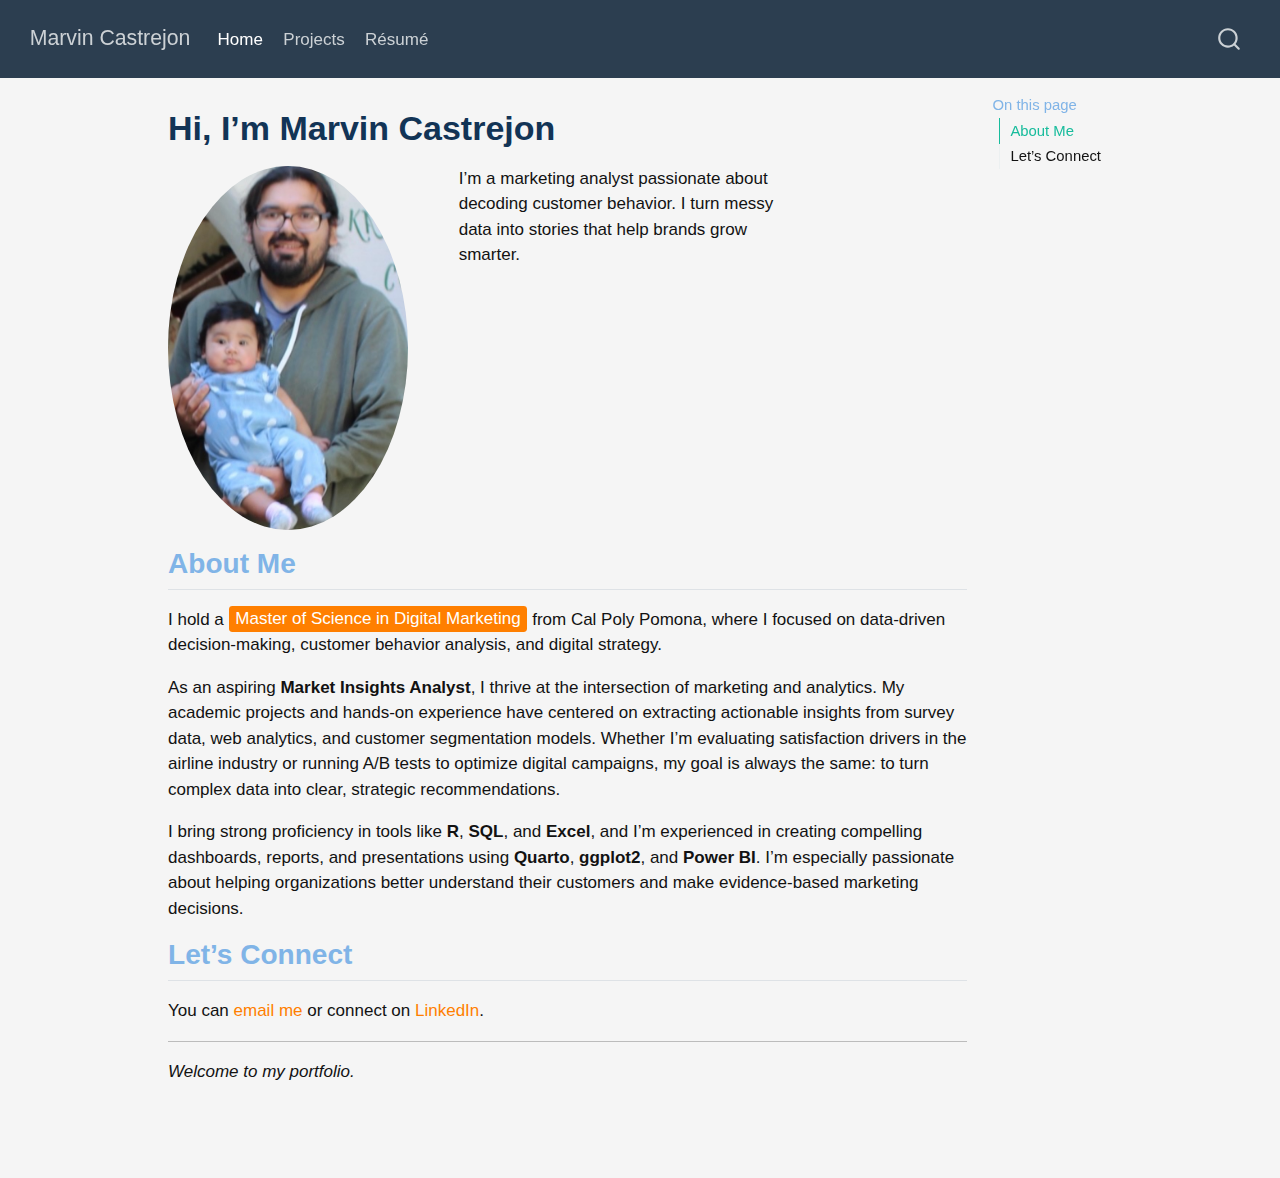
<file: docs/index.html>
<!DOCTYPE html>
<html xmlns="http://www.w3.org/1999/xhtml" lang="en" xml:lang="en"><head>

<meta charset="utf-8">
<meta name="generator" content="quarto-1.6.40">

<meta name="viewport" content="width=device-width, initial-scale=1.0, user-scalable=yes">


<title>Hi, I’m Marvin Castrejon – Marvin Castrejon</title>
<style>
code{white-space: pre-wrap;}
span.smallcaps{font-variant: small-caps;}
div.columns{display: flex; gap: min(4vw, 1.5em);}
div.column{flex: auto; overflow-x: auto;}
div.hanging-indent{margin-left: 1.5em; text-indent: -1.5em;}
ul.task-list{list-style: none;}
ul.task-list li input[type="checkbox"] {
  width: 0.8em;
  margin: 0 0.8em 0.2em -1em; /* quarto-specific, see https://github.com/quarto-dev/quarto-cli/issues/4556 */ 
  vertical-align: middle;
}
</style>


<script src="site_libs/quarto-nav/quarto-nav.js"></script>
<script src="site_libs/quarto-nav/headroom.min.js"></script>
<script src="site_libs/clipboard/clipboard.min.js"></script>
<script src="site_libs/quarto-search/autocomplete.umd.js"></script>
<script src="site_libs/quarto-search/fuse.min.js"></script>
<script src="site_libs/quarto-search/quarto-search.js"></script>
<meta name="quarto:offset" content="./">
<script src="site_libs/quarto-html/quarto.js"></script>
<script src="site_libs/quarto-html/popper.min.js"></script>
<script src="site_libs/quarto-html/tippy.umd.min.js"></script>
<script src="site_libs/quarto-html/anchor.min.js"></script>
<link href="site_libs/quarto-html/tippy.css" rel="stylesheet">
<link href="site_libs/quarto-html/quarto-syntax-highlighting-549806ee2085284f45b00abea8c6df48.css" rel="stylesheet" id="quarto-text-highlighting-styles">
<script src="site_libs/bootstrap/bootstrap.min.js"></script>
<link href="site_libs/bootstrap/bootstrap-icons.css" rel="stylesheet">
<link href="site_libs/bootstrap/bootstrap-82c6ef1f7c9fc44725b7ffcfd9dc3677.min.css" rel="stylesheet" append-hash="true" id="quarto-bootstrap" data-mode="light">
<script id="quarto-search-options" type="application/json">{
  "location": "navbar",
  "copy-button": false,
  "collapse-after": 3,
  "panel-placement": "end",
  "type": "overlay",
  "limit": 50,
  "keyboard-shortcut": [
    "f",
    "/",
    "s"
  ],
  "show-item-context": false,
  "language": {
    "search-no-results-text": "No results",
    "search-matching-documents-text": "matching documents",
    "search-copy-link-title": "Copy link to search",
    "search-hide-matches-text": "Hide additional matches",
    "search-more-match-text": "more match in this document",
    "search-more-matches-text": "more matches in this document",
    "search-clear-button-title": "Clear",
    "search-text-placeholder": "",
    "search-detached-cancel-button-title": "Cancel",
    "search-submit-button-title": "Submit",
    "search-label": "Search"
  }
}</script>


</head>

<body class="nav-fixed">

<div id="quarto-search-results"></div>
  <header id="quarto-header" class="headroom fixed-top">
    <nav class="navbar navbar-expand-lg " data-bs-theme="dark">
      <div class="navbar-container container-fluid">
      <div class="navbar-brand-container mx-auto">
    <a class="navbar-brand" href="./index.html">
    <span class="navbar-title">Marvin Castrejon</span>
    </a>
  </div>
            <div id="quarto-search" class="" title="Search"></div>
          <button class="navbar-toggler" type="button" data-bs-toggle="collapse" data-bs-target="#navbarCollapse" aria-controls="navbarCollapse" role="menu" aria-expanded="false" aria-label="Toggle navigation" onclick="if (window.quartoToggleHeadroom) { window.quartoToggleHeadroom(); }">
  <span class="navbar-toggler-icon"></span>
</button>
          <div class="collapse navbar-collapse" id="navbarCollapse">
            <ul class="navbar-nav navbar-nav-scroll me-auto">
  <li class="nav-item">
    <a class="nav-link active" href="./index.html" aria-current="page"> 
<span class="menu-text">Home</span></a>
  </li>  
  <li class="nav-item">
    <a class="nav-link" href="./projects.html"> 
<span class="menu-text">Projects</span></a>
  </li>  
  <li class="nav-item">
    <a class="nav-link" href="./resume.html"> 
<span class="menu-text">Résumé</span></a>
  </li>  
</ul>
          </div> <!-- /navcollapse -->
            <div class="quarto-navbar-tools">
</div>
      </div> <!-- /container-fluid -->
    </nav>
</header>
<!-- content -->
<div id="quarto-content" class="quarto-container page-columns page-rows-contents page-layout-article page-navbar">
<!-- sidebar -->
<!-- margin-sidebar -->
    <div id="quarto-margin-sidebar" class="sidebar margin-sidebar">
        <nav id="TOC" role="doc-toc" class="toc-active">
    <h2 id="toc-title">On this page</h2>
   
  <ul>
  <li><a href="#about-me" id="toc-about-me" class="nav-link active" data-scroll-target="#about-me">About Me</a></li>
  <li><a href="#lets-connect" id="toc-lets-connect" class="nav-link" data-scroll-target="#lets-connect">Let’s Connect</a></li>
  </ul>
</nav>
    </div>
<!-- main -->
<main class="content" id="quarto-document-content">

<header id="title-block-header" class="quarto-title-block default">
<div class="quarto-title">
<h1 class="title">Hi, I’m Marvin Castrejon</h1>
</div>



<div class="quarto-title-meta">

    
  
    
  </div>
  


</header>


<div class="columns">
<div class="column" style="width:30%;">
<p><img src="images/IMG_9438.jpg" class="img-fluid" style="border-radius: 50%;"></p>
</div><div class="column" style="padding-left: 3rem;">
<p>I’m a marketing analyst passionate about decoding customer behavior. I turn messy data into stories that help brands grow smarter.</p>
</div>
</div>
<section id="about-me" class="level2">
<h2 class="anchored" data-anchor-id="about-me">About Me</h2>
<p>I hold a <span class="highlight">Master of Science in Digital Marketing</span> from Cal Poly Pomona, where I focused on data-driven decision-making, customer behavior analysis, and digital strategy.</p>
<p>As an aspiring <strong>Market Insights Analyst</strong>, I thrive at the intersection of marketing and analytics. My academic projects and hands-on experience have centered on extracting actionable insights from survey data, web analytics, and customer segmentation models. Whether I’m evaluating satisfaction drivers in the airline industry or running A/B tests to optimize digital campaigns, my goal is always the same: to turn complex data into clear, strategic recommendations.</p>
<p>I bring strong proficiency in tools like <strong>R</strong>, <strong>SQL</strong>, and <strong>Excel</strong>, and I’m experienced in creating compelling dashboards, reports, and presentations using <strong>Quarto</strong>, <strong>ggplot2</strong>, and <strong>Power BI</strong>. I’m especially passionate about helping organizations better understand their customers and make evidence-based marketing decisions.</p>
</section>
<section id="lets-connect" class="level2">
<h2 class="anchored" data-anchor-id="lets-connect">Let’s Connect</h2>
<p>You can <a href="mcastrejon@cpp.edu">email me</a> or connect on <a href="https://www.linkedin.com/in/your-profile">LinkedIn</a>.</p>
<hr>
<p><em>Welcome to my portfolio.</em></p>


</section>

</main> <!-- /main -->
<script id="quarto-html-after-body" type="application/javascript">
window.document.addEventListener("DOMContentLoaded", function (event) {
  const toggleBodyColorMode = (bsSheetEl) => {
    const mode = bsSheetEl.getAttribute("data-mode");
    const bodyEl = window.document.querySelector("body");
    if (mode === "dark") {
      bodyEl.classList.add("quarto-dark");
      bodyEl.classList.remove("quarto-light");
    } else {
      bodyEl.classList.add("quarto-light");
      bodyEl.classList.remove("quarto-dark");
    }
  }
  const toggleBodyColorPrimary = () => {
    const bsSheetEl = window.document.querySelector("link#quarto-bootstrap");
    if (bsSheetEl) {
      toggleBodyColorMode(bsSheetEl);
    }
  }
  toggleBodyColorPrimary();  
  const icon = "";
  const anchorJS = new window.AnchorJS();
  anchorJS.options = {
    placement: 'right',
    icon: icon
  };
  anchorJS.add('.anchored');
  const isCodeAnnotation = (el) => {
    for (const clz of el.classList) {
      if (clz.startsWith('code-annotation-')) {                     
        return true;
      }
    }
    return false;
  }
  const onCopySuccess = function(e) {
    // button target
    const button = e.trigger;
    // don't keep focus
    button.blur();
    // flash "checked"
    button.classList.add('code-copy-button-checked');
    var currentTitle = button.getAttribute("title");
    button.setAttribute("title", "Copied!");
    let tooltip;
    if (window.bootstrap) {
      button.setAttribute("data-bs-toggle", "tooltip");
      button.setAttribute("data-bs-placement", "left");
      button.setAttribute("data-bs-title", "Copied!");
      tooltip = new bootstrap.Tooltip(button, 
        { trigger: "manual", 
          customClass: "code-copy-button-tooltip",
          offset: [0, -8]});
      tooltip.show();    
    }
    setTimeout(function() {
      if (tooltip) {
        tooltip.hide();
        button.removeAttribute("data-bs-title");
        button.removeAttribute("data-bs-toggle");
        button.removeAttribute("data-bs-placement");
      }
      button.setAttribute("title", currentTitle);
      button.classList.remove('code-copy-button-checked');
    }, 1000);
    // clear code selection
    e.clearSelection();
  }
  const getTextToCopy = function(trigger) {
      const codeEl = trigger.previousElementSibling.cloneNode(true);
      for (const childEl of codeEl.children) {
        if (isCodeAnnotation(childEl)) {
          childEl.remove();
        }
      }
      return codeEl.innerText;
  }
  const clipboard = new window.ClipboardJS('.code-copy-button:not([data-in-quarto-modal])', {
    text: getTextToCopy
  });
  clipboard.on('success', onCopySuccess);
  if (window.document.getElementById('quarto-embedded-source-code-modal')) {
    const clipboardModal = new window.ClipboardJS('.code-copy-button[data-in-quarto-modal]', {
      text: getTextToCopy,
      container: window.document.getElementById('quarto-embedded-source-code-modal')
    });
    clipboardModal.on('success', onCopySuccess);
  }
    var localhostRegex = new RegExp(/^(?:http|https):\/\/localhost\:?[0-9]*\//);
    var mailtoRegex = new RegExp(/^mailto:/);
      var filterRegex = new RegExp('/' + window.location.host + '/');
    var isInternal = (href) => {
        return filterRegex.test(href) || localhostRegex.test(href) || mailtoRegex.test(href);
    }
    // Inspect non-navigation links and adorn them if external
 	var links = window.document.querySelectorAll('a[href]:not(.nav-link):not(.navbar-brand):not(.toc-action):not(.sidebar-link):not(.sidebar-item-toggle):not(.pagination-link):not(.no-external):not([aria-hidden]):not(.dropdown-item):not(.quarto-navigation-tool):not(.about-link)');
    for (var i=0; i<links.length; i++) {
      const link = links[i];
      if (!isInternal(link.href)) {
        // undo the damage that might have been done by quarto-nav.js in the case of
        // links that we want to consider external
        if (link.dataset.originalHref !== undefined) {
          link.href = link.dataset.originalHref;
        }
      }
    }
  function tippyHover(el, contentFn, onTriggerFn, onUntriggerFn) {
    const config = {
      allowHTML: true,
      maxWidth: 500,
      delay: 100,
      arrow: false,
      appendTo: function(el) {
          return el.parentElement;
      },
      interactive: true,
      interactiveBorder: 10,
      theme: 'quarto',
      placement: 'bottom-start',
    };
    if (contentFn) {
      config.content = contentFn;
    }
    if (onTriggerFn) {
      config.onTrigger = onTriggerFn;
    }
    if (onUntriggerFn) {
      config.onUntrigger = onUntriggerFn;
    }
    window.tippy(el, config); 
  }
  const noterefs = window.document.querySelectorAll('a[role="doc-noteref"]');
  for (var i=0; i<noterefs.length; i++) {
    const ref = noterefs[i];
    tippyHover(ref, function() {
      // use id or data attribute instead here
      let href = ref.getAttribute('data-footnote-href') || ref.getAttribute('href');
      try { href = new URL(href).hash; } catch {}
      const id = href.replace(/^#\/?/, "");
      const note = window.document.getElementById(id);
      if (note) {
        return note.innerHTML;
      } else {
        return "";
      }
    });
  }
  const xrefs = window.document.querySelectorAll('a.quarto-xref');
  const processXRef = (id, note) => {
    // Strip column container classes
    const stripColumnClz = (el) => {
      el.classList.remove("page-full", "page-columns");
      if (el.children) {
        for (const child of el.children) {
          stripColumnClz(child);
        }
      }
    }
    stripColumnClz(note)
    if (id === null || id.startsWith('sec-')) {
      // Special case sections, only their first couple elements
      const container = document.createElement("div");
      if (note.children && note.children.length > 2) {
        container.appendChild(note.children[0].cloneNode(true));
        for (let i = 1; i < note.children.length; i++) {
          const child = note.children[i];
          if (child.tagName === "P" && child.innerText === "") {
            continue;
          } else {
            container.appendChild(child.cloneNode(true));
            break;
          }
        }
        if (window.Quarto?.typesetMath) {
          window.Quarto.typesetMath(container);
        }
        return container.innerHTML
      } else {
        if (window.Quarto?.typesetMath) {
          window.Quarto.typesetMath(note);
        }
        return note.innerHTML;
      }
    } else {
      // Remove any anchor links if they are present
      const anchorLink = note.querySelector('a.anchorjs-link');
      if (anchorLink) {
        anchorLink.remove();
      }
      if (window.Quarto?.typesetMath) {
        window.Quarto.typesetMath(note);
      }
      if (note.classList.contains("callout")) {
        return note.outerHTML;
      } else {
        return note.innerHTML;
      }
    }
  }
  for (var i=0; i<xrefs.length; i++) {
    const xref = xrefs[i];
    tippyHover(xref, undefined, function(instance) {
      instance.disable();
      let url = xref.getAttribute('href');
      let hash = undefined; 
      if (url.startsWith('#')) {
        hash = url;
      } else {
        try { hash = new URL(url).hash; } catch {}
      }
      if (hash) {
        const id = hash.replace(/^#\/?/, "");
        const note = window.document.getElementById(id);
        if (note !== null) {
          try {
            const html = processXRef(id, note.cloneNode(true));
            instance.setContent(html);
          } finally {
            instance.enable();
            instance.show();
          }
        } else {
          // See if we can fetch this
          fetch(url.split('#')[0])
          .then(res => res.text())
          .then(html => {
            const parser = new DOMParser();
            const htmlDoc = parser.parseFromString(html, "text/html");
            const note = htmlDoc.getElementById(id);
            if (note !== null) {
              const html = processXRef(id, note);
              instance.setContent(html);
            } 
          }).finally(() => {
            instance.enable();
            instance.show();
          });
        }
      } else {
        // See if we can fetch a full url (with no hash to target)
        // This is a special case and we should probably do some content thinning / targeting
        fetch(url)
        .then(res => res.text())
        .then(html => {
          const parser = new DOMParser();
          const htmlDoc = parser.parseFromString(html, "text/html");
          const note = htmlDoc.querySelector('main.content');
          if (note !== null) {
            // This should only happen for chapter cross references
            // (since there is no id in the URL)
            // remove the first header
            if (note.children.length > 0 && note.children[0].tagName === "HEADER") {
              note.children[0].remove();
            }
            const html = processXRef(null, note);
            instance.setContent(html);
          } 
        }).finally(() => {
          instance.enable();
          instance.show();
        });
      }
    }, function(instance) {
    });
  }
      let selectedAnnoteEl;
      const selectorForAnnotation = ( cell, annotation) => {
        let cellAttr = 'data-code-cell="' + cell + '"';
        let lineAttr = 'data-code-annotation="' +  annotation + '"';
        const selector = 'span[' + cellAttr + '][' + lineAttr + ']';
        return selector;
      }
      const selectCodeLines = (annoteEl) => {
        const doc = window.document;
        const targetCell = annoteEl.getAttribute("data-target-cell");
        const targetAnnotation = annoteEl.getAttribute("data-target-annotation");
        const annoteSpan = window.document.querySelector(selectorForAnnotation(targetCell, targetAnnotation));
        const lines = annoteSpan.getAttribute("data-code-lines").split(",");
        const lineIds = lines.map((line) => {
          return targetCell + "-" + line;
        })
        let top = null;
        let height = null;
        let parent = null;
        if (lineIds.length > 0) {
            //compute the position of the single el (top and bottom and make a div)
            const el = window.document.getElementById(lineIds[0]);
            top = el.offsetTop;
            height = el.offsetHeight;
            parent = el.parentElement.parentElement;
          if (lineIds.length > 1) {
            const lastEl = window.document.getElementById(lineIds[lineIds.length - 1]);
            const bottom = lastEl.offsetTop + lastEl.offsetHeight;
            height = bottom - top;
          }
          if (top !== null && height !== null && parent !== null) {
            // cook up a div (if necessary) and position it 
            let div = window.document.getElementById("code-annotation-line-highlight");
            if (div === null) {
              div = window.document.createElement("div");
              div.setAttribute("id", "code-annotation-line-highlight");
              div.style.position = 'absolute';
              parent.appendChild(div);
            }
            div.style.top = top - 2 + "px";
            div.style.height = height + 4 + "px";
            div.style.left = 0;
            let gutterDiv = window.document.getElementById("code-annotation-line-highlight-gutter");
            if (gutterDiv === null) {
              gutterDiv = window.document.createElement("div");
              gutterDiv.setAttribute("id", "code-annotation-line-highlight-gutter");
              gutterDiv.style.position = 'absolute';
              const codeCell = window.document.getElementById(targetCell);
              const gutter = codeCell.querySelector('.code-annotation-gutter');
              gutter.appendChild(gutterDiv);
            }
            gutterDiv.style.top = top - 2 + "px";
            gutterDiv.style.height = height + 4 + "px";
          }
          selectedAnnoteEl = annoteEl;
        }
      };
      const unselectCodeLines = () => {
        const elementsIds = ["code-annotation-line-highlight", "code-annotation-line-highlight-gutter"];
        elementsIds.forEach((elId) => {
          const div = window.document.getElementById(elId);
          if (div) {
            div.remove();
          }
        });
        selectedAnnoteEl = undefined;
      };
        // Handle positioning of the toggle
    window.addEventListener(
      "resize",
      throttle(() => {
        elRect = undefined;
        if (selectedAnnoteEl) {
          selectCodeLines(selectedAnnoteEl);
        }
      }, 10)
    );
    function throttle(fn, ms) {
    let throttle = false;
    let timer;
      return (...args) => {
        if(!throttle) { // first call gets through
            fn.apply(this, args);
            throttle = true;
        } else { // all the others get throttled
            if(timer) clearTimeout(timer); // cancel #2
            timer = setTimeout(() => {
              fn.apply(this, args);
              timer = throttle = false;
            }, ms);
        }
      };
    }
      // Attach click handler to the DT
      const annoteDls = window.document.querySelectorAll('dt[data-target-cell]');
      for (const annoteDlNode of annoteDls) {
        annoteDlNode.addEventListener('click', (event) => {
          const clickedEl = event.target;
          if (clickedEl !== selectedAnnoteEl) {
            unselectCodeLines();
            const activeEl = window.document.querySelector('dt[data-target-cell].code-annotation-active');
            if (activeEl) {
              activeEl.classList.remove('code-annotation-active');
            }
            selectCodeLines(clickedEl);
            clickedEl.classList.add('code-annotation-active');
          } else {
            // Unselect the line
            unselectCodeLines();
            clickedEl.classList.remove('code-annotation-active');
          }
        });
      }
  const findCites = (el) => {
    const parentEl = el.parentElement;
    if (parentEl) {
      const cites = parentEl.dataset.cites;
      if (cites) {
        return {
          el,
          cites: cites.split(' ')
        };
      } else {
        return findCites(el.parentElement)
      }
    } else {
      return undefined;
    }
  };
  var bibliorefs = window.document.querySelectorAll('a[role="doc-biblioref"]');
  for (var i=0; i<bibliorefs.length; i++) {
    const ref = bibliorefs[i];
    const citeInfo = findCites(ref);
    if (citeInfo) {
      tippyHover(citeInfo.el, function() {
        var popup = window.document.createElement('div');
        citeInfo.cites.forEach(function(cite) {
          var citeDiv = window.document.createElement('div');
          citeDiv.classList.add('hanging-indent');
          citeDiv.classList.add('csl-entry');
          var biblioDiv = window.document.getElementById('ref-' + cite);
          if (biblioDiv) {
            citeDiv.innerHTML = biblioDiv.innerHTML;
          }
          popup.appendChild(citeDiv);
        });
        return popup.innerHTML;
      });
    }
  }
});
</script>
</div> <!-- /content -->




</body></html>
</file>
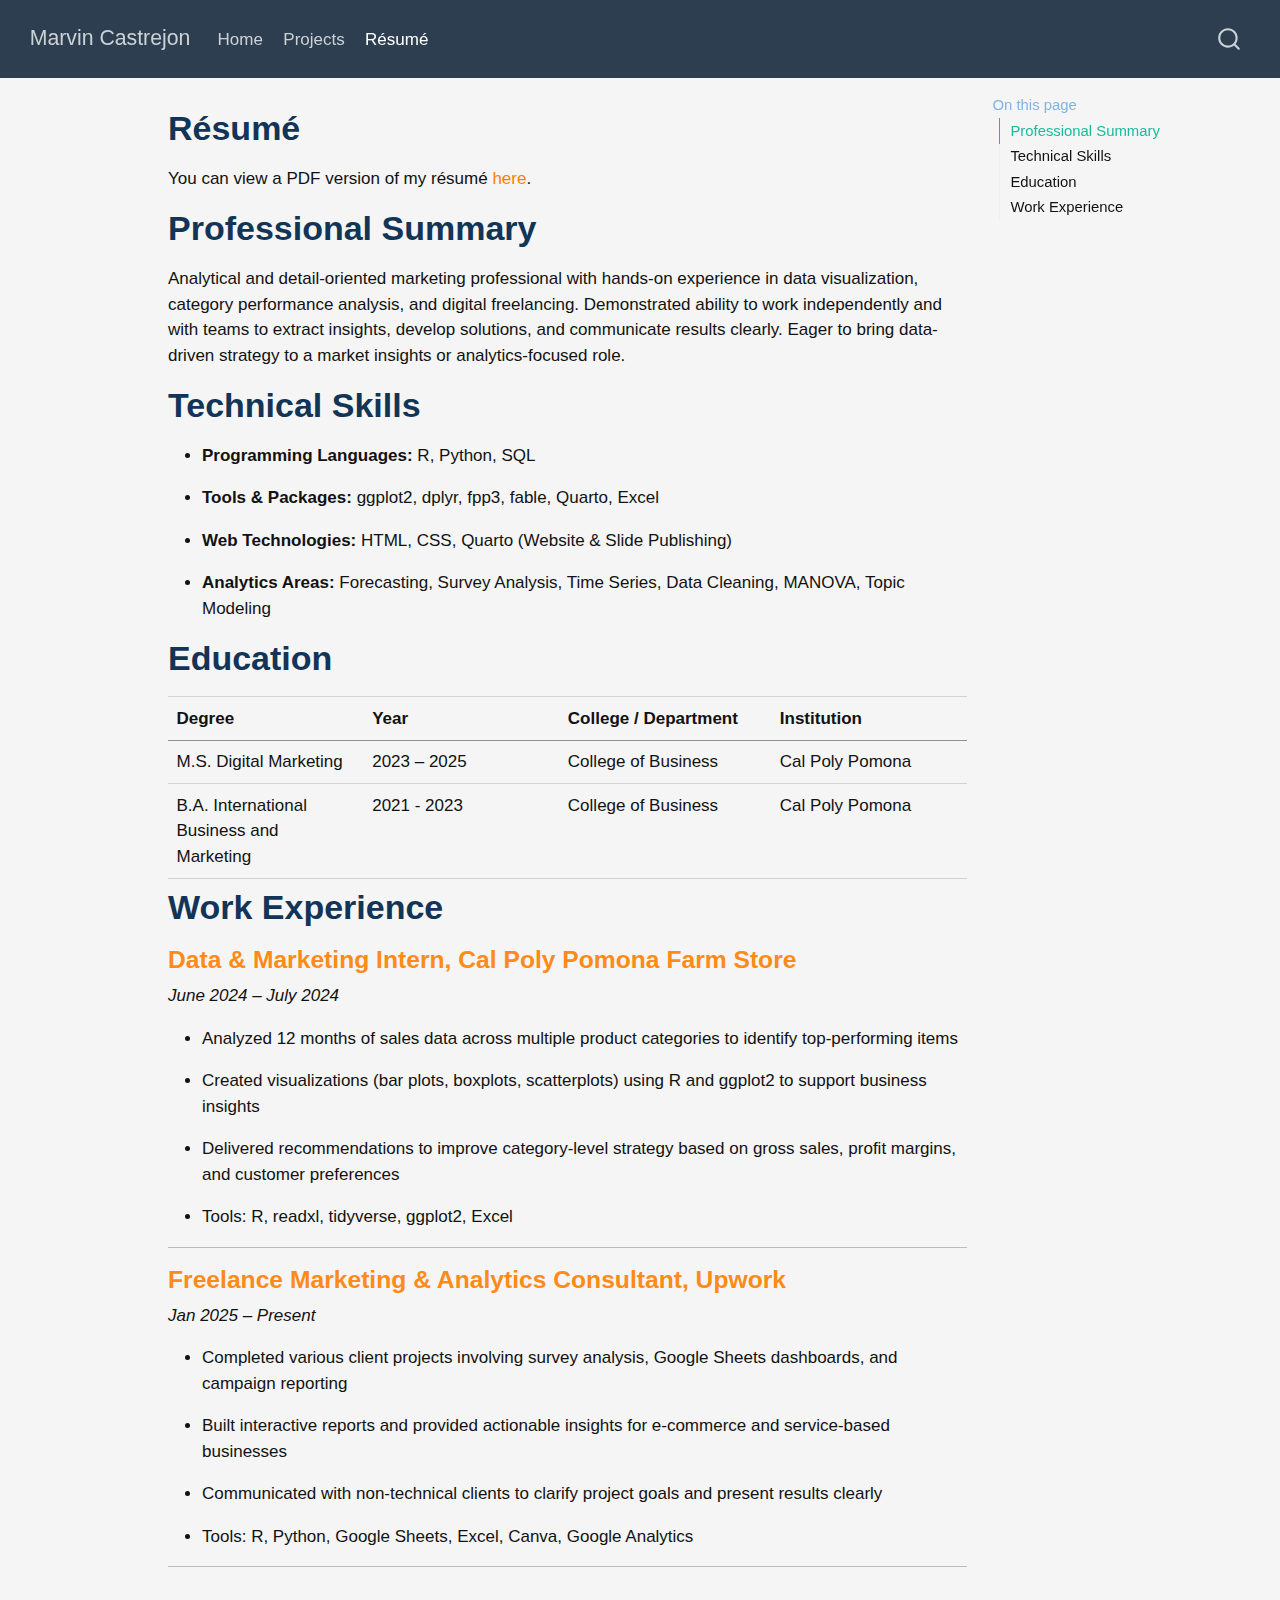
<file: docs/resume.html>
<!DOCTYPE html>
<html xmlns="http://www.w3.org/1999/xhtml" lang="en" xml:lang="en"><head>

<meta charset="utf-8">
<meta name="generator" content="quarto-1.6.40">

<meta name="viewport" content="width=device-width, initial-scale=1.0, user-scalable=yes">


<title>Résumé – Marvin Castrejon</title>
<style>
code{white-space: pre-wrap;}
span.smallcaps{font-variant: small-caps;}
div.columns{display: flex; gap: min(4vw, 1.5em);}
div.column{flex: auto; overflow-x: auto;}
div.hanging-indent{margin-left: 1.5em; text-indent: -1.5em;}
ul.task-list{list-style: none;}
ul.task-list li input[type="checkbox"] {
  width: 0.8em;
  margin: 0 0.8em 0.2em -1em; /* quarto-specific, see https://github.com/quarto-dev/quarto-cli/issues/4556 */ 
  vertical-align: middle;
}
</style>


<script src="site_libs/quarto-nav/quarto-nav.js"></script>
<script src="site_libs/quarto-nav/headroom.min.js"></script>
<script src="site_libs/clipboard/clipboard.min.js"></script>
<script src="site_libs/quarto-search/autocomplete.umd.js"></script>
<script src="site_libs/quarto-search/fuse.min.js"></script>
<script src="site_libs/quarto-search/quarto-search.js"></script>
<meta name="quarto:offset" content="./">
<script src="site_libs/quarto-html/quarto.js"></script>
<script src="site_libs/quarto-html/popper.min.js"></script>
<script src="site_libs/quarto-html/tippy.umd.min.js"></script>
<script src="site_libs/quarto-html/anchor.min.js"></script>
<link href="site_libs/quarto-html/tippy.css" rel="stylesheet">
<link href="site_libs/quarto-html/quarto-syntax-highlighting-549806ee2085284f45b00abea8c6df48.css" rel="stylesheet" id="quarto-text-highlighting-styles">
<script src="site_libs/bootstrap/bootstrap.min.js"></script>
<link href="site_libs/bootstrap/bootstrap-icons.css" rel="stylesheet">
<link href="site_libs/bootstrap/bootstrap-82c6ef1f7c9fc44725b7ffcfd9dc3677.min.css" rel="stylesheet" append-hash="true" id="quarto-bootstrap" data-mode="light">
<script id="quarto-search-options" type="application/json">{
  "location": "navbar",
  "copy-button": false,
  "collapse-after": 3,
  "panel-placement": "end",
  "type": "overlay",
  "limit": 50,
  "keyboard-shortcut": [
    "f",
    "/",
    "s"
  ],
  "show-item-context": false,
  "language": {
    "search-no-results-text": "No results",
    "search-matching-documents-text": "matching documents",
    "search-copy-link-title": "Copy link to search",
    "search-hide-matches-text": "Hide additional matches",
    "search-more-match-text": "more match in this document",
    "search-more-matches-text": "more matches in this document",
    "search-clear-button-title": "Clear",
    "search-text-placeholder": "",
    "search-detached-cancel-button-title": "Cancel",
    "search-submit-button-title": "Submit",
    "search-label": "Search"
  }
}</script>


</head>

<body class="nav-fixed">

<div id="quarto-search-results"></div>
  <header id="quarto-header" class="headroom fixed-top">
    <nav class="navbar navbar-expand-lg " data-bs-theme="dark">
      <div class="navbar-container container-fluid">
      <div class="navbar-brand-container mx-auto">
    <a class="navbar-brand" href="./index.html">
    <span class="navbar-title">Marvin Castrejon</span>
    </a>
  </div>
            <div id="quarto-search" class="" title="Search"></div>
          <button class="navbar-toggler" type="button" data-bs-toggle="collapse" data-bs-target="#navbarCollapse" aria-controls="navbarCollapse" role="menu" aria-expanded="false" aria-label="Toggle navigation" onclick="if (window.quartoToggleHeadroom) { window.quartoToggleHeadroom(); }">
  <span class="navbar-toggler-icon"></span>
</button>
          <div class="collapse navbar-collapse" id="navbarCollapse">
            <ul class="navbar-nav navbar-nav-scroll me-auto">
  <li class="nav-item">
    <a class="nav-link" href="./index.html"> 
<span class="menu-text">Home</span></a>
  </li>  
  <li class="nav-item">
    <a class="nav-link" href="./projects.html"> 
<span class="menu-text">Projects</span></a>
  </li>  
  <li class="nav-item">
    <a class="nav-link active" href="./resume.html" aria-current="page"> 
<span class="menu-text">Résumé</span></a>
  </li>  
</ul>
          </div> <!-- /navcollapse -->
            <div class="quarto-navbar-tools">
</div>
      </div> <!-- /container-fluid -->
    </nav>
</header>
<!-- content -->
<div id="quarto-content" class="quarto-container page-columns page-rows-contents page-layout-article page-navbar">
<!-- sidebar -->
<!-- margin-sidebar -->
    <div id="quarto-margin-sidebar" class="sidebar margin-sidebar">
        <nav id="TOC" role="doc-toc" class="toc-active">
    <h2 id="toc-title">On this page</h2>
   
  <ul>
  <li><a href="#professional-summary" id="toc-professional-summary" class="nav-link active" data-scroll-target="#professional-summary">Professional Summary</a></li>
  <li><a href="#technical-skills" id="toc-technical-skills" class="nav-link" data-scroll-target="#technical-skills">Technical Skills</a></li>
  <li><a href="#education" id="toc-education" class="nav-link" data-scroll-target="#education">Education</a></li>
  <li><a href="#work-experience" id="toc-work-experience" class="nav-link" data-scroll-target="#work-experience">Work Experience</a>
  <ul class="collapse">
  <li><a href="#data-marketing-intern-cal-poly-pomona-farm-store" id="toc-data-marketing-intern-cal-poly-pomona-farm-store" class="nav-link" data-scroll-target="#data-marketing-intern-cal-poly-pomona-farm-store">Data &amp; Marketing Intern, Cal Poly Pomona Farm Store</a></li>
  <li><a href="#freelance-marketing-analytics-consultant-upwork" id="toc-freelance-marketing-analytics-consultant-upwork" class="nav-link" data-scroll-target="#freelance-marketing-analytics-consultant-upwork">Freelance Marketing &amp; Analytics Consultant, Upwork</a></li>
  </ul></li>
  </ul>
</nav>
    </div>
<!-- main -->
<main class="content" id="quarto-document-content">

<header id="title-block-header" class="quarto-title-block default">
<div class="quarto-title">
<h1 class="title">Résumé</h1>
</div>



<div class="quarto-title-meta">

    
  
    
  </div>
  


</header>


<p>You can view a PDF version of my résumé <a href="resume/Resume.pdf">here</a>.</p>
<section id="professional-summary" class="level1">
<h1>Professional Summary</h1>
<p>Analytical and detail-oriented marketing professional with hands-on experience in data visualization, category performance analysis, and digital freelancing. Demonstrated ability to work independently and with teams to extract insights, develop solutions, and communicate results clearly. Eager to bring data-driven strategy to a market insights or analytics-focused role.</p>
</section>
<section id="technical-skills" class="level1">
<h1>Technical Skills</h1>
<ul>
<li><p><strong>Programming Languages:</strong> R, Python, SQL</p></li>
<li><p><strong>Tools &amp; Packages:</strong> ggplot2, dplyr, fpp3, fable, Quarto, Excel</p></li>
<li><p><strong>Web Technologies:</strong> HTML, CSS, Quarto (Website &amp; Slide Publishing)</p></li>
<li><p><strong>Analytics Areas:</strong> Forecasting, Survey Analysis, Time Series, Data Cleaning, MANOVA, Topic Modeling</p></li>
</ul>
</section>
<section id="education" class="level1">
<h1>Education</h1>
<table class="caption-top table">
<colgroup>
<col style="width: 24%">
<col style="width: 24%">
<col style="width: 26%">
<col style="width: 24%">
</colgroup>
<thead>
<tr class="header">
<th>Degree</th>
<th>Year</th>
<th>College / Department</th>
<th>Institution</th>
</tr>
</thead>
<tbody>
<tr class="odd">
<td>M.S. Digital Marketing</td>
<td>2023 – 2025</td>
<td>College of Business</td>
<td>Cal Poly Pomona</td>
</tr>
<tr class="even">
<td>B.A. International Business and Marketing</td>
<td>2021 - 2023</td>
<td>College of Business</td>
<td>Cal Poly Pomona</td>
</tr>
</tbody>
</table>
</section>
<section id="work-experience" class="level1">
<h1>Work Experience</h1>
<section id="data-marketing-intern-cal-poly-pomona-farm-store" class="level3">
<h3 class="anchored" data-anchor-id="data-marketing-intern-cal-poly-pomona-farm-store">Data &amp; Marketing Intern, Cal Poly Pomona Farm Store</h3>
<p><em>June 2024 – July 2024</em></p>
<ul>
<li><p>Analyzed 12 months of sales data across multiple product categories to identify top-performing items</p></li>
<li><p>Created visualizations (bar plots, boxplots, scatterplots) using R and ggplot2 to support business insights</p></li>
<li><p>Delivered recommendations to improve category-level strategy based on gross sales, profit margins, and customer preferences</p></li>
<li><p>Tools: R, readxl, tidyverse, ggplot2, Excel</p></li>
</ul>
<hr>
</section>
<section id="freelance-marketing-analytics-consultant-upwork" class="level3">
<h3 class="anchored" data-anchor-id="freelance-marketing-analytics-consultant-upwork">Freelance Marketing &amp; Analytics Consultant, Upwork</h3>
<p><em>Jan 2025 – Present</em></p>
<ul>
<li><p>Completed various client projects involving survey analysis, Google Sheets dashboards, and campaign reporting</p></li>
<li><p>Built interactive reports and provided actionable insights for e-commerce and service-based businesses</p></li>
<li><p>Communicated with non-technical clients to clarify project goals and present results clearly</p></li>
<li><p>Tools: R, Python, Google Sheets, Excel, Canva, Google Analytics</p></li>
</ul>
<hr>


</section>
</section>

</main> <!-- /main -->
<script id="quarto-html-after-body" type="application/javascript">
window.document.addEventListener("DOMContentLoaded", function (event) {
  const toggleBodyColorMode = (bsSheetEl) => {
    const mode = bsSheetEl.getAttribute("data-mode");
    const bodyEl = window.document.querySelector("body");
    if (mode === "dark") {
      bodyEl.classList.add("quarto-dark");
      bodyEl.classList.remove("quarto-light");
    } else {
      bodyEl.classList.add("quarto-light");
      bodyEl.classList.remove("quarto-dark");
    }
  }
  const toggleBodyColorPrimary = () => {
    const bsSheetEl = window.document.querySelector("link#quarto-bootstrap");
    if (bsSheetEl) {
      toggleBodyColorMode(bsSheetEl);
    }
  }
  toggleBodyColorPrimary();  
  const icon = "";
  const anchorJS = new window.AnchorJS();
  anchorJS.options = {
    placement: 'right',
    icon: icon
  };
  anchorJS.add('.anchored');
  const isCodeAnnotation = (el) => {
    for (const clz of el.classList) {
      if (clz.startsWith('code-annotation-')) {                     
        return true;
      }
    }
    return false;
  }
  const onCopySuccess = function(e) {
    // button target
    const button = e.trigger;
    // don't keep focus
    button.blur();
    // flash "checked"
    button.classList.add('code-copy-button-checked');
    var currentTitle = button.getAttribute("title");
    button.setAttribute("title", "Copied!");
    let tooltip;
    if (window.bootstrap) {
      button.setAttribute("data-bs-toggle", "tooltip");
      button.setAttribute("data-bs-placement", "left");
      button.setAttribute("data-bs-title", "Copied!");
      tooltip = new bootstrap.Tooltip(button, 
        { trigger: "manual", 
          customClass: "code-copy-button-tooltip",
          offset: [0, -8]});
      tooltip.show();    
    }
    setTimeout(function() {
      if (tooltip) {
        tooltip.hide();
        button.removeAttribute("data-bs-title");
        button.removeAttribute("data-bs-toggle");
        button.removeAttribute("data-bs-placement");
      }
      button.setAttribute("title", currentTitle);
      button.classList.remove('code-copy-button-checked');
    }, 1000);
    // clear code selection
    e.clearSelection();
  }
  const getTextToCopy = function(trigger) {
      const codeEl = trigger.previousElementSibling.cloneNode(true);
      for (const childEl of codeEl.children) {
        if (isCodeAnnotation(childEl)) {
          childEl.remove();
        }
      }
      return codeEl.innerText;
  }
  const clipboard = new window.ClipboardJS('.code-copy-button:not([data-in-quarto-modal])', {
    text: getTextToCopy
  });
  clipboard.on('success', onCopySuccess);
  if (window.document.getElementById('quarto-embedded-source-code-modal')) {
    const clipboardModal = new window.ClipboardJS('.code-copy-button[data-in-quarto-modal]', {
      text: getTextToCopy,
      container: window.document.getElementById('quarto-embedded-source-code-modal')
    });
    clipboardModal.on('success', onCopySuccess);
  }
    var localhostRegex = new RegExp(/^(?:http|https):\/\/localhost\:?[0-9]*\//);
    var mailtoRegex = new RegExp(/^mailto:/);
      var filterRegex = new RegExp('/' + window.location.host + '/');
    var isInternal = (href) => {
        return filterRegex.test(href) || localhostRegex.test(href) || mailtoRegex.test(href);
    }
    // Inspect non-navigation links and adorn them if external
 	var links = window.document.querySelectorAll('a[href]:not(.nav-link):not(.navbar-brand):not(.toc-action):not(.sidebar-link):not(.sidebar-item-toggle):not(.pagination-link):not(.no-external):not([aria-hidden]):not(.dropdown-item):not(.quarto-navigation-tool):not(.about-link)');
    for (var i=0; i<links.length; i++) {
      const link = links[i];
      if (!isInternal(link.href)) {
        // undo the damage that might have been done by quarto-nav.js in the case of
        // links that we want to consider external
        if (link.dataset.originalHref !== undefined) {
          link.href = link.dataset.originalHref;
        }
      }
    }
  function tippyHover(el, contentFn, onTriggerFn, onUntriggerFn) {
    const config = {
      allowHTML: true,
      maxWidth: 500,
      delay: 100,
      arrow: false,
      appendTo: function(el) {
          return el.parentElement;
      },
      interactive: true,
      interactiveBorder: 10,
      theme: 'quarto',
      placement: 'bottom-start',
    };
    if (contentFn) {
      config.content = contentFn;
    }
    if (onTriggerFn) {
      config.onTrigger = onTriggerFn;
    }
    if (onUntriggerFn) {
      config.onUntrigger = onUntriggerFn;
    }
    window.tippy(el, config); 
  }
  const noterefs = window.document.querySelectorAll('a[role="doc-noteref"]');
  for (var i=0; i<noterefs.length; i++) {
    const ref = noterefs[i];
    tippyHover(ref, function() {
      // use id or data attribute instead here
      let href = ref.getAttribute('data-footnote-href') || ref.getAttribute('href');
      try { href = new URL(href).hash; } catch {}
      const id = href.replace(/^#\/?/, "");
      const note = window.document.getElementById(id);
      if (note) {
        return note.innerHTML;
      } else {
        return "";
      }
    });
  }
  const xrefs = window.document.querySelectorAll('a.quarto-xref');
  const processXRef = (id, note) => {
    // Strip column container classes
    const stripColumnClz = (el) => {
      el.classList.remove("page-full", "page-columns");
      if (el.children) {
        for (const child of el.children) {
          stripColumnClz(child);
        }
      }
    }
    stripColumnClz(note)
    if (id === null || id.startsWith('sec-')) {
      // Special case sections, only their first couple elements
      const container = document.createElement("div");
      if (note.children && note.children.length > 2) {
        container.appendChild(note.children[0].cloneNode(true));
        for (let i = 1; i < note.children.length; i++) {
          const child = note.children[i];
          if (child.tagName === "P" && child.innerText === "") {
            continue;
          } else {
            container.appendChild(child.cloneNode(true));
            break;
          }
        }
        if (window.Quarto?.typesetMath) {
          window.Quarto.typesetMath(container);
        }
        return container.innerHTML
      } else {
        if (window.Quarto?.typesetMath) {
          window.Quarto.typesetMath(note);
        }
        return note.innerHTML;
      }
    } else {
      // Remove any anchor links if they are present
      const anchorLink = note.querySelector('a.anchorjs-link');
      if (anchorLink) {
        anchorLink.remove();
      }
      if (window.Quarto?.typesetMath) {
        window.Quarto.typesetMath(note);
      }
      if (note.classList.contains("callout")) {
        return note.outerHTML;
      } else {
        return note.innerHTML;
      }
    }
  }
  for (var i=0; i<xrefs.length; i++) {
    const xref = xrefs[i];
    tippyHover(xref, undefined, function(instance) {
      instance.disable();
      let url = xref.getAttribute('href');
      let hash = undefined; 
      if (url.startsWith('#')) {
        hash = url;
      } else {
        try { hash = new URL(url).hash; } catch {}
      }
      if (hash) {
        const id = hash.replace(/^#\/?/, "");
        const note = window.document.getElementById(id);
        if (note !== null) {
          try {
            const html = processXRef(id, note.cloneNode(true));
            instance.setContent(html);
          } finally {
            instance.enable();
            instance.show();
          }
        } else {
          // See if we can fetch this
          fetch(url.split('#')[0])
          .then(res => res.text())
          .then(html => {
            const parser = new DOMParser();
            const htmlDoc = parser.parseFromString(html, "text/html");
            const note = htmlDoc.getElementById(id);
            if (note !== null) {
              const html = processXRef(id, note);
              instance.setContent(html);
            } 
          }).finally(() => {
            instance.enable();
            instance.show();
          });
        }
      } else {
        // See if we can fetch a full url (with no hash to target)
        // This is a special case and we should probably do some content thinning / targeting
        fetch(url)
        .then(res => res.text())
        .then(html => {
          const parser = new DOMParser();
          const htmlDoc = parser.parseFromString(html, "text/html");
          const note = htmlDoc.querySelector('main.content');
          if (note !== null) {
            // This should only happen for chapter cross references
            // (since there is no id in the URL)
            // remove the first header
            if (note.children.length > 0 && note.children[0].tagName === "HEADER") {
              note.children[0].remove();
            }
            const html = processXRef(null, note);
            instance.setContent(html);
          } 
        }).finally(() => {
          instance.enable();
          instance.show();
        });
      }
    }, function(instance) {
    });
  }
      let selectedAnnoteEl;
      const selectorForAnnotation = ( cell, annotation) => {
        let cellAttr = 'data-code-cell="' + cell + '"';
        let lineAttr = 'data-code-annotation="' +  annotation + '"';
        const selector = 'span[' + cellAttr + '][' + lineAttr + ']';
        return selector;
      }
      const selectCodeLines = (annoteEl) => {
        const doc = window.document;
        const targetCell = annoteEl.getAttribute("data-target-cell");
        const targetAnnotation = annoteEl.getAttribute("data-target-annotation");
        const annoteSpan = window.document.querySelector(selectorForAnnotation(targetCell, targetAnnotation));
        const lines = annoteSpan.getAttribute("data-code-lines").split(",");
        const lineIds = lines.map((line) => {
          return targetCell + "-" + line;
        })
        let top = null;
        let height = null;
        let parent = null;
        if (lineIds.length > 0) {
            //compute the position of the single el (top and bottom and make a div)
            const el = window.document.getElementById(lineIds[0]);
            top = el.offsetTop;
            height = el.offsetHeight;
            parent = el.parentElement.parentElement;
          if (lineIds.length > 1) {
            const lastEl = window.document.getElementById(lineIds[lineIds.length - 1]);
            const bottom = lastEl.offsetTop + lastEl.offsetHeight;
            height = bottom - top;
          }
          if (top !== null && height !== null && parent !== null) {
            // cook up a div (if necessary) and position it 
            let div = window.document.getElementById("code-annotation-line-highlight");
            if (div === null) {
              div = window.document.createElement("div");
              div.setAttribute("id", "code-annotation-line-highlight");
              div.style.position = 'absolute';
              parent.appendChild(div);
            }
            div.style.top = top - 2 + "px";
            div.style.height = height + 4 + "px";
            div.style.left = 0;
            let gutterDiv = window.document.getElementById("code-annotation-line-highlight-gutter");
            if (gutterDiv === null) {
              gutterDiv = window.document.createElement("div");
              gutterDiv.setAttribute("id", "code-annotation-line-highlight-gutter");
              gutterDiv.style.position = 'absolute';
              const codeCell = window.document.getElementById(targetCell);
              const gutter = codeCell.querySelector('.code-annotation-gutter');
              gutter.appendChild(gutterDiv);
            }
            gutterDiv.style.top = top - 2 + "px";
            gutterDiv.style.height = height + 4 + "px";
          }
          selectedAnnoteEl = annoteEl;
        }
      };
      const unselectCodeLines = () => {
        const elementsIds = ["code-annotation-line-highlight", "code-annotation-line-highlight-gutter"];
        elementsIds.forEach((elId) => {
          const div = window.document.getElementById(elId);
          if (div) {
            div.remove();
          }
        });
        selectedAnnoteEl = undefined;
      };
        // Handle positioning of the toggle
    window.addEventListener(
      "resize",
      throttle(() => {
        elRect = undefined;
        if (selectedAnnoteEl) {
          selectCodeLines(selectedAnnoteEl);
        }
      }, 10)
    );
    function throttle(fn, ms) {
    let throttle = false;
    let timer;
      return (...args) => {
        if(!throttle) { // first call gets through
            fn.apply(this, args);
            throttle = true;
        } else { // all the others get throttled
            if(timer) clearTimeout(timer); // cancel #2
            timer = setTimeout(() => {
              fn.apply(this, args);
              timer = throttle = false;
            }, ms);
        }
      };
    }
      // Attach click handler to the DT
      const annoteDls = window.document.querySelectorAll('dt[data-target-cell]');
      for (const annoteDlNode of annoteDls) {
        annoteDlNode.addEventListener('click', (event) => {
          const clickedEl = event.target;
          if (clickedEl !== selectedAnnoteEl) {
            unselectCodeLines();
            const activeEl = window.document.querySelector('dt[data-target-cell].code-annotation-active');
            if (activeEl) {
              activeEl.classList.remove('code-annotation-active');
            }
            selectCodeLines(clickedEl);
            clickedEl.classList.add('code-annotation-active');
          } else {
            // Unselect the line
            unselectCodeLines();
            clickedEl.classList.remove('code-annotation-active');
          }
        });
      }
  const findCites = (el) => {
    const parentEl = el.parentElement;
    if (parentEl) {
      const cites = parentEl.dataset.cites;
      if (cites) {
        return {
          el,
          cites: cites.split(' ')
        };
      } else {
        return findCites(el.parentElement)
      }
    } else {
      return undefined;
    }
  };
  var bibliorefs = window.document.querySelectorAll('a[role="doc-biblioref"]');
  for (var i=0; i<bibliorefs.length; i++) {
    const ref = bibliorefs[i];
    const citeInfo = findCites(ref);
    if (citeInfo) {
      tippyHover(citeInfo.el, function() {
        var popup = window.document.createElement('div');
        citeInfo.cites.forEach(function(cite) {
          var citeDiv = window.document.createElement('div');
          citeDiv.classList.add('hanging-indent');
          citeDiv.classList.add('csl-entry');
          var biblioDiv = window.document.getElementById('ref-' + cite);
          if (biblioDiv) {
            citeDiv.innerHTML = biblioDiv.innerHTML;
          }
          popup.appendChild(citeDiv);
        });
        return popup.innerHTML;
      });
    }
  }
});
</script>
</div> <!-- /content -->




</body></html>
</file>
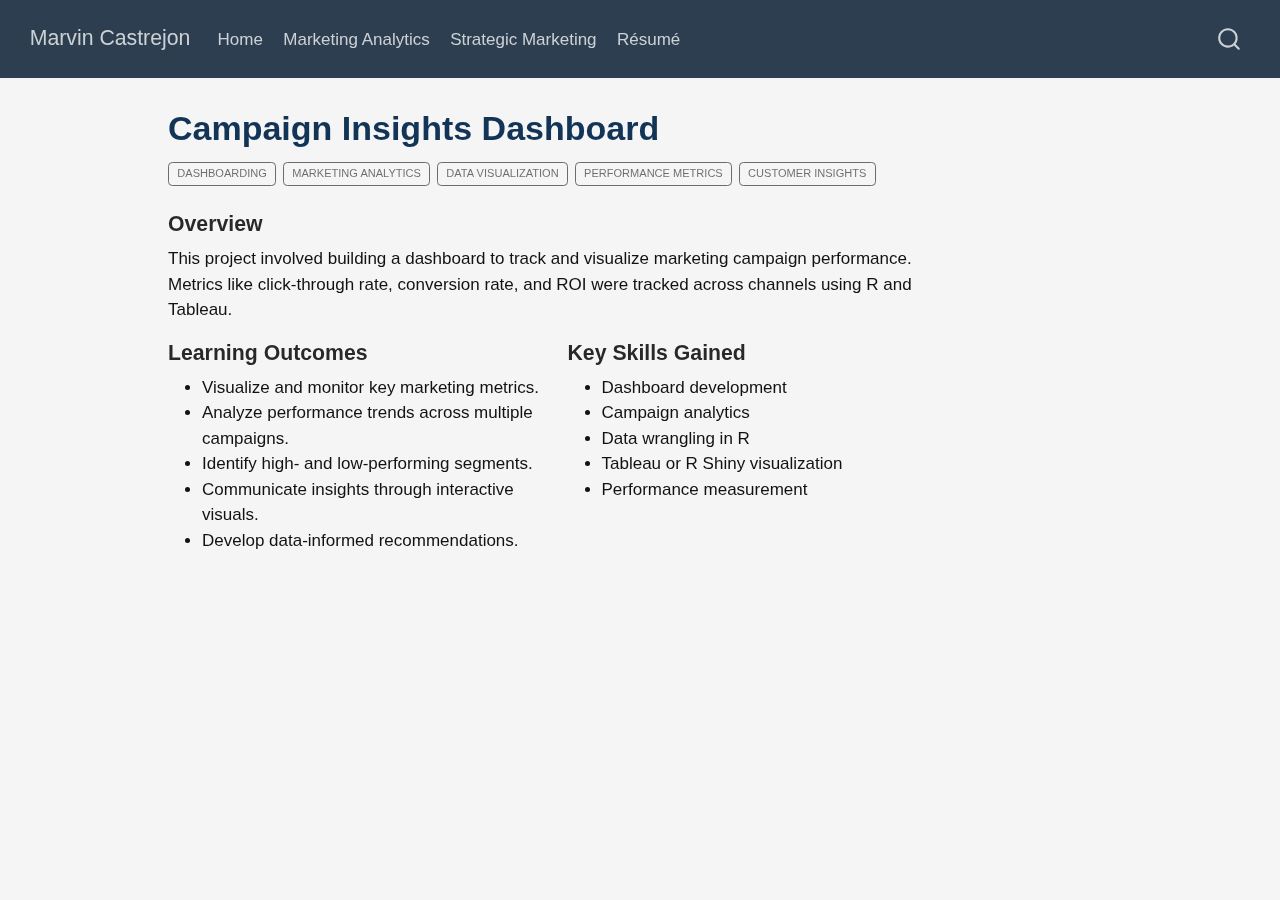
<file: docs/listings/01-campaign-insights-dashboard.html>
<!DOCTYPE html>
<html xmlns="http://www.w3.org/1999/xhtml" lang="en" xml:lang="en"><head>

<meta charset="utf-8">
<meta name="generator" content="quarto-1.6.40">

<meta name="viewport" content="width=device-width, initial-scale=1.0, user-scalable=yes">


<title>Campaign Insights Dashboard – Marvin Castrejon</title>
<style>
code{white-space: pre-wrap;}
span.smallcaps{font-variant: small-caps;}
div.columns{display: flex; gap: min(4vw, 1.5em);}
div.column{flex: auto; overflow-x: auto;}
div.hanging-indent{margin-left: 1.5em; text-indent: -1.5em;}
ul.task-list{list-style: none;}
ul.task-list li input[type="checkbox"] {
  width: 0.8em;
  margin: 0 0.8em 0.2em -1em; /* quarto-specific, see https://github.com/quarto-dev/quarto-cli/issues/4556 */ 
  vertical-align: middle;
}
</style>


<script src="../site_libs/quarto-nav/quarto-nav.js"></script>
<script src="../site_libs/quarto-nav/headroom.min.js"></script>
<script src="../site_libs/clipboard/clipboard.min.js"></script>
<script src="../site_libs/quarto-search/autocomplete.umd.js"></script>
<script src="../site_libs/quarto-search/fuse.min.js"></script>
<script src="../site_libs/quarto-search/quarto-search.js"></script>
<meta name="quarto:offset" content="../">
<script src="../site_libs/quarto-html/quarto.js"></script>
<script src="../site_libs/quarto-html/popper.min.js"></script>
<script src="../site_libs/quarto-html/tippy.umd.min.js"></script>
<script src="../site_libs/quarto-html/anchor.min.js"></script>
<link href="../site_libs/quarto-html/tippy.css" rel="stylesheet">
<link href="../site_libs/quarto-html/quarto-syntax-highlighting-549806ee2085284f45b00abea8c6df48.css" rel="stylesheet" id="quarto-text-highlighting-styles">
<script src="../site_libs/bootstrap/bootstrap.min.js"></script>
<link href="../site_libs/bootstrap/bootstrap-icons.css" rel="stylesheet">
<link href="../site_libs/bootstrap/bootstrap-82c6ef1f7c9fc44725b7ffcfd9dc3677.min.css" rel="stylesheet" append-hash="true" id="quarto-bootstrap" data-mode="light">
<script id="quarto-search-options" type="application/json">{
  "location": "navbar",
  "copy-button": false,
  "collapse-after": 3,
  "panel-placement": "end",
  "type": "overlay",
  "limit": 50,
  "keyboard-shortcut": [
    "f",
    "/",
    "s"
  ],
  "show-item-context": false,
  "language": {
    "search-no-results-text": "No results",
    "search-matching-documents-text": "matching documents",
    "search-copy-link-title": "Copy link to search",
    "search-hide-matches-text": "Hide additional matches",
    "search-more-match-text": "more match in this document",
    "search-more-matches-text": "more matches in this document",
    "search-clear-button-title": "Clear",
    "search-text-placeholder": "",
    "search-detached-cancel-button-title": "Cancel",
    "search-submit-button-title": "Submit",
    "search-label": "Search"
  }
}</script>


</head>

<body class="nav-fixed">

<div id="quarto-search-results"></div>
  <header id="quarto-header" class="headroom fixed-top">
    <nav class="navbar navbar-expand-lg " data-bs-theme="dark">
      <div class="navbar-container container-fluid">
      <div class="navbar-brand-container mx-auto">
    <a class="navbar-brand" href="../index.html">
    <span class="navbar-title">Marvin Castrejon</span>
    </a>
  </div>
            <div id="quarto-search" class="" title="Search"></div>
          <button class="navbar-toggler" type="button" data-bs-toggle="collapse" data-bs-target="#navbarCollapse" aria-controls="navbarCollapse" role="menu" aria-expanded="false" aria-label="Toggle navigation" onclick="if (window.quartoToggleHeadroom) { window.quartoToggleHeadroom(); }">
  <span class="navbar-toggler-icon"></span>
</button>
          <div class="collapse navbar-collapse" id="navbarCollapse">
            <ul class="navbar-nav navbar-nav-scroll me-auto">
  <li class="nav-item">
    <a class="nav-link" href="../index.html"> 
<span class="menu-text">Home</span></a>
  </li>  
  <li class="nav-item">
    <a class="nav-link" href="../marketing-analytics.html"> 
<span class="menu-text">Marketing Analytics</span></a>
  </li>  
  <li class="nav-item">
    <a class="nav-link" href="../strategic-marketing.html"> 
<span class="menu-text">Strategic Marketing</span></a>
  </li>  
  <li class="nav-item">
    <a class="nav-link" href="../resume.html"> 
<span class="menu-text">Résumé</span></a>
  </li>  
</ul>
          </div> <!-- /navcollapse -->
            <div class="quarto-navbar-tools">
</div>
      </div> <!-- /container-fluid -->
    </nav>
</header>
<!-- content -->
<div id="quarto-content" class="quarto-container page-columns page-rows-contents page-layout-article page-navbar">
<!-- sidebar -->
<!-- margin-sidebar -->
    <div id="quarto-margin-sidebar" class="sidebar margin-sidebar zindex-bottom">
        
    </div>
<!-- main -->
<main class="content" id="quarto-document-content">

<header id="title-block-header" class="quarto-title-block default">
<div class="quarto-title">
<h1 class="title">Campaign Insights Dashboard</h1>
  <div class="quarto-categories">
    <div class="quarto-category">Dashboarding</div>
    <div class="quarto-category">Marketing Analytics</div>
    <div class="quarto-category">Data Visualization</div>
    <div class="quarto-category">Performance Metrics</div>
    <div class="quarto-category">Customer Insights</div>
  </div>
  </div>



<div class="quarto-title-meta">

    
  
    
  </div>
  


</header>


<section id="overview" class="level4">
<h4 class="anchored" data-anchor-id="overview"><strong>Overview</strong></h4>
<p>This project involved building a dashboard to track and visualize marketing campaign performance. Metrics like click-through rate, conversion rate, and ROI were tracked across channels using R and Tableau.</p>
</section>
<div class="columns">
<div class="column" style="width:50%;">
<section id="learning-outcomes" class="level4">
<h4 class="anchored" data-anchor-id="learning-outcomes"><strong>Learning Outcomes</strong></h4>
<ul>
<li>Visualize and monitor key marketing metrics.<br>
</li>
<li>Analyze performance trends across multiple campaigns.<br>
</li>
<li>Identify high- and low-performing segments.<br>
</li>
<li>Communicate insights through interactive visuals.<br>
</li>
<li>Develop data-informed recommendations.</li>
</ul>
</section>
</div><div class="column" style="width:50%;">
<section id="key-skills-gained" class="level4">
<h4 class="anchored" data-anchor-id="key-skills-gained"><strong>Key Skills Gained</strong></h4>
<ul>
<li>Dashboard development<br>
</li>
<li>Campaign analytics<br>
</li>
<li>Data wrangling in R<br>
</li>
<li>Tableau or R Shiny visualization<br>
</li>
<li>Performance measurement</li>
</ul>
</section>
</div>
</div>



</main> <!-- /main -->
<script id="quarto-html-after-body" type="application/javascript">
window.document.addEventListener("DOMContentLoaded", function (event) {
  const toggleBodyColorMode = (bsSheetEl) => {
    const mode = bsSheetEl.getAttribute("data-mode");
    const bodyEl = window.document.querySelector("body");
    if (mode === "dark") {
      bodyEl.classList.add("quarto-dark");
      bodyEl.classList.remove("quarto-light");
    } else {
      bodyEl.classList.add("quarto-light");
      bodyEl.classList.remove("quarto-dark");
    }
  }
  const toggleBodyColorPrimary = () => {
    const bsSheetEl = window.document.querySelector("link#quarto-bootstrap");
    if (bsSheetEl) {
      toggleBodyColorMode(bsSheetEl);
    }
  }
  toggleBodyColorPrimary();  
  const icon = "";
  const anchorJS = new window.AnchorJS();
  anchorJS.options = {
    placement: 'right',
    icon: icon
  };
  anchorJS.add('.anchored');
  const isCodeAnnotation = (el) => {
    for (const clz of el.classList) {
      if (clz.startsWith('code-annotation-')) {                     
        return true;
      }
    }
    return false;
  }
  const onCopySuccess = function(e) {
    // button target
    const button = e.trigger;
    // don't keep focus
    button.blur();
    // flash "checked"
    button.classList.add('code-copy-button-checked');
    var currentTitle = button.getAttribute("title");
    button.setAttribute("title", "Copied!");
    let tooltip;
    if (window.bootstrap) {
      button.setAttribute("data-bs-toggle", "tooltip");
      button.setAttribute("data-bs-placement", "left");
      button.setAttribute("data-bs-title", "Copied!");
      tooltip = new bootstrap.Tooltip(button, 
        { trigger: "manual", 
          customClass: "code-copy-button-tooltip",
          offset: [0, -8]});
      tooltip.show();    
    }
    setTimeout(function() {
      if (tooltip) {
        tooltip.hide();
        button.removeAttribute("data-bs-title");
        button.removeAttribute("data-bs-toggle");
        button.removeAttribute("data-bs-placement");
      }
      button.setAttribute("title", currentTitle);
      button.classList.remove('code-copy-button-checked');
    }, 1000);
    // clear code selection
    e.clearSelection();
  }
  const getTextToCopy = function(trigger) {
      const codeEl = trigger.previousElementSibling.cloneNode(true);
      for (const childEl of codeEl.children) {
        if (isCodeAnnotation(childEl)) {
          childEl.remove();
        }
      }
      return codeEl.innerText;
  }
  const clipboard = new window.ClipboardJS('.code-copy-button:not([data-in-quarto-modal])', {
    text: getTextToCopy
  });
  clipboard.on('success', onCopySuccess);
  if (window.document.getElementById('quarto-embedded-source-code-modal')) {
    const clipboardModal = new window.ClipboardJS('.code-copy-button[data-in-quarto-modal]', {
      text: getTextToCopy,
      container: window.document.getElementById('quarto-embedded-source-code-modal')
    });
    clipboardModal.on('success', onCopySuccess);
  }
    var localhostRegex = new RegExp(/^(?:http|https):\/\/localhost\:?[0-9]*\//);
    var mailtoRegex = new RegExp(/^mailto:/);
      var filterRegex = new RegExp('/' + window.location.host + '/');
    var isInternal = (href) => {
        return filterRegex.test(href) || localhostRegex.test(href) || mailtoRegex.test(href);
    }
    // Inspect non-navigation links and adorn them if external
 	var links = window.document.querySelectorAll('a[href]:not(.nav-link):not(.navbar-brand):not(.toc-action):not(.sidebar-link):not(.sidebar-item-toggle):not(.pagination-link):not(.no-external):not([aria-hidden]):not(.dropdown-item):not(.quarto-navigation-tool):not(.about-link)');
    for (var i=0; i<links.length; i++) {
      const link = links[i];
      if (!isInternal(link.href)) {
        // undo the damage that might have been done by quarto-nav.js in the case of
        // links that we want to consider external
        if (link.dataset.originalHref !== undefined) {
          link.href = link.dataset.originalHref;
        }
      }
    }
  function tippyHover(el, contentFn, onTriggerFn, onUntriggerFn) {
    const config = {
      allowHTML: true,
      maxWidth: 500,
      delay: 100,
      arrow: false,
      appendTo: function(el) {
          return el.parentElement;
      },
      interactive: true,
      interactiveBorder: 10,
      theme: 'quarto',
      placement: 'bottom-start',
    };
    if (contentFn) {
      config.content = contentFn;
    }
    if (onTriggerFn) {
      config.onTrigger = onTriggerFn;
    }
    if (onUntriggerFn) {
      config.onUntrigger = onUntriggerFn;
    }
    window.tippy(el, config); 
  }
  const noterefs = window.document.querySelectorAll('a[role="doc-noteref"]');
  for (var i=0; i<noterefs.length; i++) {
    const ref = noterefs[i];
    tippyHover(ref, function() {
      // use id or data attribute instead here
      let href = ref.getAttribute('data-footnote-href') || ref.getAttribute('href');
      try { href = new URL(href).hash; } catch {}
      const id = href.replace(/^#\/?/, "");
      const note = window.document.getElementById(id);
      if (note) {
        return note.innerHTML;
      } else {
        return "";
      }
    });
  }
  const xrefs = window.document.querySelectorAll('a.quarto-xref');
  const processXRef = (id, note) => {
    // Strip column container classes
    const stripColumnClz = (el) => {
      el.classList.remove("page-full", "page-columns");
      if (el.children) {
        for (const child of el.children) {
          stripColumnClz(child);
        }
      }
    }
    stripColumnClz(note)
    if (id === null || id.startsWith('sec-')) {
      // Special case sections, only their first couple elements
      const container = document.createElement("div");
      if (note.children && note.children.length > 2) {
        container.appendChild(note.children[0].cloneNode(true));
        for (let i = 1; i < note.children.length; i++) {
          const child = note.children[i];
          if (child.tagName === "P" && child.innerText === "") {
            continue;
          } else {
            container.appendChild(child.cloneNode(true));
            break;
          }
        }
        if (window.Quarto?.typesetMath) {
          window.Quarto.typesetMath(container);
        }
        return container.innerHTML
      } else {
        if (window.Quarto?.typesetMath) {
          window.Quarto.typesetMath(note);
        }
        return note.innerHTML;
      }
    } else {
      // Remove any anchor links if they are present
      const anchorLink = note.querySelector('a.anchorjs-link');
      if (anchorLink) {
        anchorLink.remove();
      }
      if (window.Quarto?.typesetMath) {
        window.Quarto.typesetMath(note);
      }
      if (note.classList.contains("callout")) {
        return note.outerHTML;
      } else {
        return note.innerHTML;
      }
    }
  }
  for (var i=0; i<xrefs.length; i++) {
    const xref = xrefs[i];
    tippyHover(xref, undefined, function(instance) {
      instance.disable();
      let url = xref.getAttribute('href');
      let hash = undefined; 
      if (url.startsWith('#')) {
        hash = url;
      } else {
        try { hash = new URL(url).hash; } catch {}
      }
      if (hash) {
        const id = hash.replace(/^#\/?/, "");
        const note = window.document.getElementById(id);
        if (note !== null) {
          try {
            const html = processXRef(id, note.cloneNode(true));
            instance.setContent(html);
          } finally {
            instance.enable();
            instance.show();
          }
        } else {
          // See if we can fetch this
          fetch(url.split('#')[0])
          .then(res => res.text())
          .then(html => {
            const parser = new DOMParser();
            const htmlDoc = parser.parseFromString(html, "text/html");
            const note = htmlDoc.getElementById(id);
            if (note !== null) {
              const html = processXRef(id, note);
              instance.setContent(html);
            } 
          }).finally(() => {
            instance.enable();
            instance.show();
          });
        }
      } else {
        // See if we can fetch a full url (with no hash to target)
        // This is a special case and we should probably do some content thinning / targeting
        fetch(url)
        .then(res => res.text())
        .then(html => {
          const parser = new DOMParser();
          const htmlDoc = parser.parseFromString(html, "text/html");
          const note = htmlDoc.querySelector('main.content');
          if (note !== null) {
            // This should only happen for chapter cross references
            // (since there is no id in the URL)
            // remove the first header
            if (note.children.length > 0 && note.children[0].tagName === "HEADER") {
              note.children[0].remove();
            }
            const html = processXRef(null, note);
            instance.setContent(html);
          } 
        }).finally(() => {
          instance.enable();
          instance.show();
        });
      }
    }, function(instance) {
    });
  }
      let selectedAnnoteEl;
      const selectorForAnnotation = ( cell, annotation) => {
        let cellAttr = 'data-code-cell="' + cell + '"';
        let lineAttr = 'data-code-annotation="' +  annotation + '"';
        const selector = 'span[' + cellAttr + '][' + lineAttr + ']';
        return selector;
      }
      const selectCodeLines = (annoteEl) => {
        const doc = window.document;
        const targetCell = annoteEl.getAttribute("data-target-cell");
        const targetAnnotation = annoteEl.getAttribute("data-target-annotation");
        const annoteSpan = window.document.querySelector(selectorForAnnotation(targetCell, targetAnnotation));
        const lines = annoteSpan.getAttribute("data-code-lines").split(",");
        const lineIds = lines.map((line) => {
          return targetCell + "-" + line;
        })
        let top = null;
        let height = null;
        let parent = null;
        if (lineIds.length > 0) {
            //compute the position of the single el (top and bottom and make a div)
            const el = window.document.getElementById(lineIds[0]);
            top = el.offsetTop;
            height = el.offsetHeight;
            parent = el.parentElement.parentElement;
          if (lineIds.length > 1) {
            const lastEl = window.document.getElementById(lineIds[lineIds.length - 1]);
            const bottom = lastEl.offsetTop + lastEl.offsetHeight;
            height = bottom - top;
          }
          if (top !== null && height !== null && parent !== null) {
            // cook up a div (if necessary) and position it 
            let div = window.document.getElementById("code-annotation-line-highlight");
            if (div === null) {
              div = window.document.createElement("div");
              div.setAttribute("id", "code-annotation-line-highlight");
              div.style.position = 'absolute';
              parent.appendChild(div);
            }
            div.style.top = top - 2 + "px";
            div.style.height = height + 4 + "px";
            div.style.left = 0;
            let gutterDiv = window.document.getElementById("code-annotation-line-highlight-gutter");
            if (gutterDiv === null) {
              gutterDiv = window.document.createElement("div");
              gutterDiv.setAttribute("id", "code-annotation-line-highlight-gutter");
              gutterDiv.style.position = 'absolute';
              const codeCell = window.document.getElementById(targetCell);
              const gutter = codeCell.querySelector('.code-annotation-gutter');
              gutter.appendChild(gutterDiv);
            }
            gutterDiv.style.top = top - 2 + "px";
            gutterDiv.style.height = height + 4 + "px";
          }
          selectedAnnoteEl = annoteEl;
        }
      };
      const unselectCodeLines = () => {
        const elementsIds = ["code-annotation-line-highlight", "code-annotation-line-highlight-gutter"];
        elementsIds.forEach((elId) => {
          const div = window.document.getElementById(elId);
          if (div) {
            div.remove();
          }
        });
        selectedAnnoteEl = undefined;
      };
        // Handle positioning of the toggle
    window.addEventListener(
      "resize",
      throttle(() => {
        elRect = undefined;
        if (selectedAnnoteEl) {
          selectCodeLines(selectedAnnoteEl);
        }
      }, 10)
    );
    function throttle(fn, ms) {
    let throttle = false;
    let timer;
      return (...args) => {
        if(!throttle) { // first call gets through
            fn.apply(this, args);
            throttle = true;
        } else { // all the others get throttled
            if(timer) clearTimeout(timer); // cancel #2
            timer = setTimeout(() => {
              fn.apply(this, args);
              timer = throttle = false;
            }, ms);
        }
      };
    }
      // Attach click handler to the DT
      const annoteDls = window.document.querySelectorAll('dt[data-target-cell]');
      for (const annoteDlNode of annoteDls) {
        annoteDlNode.addEventListener('click', (event) => {
          const clickedEl = event.target;
          if (clickedEl !== selectedAnnoteEl) {
            unselectCodeLines();
            const activeEl = window.document.querySelector('dt[data-target-cell].code-annotation-active');
            if (activeEl) {
              activeEl.classList.remove('code-annotation-active');
            }
            selectCodeLines(clickedEl);
            clickedEl.classList.add('code-annotation-active');
          } else {
            // Unselect the line
            unselectCodeLines();
            clickedEl.classList.remove('code-annotation-active');
          }
        });
      }
  const findCites = (el) => {
    const parentEl = el.parentElement;
    if (parentEl) {
      const cites = parentEl.dataset.cites;
      if (cites) {
        return {
          el,
          cites: cites.split(' ')
        };
      } else {
        return findCites(el.parentElement)
      }
    } else {
      return undefined;
    }
  };
  var bibliorefs = window.document.querySelectorAll('a[role="doc-biblioref"]');
  for (var i=0; i<bibliorefs.length; i++) {
    const ref = bibliorefs[i];
    const citeInfo = findCites(ref);
    if (citeInfo) {
      tippyHover(citeInfo.el, function() {
        var popup = window.document.createElement('div');
        citeInfo.cites.forEach(function(cite) {
          var citeDiv = window.document.createElement('div');
          citeDiv.classList.add('hanging-indent');
          citeDiv.classList.add('csl-entry');
          var biblioDiv = window.document.getElementById('ref-' + cite);
          if (biblioDiv) {
            citeDiv.innerHTML = biblioDiv.innerHTML;
          }
          popup.appendChild(citeDiv);
        });
        return popup.innerHTML;
      });
    }
  }
});
</script>
</div> <!-- /content -->




</body></html>
</file>
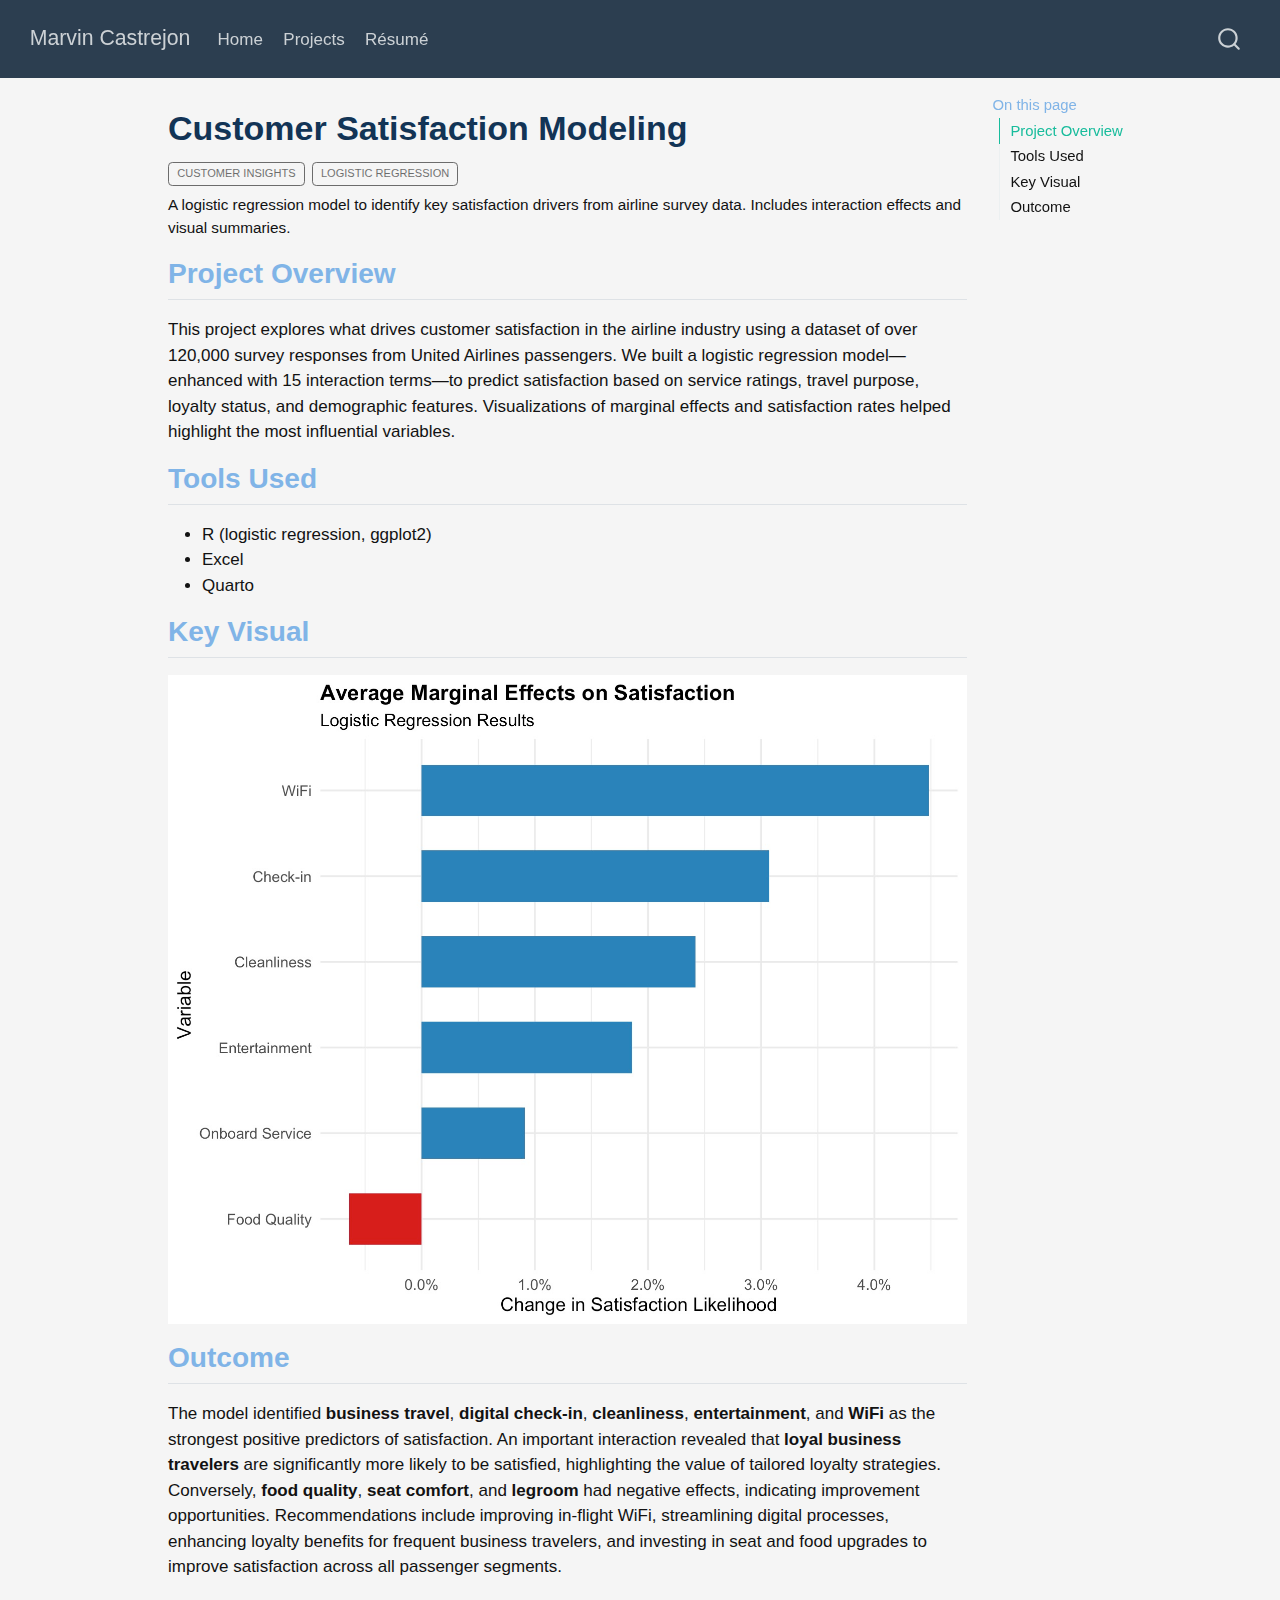
<file: docs/listings/01-customer-satisfaction-modeling.html>
<!DOCTYPE html>
<html xmlns="http://www.w3.org/1999/xhtml" lang="en" xml:lang="en"><head>

<meta charset="utf-8">
<meta name="generator" content="quarto-1.6.40">

<meta name="viewport" content="width=device-width, initial-scale=1.0, user-scalable=yes">

<meta name="description" content="A logistic regression model to identify key satisfaction drivers from airline survey data. Includes interaction effects and visual summaries.">

<title>Customer Satisfaction Modeling – Marvin Castrejon</title>
<style>
code{white-space: pre-wrap;}
span.smallcaps{font-variant: small-caps;}
div.columns{display: flex; gap: min(4vw, 1.5em);}
div.column{flex: auto; overflow-x: auto;}
div.hanging-indent{margin-left: 1.5em; text-indent: -1.5em;}
ul.task-list{list-style: none;}
ul.task-list li input[type="checkbox"] {
  width: 0.8em;
  margin: 0 0.8em 0.2em -1em; /* quarto-specific, see https://github.com/quarto-dev/quarto-cli/issues/4556 */ 
  vertical-align: middle;
}
</style>


<script src="../site_libs/quarto-nav/quarto-nav.js"></script>
<script src="../site_libs/quarto-nav/headroom.min.js"></script>
<script src="../site_libs/clipboard/clipboard.min.js"></script>
<script src="../site_libs/quarto-search/autocomplete.umd.js"></script>
<script src="../site_libs/quarto-search/fuse.min.js"></script>
<script src="../site_libs/quarto-search/quarto-search.js"></script>
<meta name="quarto:offset" content="../">
<script src="../site_libs/quarto-html/quarto.js"></script>
<script src="../site_libs/quarto-html/popper.min.js"></script>
<script src="../site_libs/quarto-html/tippy.umd.min.js"></script>
<script src="../site_libs/quarto-html/anchor.min.js"></script>
<link href="../site_libs/quarto-html/tippy.css" rel="stylesheet">
<link href="../site_libs/quarto-html/quarto-syntax-highlighting-549806ee2085284f45b00abea8c6df48.css" rel="stylesheet" id="quarto-text-highlighting-styles">
<script src="../site_libs/bootstrap/bootstrap.min.js"></script>
<link href="../site_libs/bootstrap/bootstrap-icons.css" rel="stylesheet">
<link href="../site_libs/bootstrap/bootstrap-82c6ef1f7c9fc44725b7ffcfd9dc3677.min.css" rel="stylesheet" append-hash="true" id="quarto-bootstrap" data-mode="light">
<script id="quarto-search-options" type="application/json">{
  "location": "navbar",
  "copy-button": false,
  "collapse-after": 3,
  "panel-placement": "end",
  "type": "overlay",
  "limit": 50,
  "keyboard-shortcut": [
    "f",
    "/",
    "s"
  ],
  "show-item-context": false,
  "language": {
    "search-no-results-text": "No results",
    "search-matching-documents-text": "matching documents",
    "search-copy-link-title": "Copy link to search",
    "search-hide-matches-text": "Hide additional matches",
    "search-more-match-text": "more match in this document",
    "search-more-matches-text": "more matches in this document",
    "search-clear-button-title": "Clear",
    "search-text-placeholder": "",
    "search-detached-cancel-button-title": "Cancel",
    "search-submit-button-title": "Submit",
    "search-label": "Search"
  }
}</script>


</head>

<body class="nav-fixed">

<div id="quarto-search-results"></div>
  <header id="quarto-header" class="headroom fixed-top">
    <nav class="navbar navbar-expand-lg " data-bs-theme="dark">
      <div class="navbar-container container-fluid">
      <div class="navbar-brand-container mx-auto">
    <a class="navbar-brand" href="../index.html">
    <span class="navbar-title">Marvin Castrejon</span>
    </a>
  </div>
            <div id="quarto-search" class="" title="Search"></div>
          <button class="navbar-toggler" type="button" data-bs-toggle="collapse" data-bs-target="#navbarCollapse" aria-controls="navbarCollapse" role="menu" aria-expanded="false" aria-label="Toggle navigation" onclick="if (window.quartoToggleHeadroom) { window.quartoToggleHeadroom(); }">
  <span class="navbar-toggler-icon"></span>
</button>
          <div class="collapse navbar-collapse" id="navbarCollapse">
            <ul class="navbar-nav navbar-nav-scroll me-auto">
  <li class="nav-item">
    <a class="nav-link" href="../index.html"> 
<span class="menu-text">Home</span></a>
  </li>  
  <li class="nav-item">
    <a class="nav-link" href="../projects.html"> 
<span class="menu-text">Projects</span></a>
  </li>  
  <li class="nav-item">
    <a class="nav-link" href="../resume.html"> 
<span class="menu-text">Résumé</span></a>
  </li>  
</ul>
          </div> <!-- /navcollapse -->
            <div class="quarto-navbar-tools">
</div>
      </div> <!-- /container-fluid -->
    </nav>
</header>
<!-- content -->
<div id="quarto-content" class="quarto-container page-columns page-rows-contents page-layout-article page-navbar">
<!-- sidebar -->
<!-- margin-sidebar -->
    <div id="quarto-margin-sidebar" class="sidebar margin-sidebar">
        <nav id="TOC" role="doc-toc" class="toc-active">
    <h2 id="toc-title">On this page</h2>
   
  <ul>
  <li><a href="#project-overview" id="toc-project-overview" class="nav-link active" data-scroll-target="#project-overview">Project Overview</a></li>
  <li><a href="#tools-used" id="toc-tools-used" class="nav-link" data-scroll-target="#tools-used">Tools Used</a></li>
  <li><a href="#key-visual" id="toc-key-visual" class="nav-link" data-scroll-target="#key-visual">Key Visual</a></li>
  <li><a href="#outcome" id="toc-outcome" class="nav-link" data-scroll-target="#outcome">Outcome</a></li>
  </ul>
</nav>
    </div>
<!-- main -->
<main class="content" id="quarto-document-content">

<header id="title-block-header" class="quarto-title-block default">
<div class="quarto-title">
<h1 class="title">Customer Satisfaction Modeling</h1>
  <div class="quarto-categories">
    <div class="quarto-category">Customer Insights</div>
    <div class="quarto-category">Logistic Regression</div>
  </div>
  </div>

<div>
  <div class="description">
    <p>A logistic regression model to identify key satisfaction drivers from airline survey data. Includes interaction effects and visual summaries.</p>
  </div>
</div>


<div class="quarto-title-meta">

    
  
    
  </div>
  


</header>


<section id="project-overview" class="level2">
<h2 class="anchored" data-anchor-id="project-overview">Project Overview</h2>
<p>This project explores what drives customer satisfaction in the airline industry using a dataset of over 120,000 survey responses from United Airlines passengers. We built a logistic regression model—enhanced with 15 interaction terms—to predict satisfaction based on service ratings, travel purpose, loyalty status, and demographic features. Visualizations of marginal effects and satisfaction rates helped highlight the most influential variables.</p>
</section>
<section id="tools-used" class="level2">
<h2 class="anchored" data-anchor-id="tools-used">Tools Used</h2>
<ul>
<li>R (logistic regression, ggplot2)</li>
<li>Excel</li>
<li>Quarto</li>
</ul>
</section>
<section id="key-visual" class="level2">
<h2 class="anchored" data-anchor-id="key-visual">Key Visual</h2>
<p><img src="../images/satisfaction-plot.jpeg" class="img-fluid"></p>
</section>
<section id="outcome" class="level2">
<h2 class="anchored" data-anchor-id="outcome">Outcome</h2>
<p>The model identified <strong>business travel</strong>, <strong>digital check-in</strong>, <strong>cleanliness</strong>, <strong>entertainment</strong>, and <strong>WiFi</strong> as the strongest positive predictors of satisfaction. An important interaction revealed that <strong>loyal business travelers</strong> are significantly more likely to be satisfied, highlighting the value of tailored loyalty strategies. Conversely, <strong>food quality</strong>, <strong>seat comfort</strong>, and <strong>legroom</strong> had negative effects, indicating improvement opportunities. Recommendations include improving in-flight WiFi, streamlining digital processes, enhancing loyalty benefits for frequent business travelers, and investing in seat and food upgrades to improve satisfaction across all passenger segments.</p>


</section>

</main> <!-- /main -->
<script id="quarto-html-after-body" type="application/javascript">
window.document.addEventListener("DOMContentLoaded", function (event) {
  const toggleBodyColorMode = (bsSheetEl) => {
    const mode = bsSheetEl.getAttribute("data-mode");
    const bodyEl = window.document.querySelector("body");
    if (mode === "dark") {
      bodyEl.classList.add("quarto-dark");
      bodyEl.classList.remove("quarto-light");
    } else {
      bodyEl.classList.add("quarto-light");
      bodyEl.classList.remove("quarto-dark");
    }
  }
  const toggleBodyColorPrimary = () => {
    const bsSheetEl = window.document.querySelector("link#quarto-bootstrap");
    if (bsSheetEl) {
      toggleBodyColorMode(bsSheetEl);
    }
  }
  toggleBodyColorPrimary();  
  const icon = "";
  const anchorJS = new window.AnchorJS();
  anchorJS.options = {
    placement: 'right',
    icon: icon
  };
  anchorJS.add('.anchored');
  const isCodeAnnotation = (el) => {
    for (const clz of el.classList) {
      if (clz.startsWith('code-annotation-')) {                     
        return true;
      }
    }
    return false;
  }
  const onCopySuccess = function(e) {
    // button target
    const button = e.trigger;
    // don't keep focus
    button.blur();
    // flash "checked"
    button.classList.add('code-copy-button-checked');
    var currentTitle = button.getAttribute("title");
    button.setAttribute("title", "Copied!");
    let tooltip;
    if (window.bootstrap) {
      button.setAttribute("data-bs-toggle", "tooltip");
      button.setAttribute("data-bs-placement", "left");
      button.setAttribute("data-bs-title", "Copied!");
      tooltip = new bootstrap.Tooltip(button, 
        { trigger: "manual", 
          customClass: "code-copy-button-tooltip",
          offset: [0, -8]});
      tooltip.show();    
    }
    setTimeout(function() {
      if (tooltip) {
        tooltip.hide();
        button.removeAttribute("data-bs-title");
        button.removeAttribute("data-bs-toggle");
        button.removeAttribute("data-bs-placement");
      }
      button.setAttribute("title", currentTitle);
      button.classList.remove('code-copy-button-checked');
    }, 1000);
    // clear code selection
    e.clearSelection();
  }
  const getTextToCopy = function(trigger) {
      const codeEl = trigger.previousElementSibling.cloneNode(true);
      for (const childEl of codeEl.children) {
        if (isCodeAnnotation(childEl)) {
          childEl.remove();
        }
      }
      return codeEl.innerText;
  }
  const clipboard = new window.ClipboardJS('.code-copy-button:not([data-in-quarto-modal])', {
    text: getTextToCopy
  });
  clipboard.on('success', onCopySuccess);
  if (window.document.getElementById('quarto-embedded-source-code-modal')) {
    const clipboardModal = new window.ClipboardJS('.code-copy-button[data-in-quarto-modal]', {
      text: getTextToCopy,
      container: window.document.getElementById('quarto-embedded-source-code-modal')
    });
    clipboardModal.on('success', onCopySuccess);
  }
    var localhostRegex = new RegExp(/^(?:http|https):\/\/localhost\:?[0-9]*\//);
    var mailtoRegex = new RegExp(/^mailto:/);
      var filterRegex = new RegExp('/' + window.location.host + '/');
    var isInternal = (href) => {
        return filterRegex.test(href) || localhostRegex.test(href) || mailtoRegex.test(href);
    }
    // Inspect non-navigation links and adorn them if external
 	var links = window.document.querySelectorAll('a[href]:not(.nav-link):not(.navbar-brand):not(.toc-action):not(.sidebar-link):not(.sidebar-item-toggle):not(.pagination-link):not(.no-external):not([aria-hidden]):not(.dropdown-item):not(.quarto-navigation-tool):not(.about-link)');
    for (var i=0; i<links.length; i++) {
      const link = links[i];
      if (!isInternal(link.href)) {
        // undo the damage that might have been done by quarto-nav.js in the case of
        // links that we want to consider external
        if (link.dataset.originalHref !== undefined) {
          link.href = link.dataset.originalHref;
        }
      }
    }
  function tippyHover(el, contentFn, onTriggerFn, onUntriggerFn) {
    const config = {
      allowHTML: true,
      maxWidth: 500,
      delay: 100,
      arrow: false,
      appendTo: function(el) {
          return el.parentElement;
      },
      interactive: true,
      interactiveBorder: 10,
      theme: 'quarto',
      placement: 'bottom-start',
    };
    if (contentFn) {
      config.content = contentFn;
    }
    if (onTriggerFn) {
      config.onTrigger = onTriggerFn;
    }
    if (onUntriggerFn) {
      config.onUntrigger = onUntriggerFn;
    }
    window.tippy(el, config); 
  }
  const noterefs = window.document.querySelectorAll('a[role="doc-noteref"]');
  for (var i=0; i<noterefs.length; i++) {
    const ref = noterefs[i];
    tippyHover(ref, function() {
      // use id or data attribute instead here
      let href = ref.getAttribute('data-footnote-href') || ref.getAttribute('href');
      try { href = new URL(href).hash; } catch {}
      const id = href.replace(/^#\/?/, "");
      const note = window.document.getElementById(id);
      if (note) {
        return note.innerHTML;
      } else {
        return "";
      }
    });
  }
  const xrefs = window.document.querySelectorAll('a.quarto-xref');
  const processXRef = (id, note) => {
    // Strip column container classes
    const stripColumnClz = (el) => {
      el.classList.remove("page-full", "page-columns");
      if (el.children) {
        for (const child of el.children) {
          stripColumnClz(child);
        }
      }
    }
    stripColumnClz(note)
    if (id === null || id.startsWith('sec-')) {
      // Special case sections, only their first couple elements
      const container = document.createElement("div");
      if (note.children && note.children.length > 2) {
        container.appendChild(note.children[0].cloneNode(true));
        for (let i = 1; i < note.children.length; i++) {
          const child = note.children[i];
          if (child.tagName === "P" && child.innerText === "") {
            continue;
          } else {
            container.appendChild(child.cloneNode(true));
            break;
          }
        }
        if (window.Quarto?.typesetMath) {
          window.Quarto.typesetMath(container);
        }
        return container.innerHTML
      } else {
        if (window.Quarto?.typesetMath) {
          window.Quarto.typesetMath(note);
        }
        return note.innerHTML;
      }
    } else {
      // Remove any anchor links if they are present
      const anchorLink = note.querySelector('a.anchorjs-link');
      if (anchorLink) {
        anchorLink.remove();
      }
      if (window.Quarto?.typesetMath) {
        window.Quarto.typesetMath(note);
      }
      if (note.classList.contains("callout")) {
        return note.outerHTML;
      } else {
        return note.innerHTML;
      }
    }
  }
  for (var i=0; i<xrefs.length; i++) {
    const xref = xrefs[i];
    tippyHover(xref, undefined, function(instance) {
      instance.disable();
      let url = xref.getAttribute('href');
      let hash = undefined; 
      if (url.startsWith('#')) {
        hash = url;
      } else {
        try { hash = new URL(url).hash; } catch {}
      }
      if (hash) {
        const id = hash.replace(/^#\/?/, "");
        const note = window.document.getElementById(id);
        if (note !== null) {
          try {
            const html = processXRef(id, note.cloneNode(true));
            instance.setContent(html);
          } finally {
            instance.enable();
            instance.show();
          }
        } else {
          // See if we can fetch this
          fetch(url.split('#')[0])
          .then(res => res.text())
          .then(html => {
            const parser = new DOMParser();
            const htmlDoc = parser.parseFromString(html, "text/html");
            const note = htmlDoc.getElementById(id);
            if (note !== null) {
              const html = processXRef(id, note);
              instance.setContent(html);
            } 
          }).finally(() => {
            instance.enable();
            instance.show();
          });
        }
      } else {
        // See if we can fetch a full url (with no hash to target)
        // This is a special case and we should probably do some content thinning / targeting
        fetch(url)
        .then(res => res.text())
        .then(html => {
          const parser = new DOMParser();
          const htmlDoc = parser.parseFromString(html, "text/html");
          const note = htmlDoc.querySelector('main.content');
          if (note !== null) {
            // This should only happen for chapter cross references
            // (since there is no id in the URL)
            // remove the first header
            if (note.children.length > 0 && note.children[0].tagName === "HEADER") {
              note.children[0].remove();
            }
            const html = processXRef(null, note);
            instance.setContent(html);
          } 
        }).finally(() => {
          instance.enable();
          instance.show();
        });
      }
    }, function(instance) {
    });
  }
      let selectedAnnoteEl;
      const selectorForAnnotation = ( cell, annotation) => {
        let cellAttr = 'data-code-cell="' + cell + '"';
        let lineAttr = 'data-code-annotation="' +  annotation + '"';
        const selector = 'span[' + cellAttr + '][' + lineAttr + ']';
        return selector;
      }
      const selectCodeLines = (annoteEl) => {
        const doc = window.document;
        const targetCell = annoteEl.getAttribute("data-target-cell");
        const targetAnnotation = annoteEl.getAttribute("data-target-annotation");
        const annoteSpan = window.document.querySelector(selectorForAnnotation(targetCell, targetAnnotation));
        const lines = annoteSpan.getAttribute("data-code-lines").split(",");
        const lineIds = lines.map((line) => {
          return targetCell + "-" + line;
        })
        let top = null;
        let height = null;
        let parent = null;
        if (lineIds.length > 0) {
            //compute the position of the single el (top and bottom and make a div)
            const el = window.document.getElementById(lineIds[0]);
            top = el.offsetTop;
            height = el.offsetHeight;
            parent = el.parentElement.parentElement;
          if (lineIds.length > 1) {
            const lastEl = window.document.getElementById(lineIds[lineIds.length - 1]);
            const bottom = lastEl.offsetTop + lastEl.offsetHeight;
            height = bottom - top;
          }
          if (top !== null && height !== null && parent !== null) {
            // cook up a div (if necessary) and position it 
            let div = window.document.getElementById("code-annotation-line-highlight");
            if (div === null) {
              div = window.document.createElement("div");
              div.setAttribute("id", "code-annotation-line-highlight");
              div.style.position = 'absolute';
              parent.appendChild(div);
            }
            div.style.top = top - 2 + "px";
            div.style.height = height + 4 + "px";
            div.style.left = 0;
            let gutterDiv = window.document.getElementById("code-annotation-line-highlight-gutter");
            if (gutterDiv === null) {
              gutterDiv = window.document.createElement("div");
              gutterDiv.setAttribute("id", "code-annotation-line-highlight-gutter");
              gutterDiv.style.position = 'absolute';
              const codeCell = window.document.getElementById(targetCell);
              const gutter = codeCell.querySelector('.code-annotation-gutter');
              gutter.appendChild(gutterDiv);
            }
            gutterDiv.style.top = top - 2 + "px";
            gutterDiv.style.height = height + 4 + "px";
          }
          selectedAnnoteEl = annoteEl;
        }
      };
      const unselectCodeLines = () => {
        const elementsIds = ["code-annotation-line-highlight", "code-annotation-line-highlight-gutter"];
        elementsIds.forEach((elId) => {
          const div = window.document.getElementById(elId);
          if (div) {
            div.remove();
          }
        });
        selectedAnnoteEl = undefined;
      };
        // Handle positioning of the toggle
    window.addEventListener(
      "resize",
      throttle(() => {
        elRect = undefined;
        if (selectedAnnoteEl) {
          selectCodeLines(selectedAnnoteEl);
        }
      }, 10)
    );
    function throttle(fn, ms) {
    let throttle = false;
    let timer;
      return (...args) => {
        if(!throttle) { // first call gets through
            fn.apply(this, args);
            throttle = true;
        } else { // all the others get throttled
            if(timer) clearTimeout(timer); // cancel #2
            timer = setTimeout(() => {
              fn.apply(this, args);
              timer = throttle = false;
            }, ms);
        }
      };
    }
      // Attach click handler to the DT
      const annoteDls = window.document.querySelectorAll('dt[data-target-cell]');
      for (const annoteDlNode of annoteDls) {
        annoteDlNode.addEventListener('click', (event) => {
          const clickedEl = event.target;
          if (clickedEl !== selectedAnnoteEl) {
            unselectCodeLines();
            const activeEl = window.document.querySelector('dt[data-target-cell].code-annotation-active');
            if (activeEl) {
              activeEl.classList.remove('code-annotation-active');
            }
            selectCodeLines(clickedEl);
            clickedEl.classList.add('code-annotation-active');
          } else {
            // Unselect the line
            unselectCodeLines();
            clickedEl.classList.remove('code-annotation-active');
          }
        });
      }
  const findCites = (el) => {
    const parentEl = el.parentElement;
    if (parentEl) {
      const cites = parentEl.dataset.cites;
      if (cites) {
        return {
          el,
          cites: cites.split(' ')
        };
      } else {
        return findCites(el.parentElement)
      }
    } else {
      return undefined;
    }
  };
  var bibliorefs = window.document.querySelectorAll('a[role="doc-biblioref"]');
  for (var i=0; i<bibliorefs.length; i++) {
    const ref = bibliorefs[i];
    const citeInfo = findCites(ref);
    if (citeInfo) {
      tippyHover(citeInfo.el, function() {
        var popup = window.document.createElement('div');
        citeInfo.cites.forEach(function(cite) {
          var citeDiv = window.document.createElement('div');
          citeDiv.classList.add('hanging-indent');
          citeDiv.classList.add('csl-entry');
          var biblioDiv = window.document.getElementById('ref-' + cite);
          if (biblioDiv) {
            citeDiv.innerHTML = biblioDiv.innerHTML;
          }
          popup.appendChild(citeDiv);
        });
        return popup.innerHTML;
      });
    }
  }
});
</script>
</div> <!-- /content -->




</body></html>
</file>
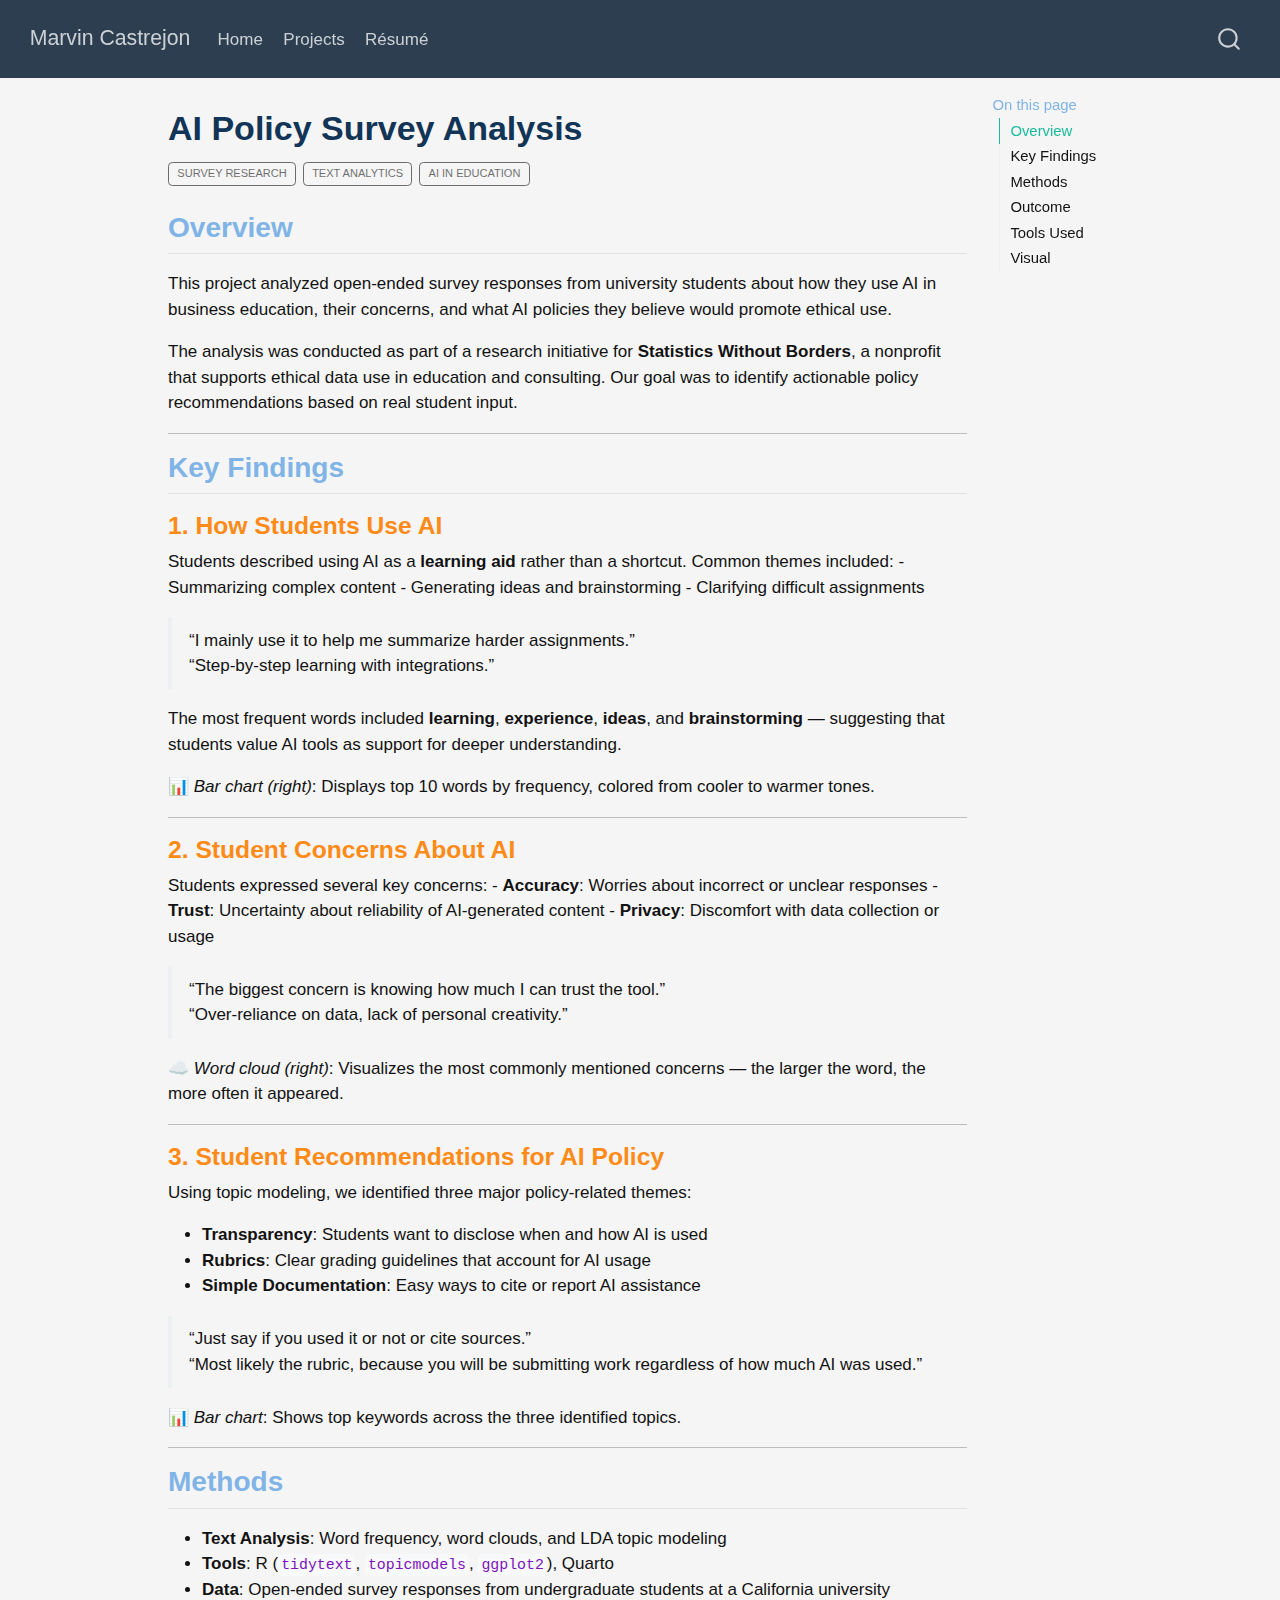
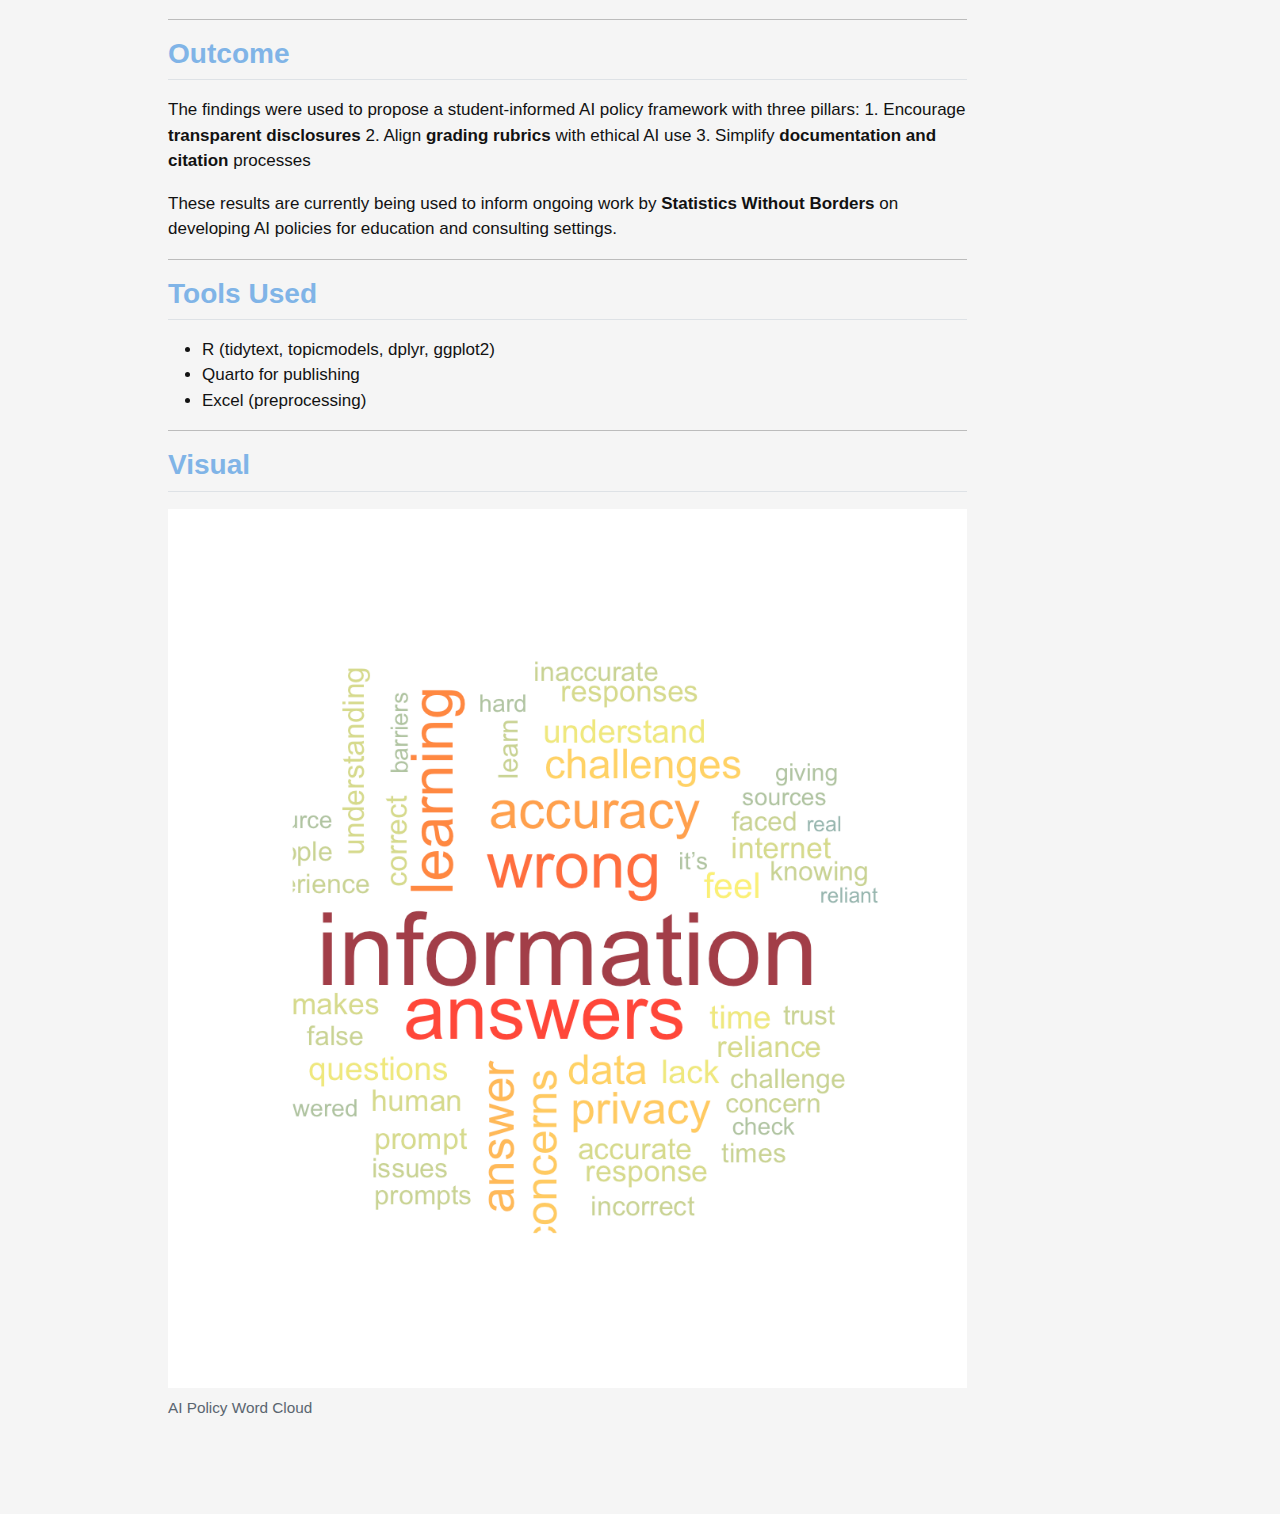
<file: docs/listings/02-ai-policy-survey.html>
<!DOCTYPE html>
<html xmlns="http://www.w3.org/1999/xhtml" lang="en" xml:lang="en"><head>

<meta charset="utf-8">
<meta name="generator" content="quarto-1.6.40">

<meta name="viewport" content="width=device-width, initial-scale=1.0, user-scalable=yes">


<title>AI Policy Survey Analysis – Marvin Castrejon</title>
<style>
code{white-space: pre-wrap;}
span.smallcaps{font-variant: small-caps;}
div.columns{display: flex; gap: min(4vw, 1.5em);}
div.column{flex: auto; overflow-x: auto;}
div.hanging-indent{margin-left: 1.5em; text-indent: -1.5em;}
ul.task-list{list-style: none;}
ul.task-list li input[type="checkbox"] {
  width: 0.8em;
  margin: 0 0.8em 0.2em -1em; /* quarto-specific, see https://github.com/quarto-dev/quarto-cli/issues/4556 */ 
  vertical-align: middle;
}
</style>


<script src="../site_libs/quarto-nav/quarto-nav.js"></script>
<script src="../site_libs/quarto-nav/headroom.min.js"></script>
<script src="../site_libs/clipboard/clipboard.min.js"></script>
<script src="../site_libs/quarto-search/autocomplete.umd.js"></script>
<script src="../site_libs/quarto-search/fuse.min.js"></script>
<script src="../site_libs/quarto-search/quarto-search.js"></script>
<meta name="quarto:offset" content="../">
<script src="../site_libs/quarto-html/quarto.js"></script>
<script src="../site_libs/quarto-html/popper.min.js"></script>
<script src="../site_libs/quarto-html/tippy.umd.min.js"></script>
<script src="../site_libs/quarto-html/anchor.min.js"></script>
<link href="../site_libs/quarto-html/tippy.css" rel="stylesheet">
<link href="../site_libs/quarto-html/quarto-syntax-highlighting-549806ee2085284f45b00abea8c6df48.css" rel="stylesheet" id="quarto-text-highlighting-styles">
<script src="../site_libs/bootstrap/bootstrap.min.js"></script>
<link href="../site_libs/bootstrap/bootstrap-icons.css" rel="stylesheet">
<link href="../site_libs/bootstrap/bootstrap-82c6ef1f7c9fc44725b7ffcfd9dc3677.min.css" rel="stylesheet" append-hash="true" id="quarto-bootstrap" data-mode="light">
<script id="quarto-search-options" type="application/json">{
  "location": "navbar",
  "copy-button": false,
  "collapse-after": 3,
  "panel-placement": "end",
  "type": "overlay",
  "limit": 50,
  "keyboard-shortcut": [
    "f",
    "/",
    "s"
  ],
  "show-item-context": false,
  "language": {
    "search-no-results-text": "No results",
    "search-matching-documents-text": "matching documents",
    "search-copy-link-title": "Copy link to search",
    "search-hide-matches-text": "Hide additional matches",
    "search-more-match-text": "more match in this document",
    "search-more-matches-text": "more matches in this document",
    "search-clear-button-title": "Clear",
    "search-text-placeholder": "",
    "search-detached-cancel-button-title": "Cancel",
    "search-submit-button-title": "Submit",
    "search-label": "Search"
  }
}</script>


</head>

<body class="nav-fixed">

<div id="quarto-search-results"></div>
  <header id="quarto-header" class="headroom fixed-top">
    <nav class="navbar navbar-expand-lg " data-bs-theme="dark">
      <div class="navbar-container container-fluid">
      <div class="navbar-brand-container mx-auto">
    <a class="navbar-brand" href="../index.html">
    <span class="navbar-title">Marvin Castrejon</span>
    </a>
  </div>
            <div id="quarto-search" class="" title="Search"></div>
          <button class="navbar-toggler" type="button" data-bs-toggle="collapse" data-bs-target="#navbarCollapse" aria-controls="navbarCollapse" role="menu" aria-expanded="false" aria-label="Toggle navigation" onclick="if (window.quartoToggleHeadroom) { window.quartoToggleHeadroom(); }">
  <span class="navbar-toggler-icon"></span>
</button>
          <div class="collapse navbar-collapse" id="navbarCollapse">
            <ul class="navbar-nav navbar-nav-scroll me-auto">
  <li class="nav-item">
    <a class="nav-link" href="../index.html"> 
<span class="menu-text">Home</span></a>
  </li>  
  <li class="nav-item">
    <a class="nav-link" href="../projects.html"> 
<span class="menu-text">Projects</span></a>
  </li>  
  <li class="nav-item">
    <a class="nav-link" href="../resume.html"> 
<span class="menu-text">Résumé</span></a>
  </li>  
</ul>
          </div> <!-- /navcollapse -->
            <div class="quarto-navbar-tools">
</div>
      </div> <!-- /container-fluid -->
    </nav>
</header>
<!-- content -->
<div id="quarto-content" class="quarto-container page-columns page-rows-contents page-layout-article page-navbar">
<!-- sidebar -->
<!-- margin-sidebar -->
    <div id="quarto-margin-sidebar" class="sidebar margin-sidebar">
        <nav id="TOC" role="doc-toc" class="toc-active">
    <h2 id="toc-title">On this page</h2>
   
  <ul>
  <li><a href="#overview" id="toc-overview" class="nav-link active" data-scroll-target="#overview">Overview</a></li>
  <li><a href="#key-findings" id="toc-key-findings" class="nav-link" data-scroll-target="#key-findings">Key Findings</a>
  <ul class="collapse">
  <li><a href="#how-students-use-ai" id="toc-how-students-use-ai" class="nav-link" data-scroll-target="#how-students-use-ai">1. How Students Use AI</a></li>
  <li><a href="#student-concerns-about-ai" id="toc-student-concerns-about-ai" class="nav-link" data-scroll-target="#student-concerns-about-ai">2. Student Concerns About AI</a></li>
  <li><a href="#student-recommendations-for-ai-policy" id="toc-student-recommendations-for-ai-policy" class="nav-link" data-scroll-target="#student-recommendations-for-ai-policy">3. Student Recommendations for AI Policy</a></li>
  </ul></li>
  <li><a href="#methods" id="toc-methods" class="nav-link" data-scroll-target="#methods">Methods</a></li>
  <li><a href="#outcome" id="toc-outcome" class="nav-link" data-scroll-target="#outcome">Outcome</a></li>
  <li><a href="#tools-used" id="toc-tools-used" class="nav-link" data-scroll-target="#tools-used">Tools Used</a></li>
  <li><a href="#visual" id="toc-visual" class="nav-link" data-scroll-target="#visual">Visual</a></li>
  </ul>
</nav>
    </div>
<!-- main -->
<main class="content" id="quarto-document-content">

<header id="title-block-header" class="quarto-title-block default">
<div class="quarto-title">
<h1 class="title">AI Policy Survey Analysis</h1>
  <div class="quarto-categories">
    <div class="quarto-category">Survey Research</div>
    <div class="quarto-category">Text Analytics</div>
    <div class="quarto-category">AI in Education</div>
  </div>
  </div>



<div class="quarto-title-meta">

    
  
    
  </div>
  


</header>


<section id="overview" class="level2">
<h2 class="anchored" data-anchor-id="overview">Overview</h2>
<p>This project analyzed open-ended survey responses from university students about how they use AI in business education, their concerns, and what AI policies they believe would promote ethical use.</p>
<p>The analysis was conducted as part of a research initiative for <strong>Statistics Without Borders</strong>, a nonprofit that supports ethical data use in education and consulting. Our goal was to identify actionable policy recommendations based on real student input.</p>
<hr>
</section>
<section id="key-findings" class="level2">
<h2 class="anchored" data-anchor-id="key-findings">Key Findings</h2>
<section id="how-students-use-ai" class="level3">
<h3 class="anchored" data-anchor-id="how-students-use-ai">1. How Students Use AI</h3>
<p>Students described using AI as a <strong>learning aid</strong> rather than a shortcut. Common themes included: - Summarizing complex content - Generating ideas and brainstorming - Clarifying difficult assignments</p>
<blockquote class="blockquote">
<p>“I mainly use it to help me summarize harder assignments.”<br>
“Step-by-step learning with integrations.”</p>
</blockquote>
<p>The most frequent words included <strong>learning</strong>, <strong>experience</strong>, <strong>ideas</strong>, and <strong>brainstorming</strong> — suggesting that students value AI tools as support for deeper understanding.</p>
<p>📊 <em>Bar chart (right)</em>: Displays top 10 words by frequency, colored from cooler to warmer tones.</p>
<hr>
</section>
<section id="student-concerns-about-ai" class="level3">
<h3 class="anchored" data-anchor-id="student-concerns-about-ai">2. Student Concerns About AI</h3>
<p>Students expressed several key concerns: - <strong>Accuracy</strong>: Worries about incorrect or unclear responses - <strong>Trust</strong>: Uncertainty about reliability of AI-generated content - <strong>Privacy</strong>: Discomfort with data collection or usage</p>
<blockquote class="blockquote">
<p>“The biggest concern is knowing how much I can trust the tool.”<br>
“Over-reliance on data, lack of personal creativity.”</p>
</blockquote>
<p>☁️ <em>Word cloud (right)</em>: Visualizes the most commonly mentioned concerns — the larger the word, the more often it appeared.</p>
<hr>
</section>
<section id="student-recommendations-for-ai-policy" class="level3">
<h3 class="anchored" data-anchor-id="student-recommendations-for-ai-policy">3. Student Recommendations for AI Policy</h3>
<p>Using topic modeling, we identified three major policy-related themes:</p>
<ul>
<li><strong>Transparency</strong>: Students want to disclose when and how AI is used</li>
<li><strong>Rubrics</strong>: Clear grading guidelines that account for AI usage</li>
<li><strong>Simple Documentation</strong>: Easy ways to cite or report AI assistance</li>
</ul>
<blockquote class="blockquote">
<p>“Just say if you used it or not or cite sources.”<br>
“Most likely the rubric, because you will be submitting work regardless of how much AI was used.”</p>
</blockquote>
<p>📊 <em>Bar chart</em>: Shows top keywords across the three identified topics.</p>
<hr>
</section>
</section>
<section id="methods" class="level2">
<h2 class="anchored" data-anchor-id="methods">Methods</h2>
<ul>
<li><strong>Text Analysis</strong>: Word frequency, word clouds, and LDA topic modeling</li>
<li><strong>Tools</strong>: R (<code>tidytext</code>, <code>topicmodels</code>, <code>ggplot2</code>), Quarto</li>
<li><strong>Data</strong>: Open-ended survey responses from undergraduate students at a California university</li>
</ul>
<hr>
</section>
<section id="outcome" class="level2">
<h2 class="anchored" data-anchor-id="outcome">Outcome</h2>
<p>The findings were used to propose a student-informed AI policy framework with three pillars: 1. Encourage <strong>transparent disclosures</strong> 2. Align <strong>grading rubrics</strong> with ethical AI use 3. Simplify <strong>documentation and citation</strong> processes</p>
<p>These results are currently being used to inform ongoing work by <strong>Statistics Without Borders</strong> on developing AI policies for education and consulting settings.</p>
<hr>
</section>
<section id="tools-used" class="level2">
<h2 class="anchored" data-anchor-id="tools-used">Tools Used</h2>
<ul>
<li>R (tidytext, topicmodels, dplyr, ggplot2)</li>
<li>Quarto for publishing</li>
<li>Excel (preprocessing)</li>
</ul>
<hr>
</section>
<section id="visual" class="level2">
<h2 class="anchored" data-anchor-id="visual">Visual</h2>
<div class="quarto-figure quarto-figure-center">
<figure class="figure">
<p><img src="../images/ai-policy-wordcloud.png" class="img-fluid figure-img"></p>
<figcaption>AI Policy Word Cloud</figcaption>
</figure>
</div>


</section>

</main> <!-- /main -->
<script id="quarto-html-after-body" type="application/javascript">
window.document.addEventListener("DOMContentLoaded", function (event) {
  const toggleBodyColorMode = (bsSheetEl) => {
    const mode = bsSheetEl.getAttribute("data-mode");
    const bodyEl = window.document.querySelector("body");
    if (mode === "dark") {
      bodyEl.classList.add("quarto-dark");
      bodyEl.classList.remove("quarto-light");
    } else {
      bodyEl.classList.add("quarto-light");
      bodyEl.classList.remove("quarto-dark");
    }
  }
  const toggleBodyColorPrimary = () => {
    const bsSheetEl = window.document.querySelector("link#quarto-bootstrap");
    if (bsSheetEl) {
      toggleBodyColorMode(bsSheetEl);
    }
  }
  toggleBodyColorPrimary();  
  const icon = "";
  const anchorJS = new window.AnchorJS();
  anchorJS.options = {
    placement: 'right',
    icon: icon
  };
  anchorJS.add('.anchored');
  const isCodeAnnotation = (el) => {
    for (const clz of el.classList) {
      if (clz.startsWith('code-annotation-')) {                     
        return true;
      }
    }
    return false;
  }
  const onCopySuccess = function(e) {
    // button target
    const button = e.trigger;
    // don't keep focus
    button.blur();
    // flash "checked"
    button.classList.add('code-copy-button-checked');
    var currentTitle = button.getAttribute("title");
    button.setAttribute("title", "Copied!");
    let tooltip;
    if (window.bootstrap) {
      button.setAttribute("data-bs-toggle", "tooltip");
      button.setAttribute("data-bs-placement", "left");
      button.setAttribute("data-bs-title", "Copied!");
      tooltip = new bootstrap.Tooltip(button, 
        { trigger: "manual", 
          customClass: "code-copy-button-tooltip",
          offset: [0, -8]});
      tooltip.show();    
    }
    setTimeout(function() {
      if (tooltip) {
        tooltip.hide();
        button.removeAttribute("data-bs-title");
        button.removeAttribute("data-bs-toggle");
        button.removeAttribute("data-bs-placement");
      }
      button.setAttribute("title", currentTitle);
      button.classList.remove('code-copy-button-checked');
    }, 1000);
    // clear code selection
    e.clearSelection();
  }
  const getTextToCopy = function(trigger) {
      const codeEl = trigger.previousElementSibling.cloneNode(true);
      for (const childEl of codeEl.children) {
        if (isCodeAnnotation(childEl)) {
          childEl.remove();
        }
      }
      return codeEl.innerText;
  }
  const clipboard = new window.ClipboardJS('.code-copy-button:not([data-in-quarto-modal])', {
    text: getTextToCopy
  });
  clipboard.on('success', onCopySuccess);
  if (window.document.getElementById('quarto-embedded-source-code-modal')) {
    const clipboardModal = new window.ClipboardJS('.code-copy-button[data-in-quarto-modal]', {
      text: getTextToCopy,
      container: window.document.getElementById('quarto-embedded-source-code-modal')
    });
    clipboardModal.on('success', onCopySuccess);
  }
    var localhostRegex = new RegExp(/^(?:http|https):\/\/localhost\:?[0-9]*\//);
    var mailtoRegex = new RegExp(/^mailto:/);
      var filterRegex = new RegExp('/' + window.location.host + '/');
    var isInternal = (href) => {
        return filterRegex.test(href) || localhostRegex.test(href) || mailtoRegex.test(href);
    }
    // Inspect non-navigation links and adorn them if external
 	var links = window.document.querySelectorAll('a[href]:not(.nav-link):not(.navbar-brand):not(.toc-action):not(.sidebar-link):not(.sidebar-item-toggle):not(.pagination-link):not(.no-external):not([aria-hidden]):not(.dropdown-item):not(.quarto-navigation-tool):not(.about-link)');
    for (var i=0; i<links.length; i++) {
      const link = links[i];
      if (!isInternal(link.href)) {
        // undo the damage that might have been done by quarto-nav.js in the case of
        // links that we want to consider external
        if (link.dataset.originalHref !== undefined) {
          link.href = link.dataset.originalHref;
        }
      }
    }
  function tippyHover(el, contentFn, onTriggerFn, onUntriggerFn) {
    const config = {
      allowHTML: true,
      maxWidth: 500,
      delay: 100,
      arrow: false,
      appendTo: function(el) {
          return el.parentElement;
      },
      interactive: true,
      interactiveBorder: 10,
      theme: 'quarto',
      placement: 'bottom-start',
    };
    if (contentFn) {
      config.content = contentFn;
    }
    if (onTriggerFn) {
      config.onTrigger = onTriggerFn;
    }
    if (onUntriggerFn) {
      config.onUntrigger = onUntriggerFn;
    }
    window.tippy(el, config); 
  }
  const noterefs = window.document.querySelectorAll('a[role="doc-noteref"]');
  for (var i=0; i<noterefs.length; i++) {
    const ref = noterefs[i];
    tippyHover(ref, function() {
      // use id or data attribute instead here
      let href = ref.getAttribute('data-footnote-href') || ref.getAttribute('href');
      try { href = new URL(href).hash; } catch {}
      const id = href.replace(/^#\/?/, "");
      const note = window.document.getElementById(id);
      if (note) {
        return note.innerHTML;
      } else {
        return "";
      }
    });
  }
  const xrefs = window.document.querySelectorAll('a.quarto-xref');
  const processXRef = (id, note) => {
    // Strip column container classes
    const stripColumnClz = (el) => {
      el.classList.remove("page-full", "page-columns");
      if (el.children) {
        for (const child of el.children) {
          stripColumnClz(child);
        }
      }
    }
    stripColumnClz(note)
    if (id === null || id.startsWith('sec-')) {
      // Special case sections, only their first couple elements
      const container = document.createElement("div");
      if (note.children && note.children.length > 2) {
        container.appendChild(note.children[0].cloneNode(true));
        for (let i = 1; i < note.children.length; i++) {
          const child = note.children[i];
          if (child.tagName === "P" && child.innerText === "") {
            continue;
          } else {
            container.appendChild(child.cloneNode(true));
            break;
          }
        }
        if (window.Quarto?.typesetMath) {
          window.Quarto.typesetMath(container);
        }
        return container.innerHTML
      } else {
        if (window.Quarto?.typesetMath) {
          window.Quarto.typesetMath(note);
        }
        return note.innerHTML;
      }
    } else {
      // Remove any anchor links if they are present
      const anchorLink = note.querySelector('a.anchorjs-link');
      if (anchorLink) {
        anchorLink.remove();
      }
      if (window.Quarto?.typesetMath) {
        window.Quarto.typesetMath(note);
      }
      if (note.classList.contains("callout")) {
        return note.outerHTML;
      } else {
        return note.innerHTML;
      }
    }
  }
  for (var i=0; i<xrefs.length; i++) {
    const xref = xrefs[i];
    tippyHover(xref, undefined, function(instance) {
      instance.disable();
      let url = xref.getAttribute('href');
      let hash = undefined; 
      if (url.startsWith('#')) {
        hash = url;
      } else {
        try { hash = new URL(url).hash; } catch {}
      }
      if (hash) {
        const id = hash.replace(/^#\/?/, "");
        const note = window.document.getElementById(id);
        if (note !== null) {
          try {
            const html = processXRef(id, note.cloneNode(true));
            instance.setContent(html);
          } finally {
            instance.enable();
            instance.show();
          }
        } else {
          // See if we can fetch this
          fetch(url.split('#')[0])
          .then(res => res.text())
          .then(html => {
            const parser = new DOMParser();
            const htmlDoc = parser.parseFromString(html, "text/html");
            const note = htmlDoc.getElementById(id);
            if (note !== null) {
              const html = processXRef(id, note);
              instance.setContent(html);
            } 
          }).finally(() => {
            instance.enable();
            instance.show();
          });
        }
      } else {
        // See if we can fetch a full url (with no hash to target)
        // This is a special case and we should probably do some content thinning / targeting
        fetch(url)
        .then(res => res.text())
        .then(html => {
          const parser = new DOMParser();
          const htmlDoc = parser.parseFromString(html, "text/html");
          const note = htmlDoc.querySelector('main.content');
          if (note !== null) {
            // This should only happen for chapter cross references
            // (since there is no id in the URL)
            // remove the first header
            if (note.children.length > 0 && note.children[0].tagName === "HEADER") {
              note.children[0].remove();
            }
            const html = processXRef(null, note);
            instance.setContent(html);
          } 
        }).finally(() => {
          instance.enable();
          instance.show();
        });
      }
    }, function(instance) {
    });
  }
      let selectedAnnoteEl;
      const selectorForAnnotation = ( cell, annotation) => {
        let cellAttr = 'data-code-cell="' + cell + '"';
        let lineAttr = 'data-code-annotation="' +  annotation + '"';
        const selector = 'span[' + cellAttr + '][' + lineAttr + ']';
        return selector;
      }
      const selectCodeLines = (annoteEl) => {
        const doc = window.document;
        const targetCell = annoteEl.getAttribute("data-target-cell");
        const targetAnnotation = annoteEl.getAttribute("data-target-annotation");
        const annoteSpan = window.document.querySelector(selectorForAnnotation(targetCell, targetAnnotation));
        const lines = annoteSpan.getAttribute("data-code-lines").split(",");
        const lineIds = lines.map((line) => {
          return targetCell + "-" + line;
        })
        let top = null;
        let height = null;
        let parent = null;
        if (lineIds.length > 0) {
            //compute the position of the single el (top and bottom and make a div)
            const el = window.document.getElementById(lineIds[0]);
            top = el.offsetTop;
            height = el.offsetHeight;
            parent = el.parentElement.parentElement;
          if (lineIds.length > 1) {
            const lastEl = window.document.getElementById(lineIds[lineIds.length - 1]);
            const bottom = lastEl.offsetTop + lastEl.offsetHeight;
            height = bottom - top;
          }
          if (top !== null && height !== null && parent !== null) {
            // cook up a div (if necessary) and position it 
            let div = window.document.getElementById("code-annotation-line-highlight");
            if (div === null) {
              div = window.document.createElement("div");
              div.setAttribute("id", "code-annotation-line-highlight");
              div.style.position = 'absolute';
              parent.appendChild(div);
            }
            div.style.top = top - 2 + "px";
            div.style.height = height + 4 + "px";
            div.style.left = 0;
            let gutterDiv = window.document.getElementById("code-annotation-line-highlight-gutter");
            if (gutterDiv === null) {
              gutterDiv = window.document.createElement("div");
              gutterDiv.setAttribute("id", "code-annotation-line-highlight-gutter");
              gutterDiv.style.position = 'absolute';
              const codeCell = window.document.getElementById(targetCell);
              const gutter = codeCell.querySelector('.code-annotation-gutter');
              gutter.appendChild(gutterDiv);
            }
            gutterDiv.style.top = top - 2 + "px";
            gutterDiv.style.height = height + 4 + "px";
          }
          selectedAnnoteEl = annoteEl;
        }
      };
      const unselectCodeLines = () => {
        const elementsIds = ["code-annotation-line-highlight", "code-annotation-line-highlight-gutter"];
        elementsIds.forEach((elId) => {
          const div = window.document.getElementById(elId);
          if (div) {
            div.remove();
          }
        });
        selectedAnnoteEl = undefined;
      };
        // Handle positioning of the toggle
    window.addEventListener(
      "resize",
      throttle(() => {
        elRect = undefined;
        if (selectedAnnoteEl) {
          selectCodeLines(selectedAnnoteEl);
        }
      }, 10)
    );
    function throttle(fn, ms) {
    let throttle = false;
    let timer;
      return (...args) => {
        if(!throttle) { // first call gets through
            fn.apply(this, args);
            throttle = true;
        } else { // all the others get throttled
            if(timer) clearTimeout(timer); // cancel #2
            timer = setTimeout(() => {
              fn.apply(this, args);
              timer = throttle = false;
            }, ms);
        }
      };
    }
      // Attach click handler to the DT
      const annoteDls = window.document.querySelectorAll('dt[data-target-cell]');
      for (const annoteDlNode of annoteDls) {
        annoteDlNode.addEventListener('click', (event) => {
          const clickedEl = event.target;
          if (clickedEl !== selectedAnnoteEl) {
            unselectCodeLines();
            const activeEl = window.document.querySelector('dt[data-target-cell].code-annotation-active');
            if (activeEl) {
              activeEl.classList.remove('code-annotation-active');
            }
            selectCodeLines(clickedEl);
            clickedEl.classList.add('code-annotation-active');
          } else {
            // Unselect the line
            unselectCodeLines();
            clickedEl.classList.remove('code-annotation-active');
          }
        });
      }
  const findCites = (el) => {
    const parentEl = el.parentElement;
    if (parentEl) {
      const cites = parentEl.dataset.cites;
      if (cites) {
        return {
          el,
          cites: cites.split(' ')
        };
      } else {
        return findCites(el.parentElement)
      }
    } else {
      return undefined;
    }
  };
  var bibliorefs = window.document.querySelectorAll('a[role="doc-biblioref"]');
  for (var i=0; i<bibliorefs.length; i++) {
    const ref = bibliorefs[i];
    const citeInfo = findCites(ref);
    if (citeInfo) {
      tippyHover(citeInfo.el, function() {
        var popup = window.document.createElement('div');
        citeInfo.cites.forEach(function(cite) {
          var citeDiv = window.document.createElement('div');
          citeDiv.classList.add('hanging-indent');
          citeDiv.classList.add('csl-entry');
          var biblioDiv = window.document.getElementById('ref-' + cite);
          if (biblioDiv) {
            citeDiv.innerHTML = biblioDiv.innerHTML;
          }
          popup.appendChild(citeDiv);
        });
        return popup.innerHTML;
      });
    }
  }
});
</script>
</div> <!-- /content -->




</body></html>
</file>
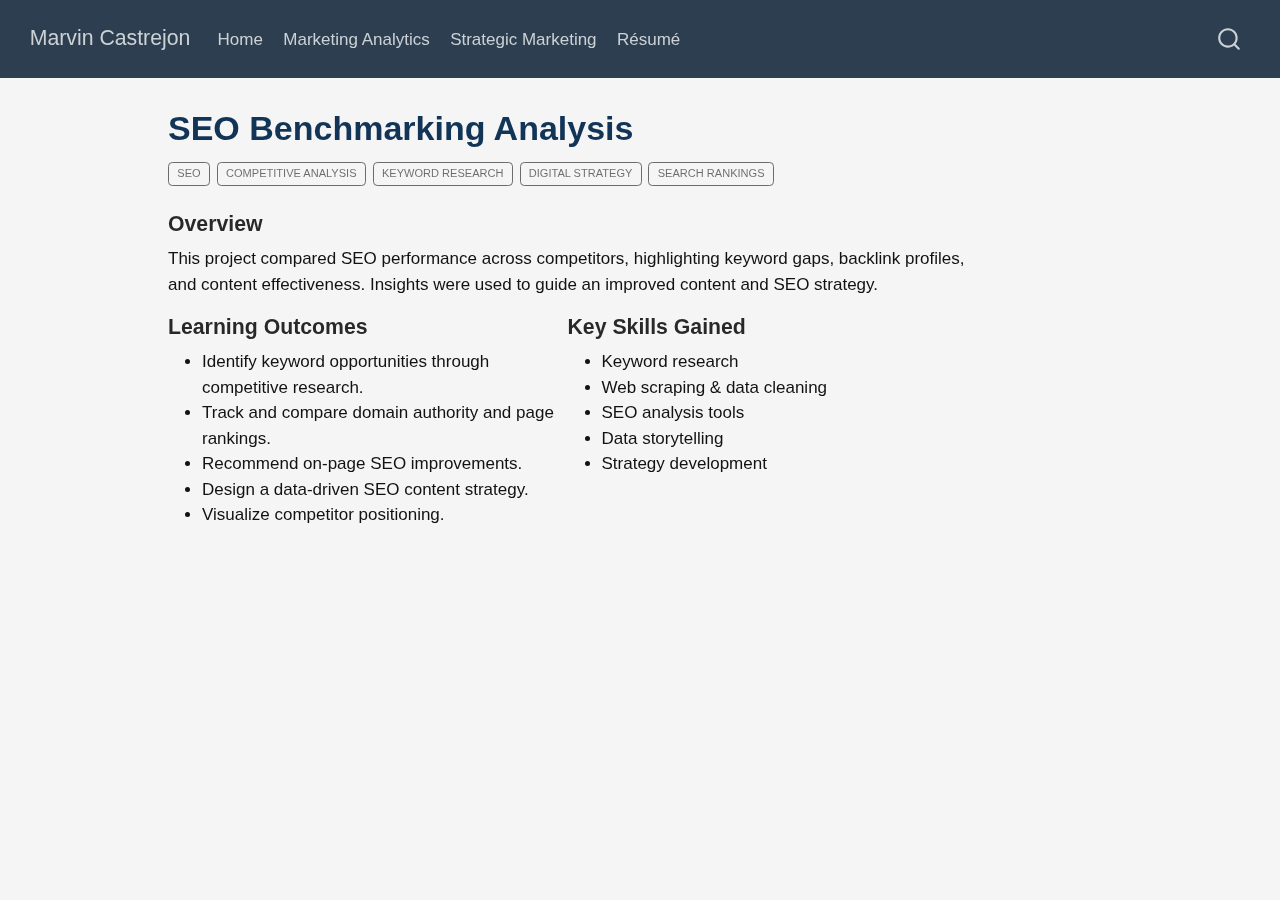
<file: docs/listings/02-seo-benchmarking-analysis.html>
<!DOCTYPE html>
<html xmlns="http://www.w3.org/1999/xhtml" lang="en" xml:lang="en"><head>

<meta charset="utf-8">
<meta name="generator" content="quarto-1.6.40">

<meta name="viewport" content="width=device-width, initial-scale=1.0, user-scalable=yes">


<title>SEO Benchmarking Analysis – Marvin Castrejon</title>
<style>
code{white-space: pre-wrap;}
span.smallcaps{font-variant: small-caps;}
div.columns{display: flex; gap: min(4vw, 1.5em);}
div.column{flex: auto; overflow-x: auto;}
div.hanging-indent{margin-left: 1.5em; text-indent: -1.5em;}
ul.task-list{list-style: none;}
ul.task-list li input[type="checkbox"] {
  width: 0.8em;
  margin: 0 0.8em 0.2em -1em; /* quarto-specific, see https://github.com/quarto-dev/quarto-cli/issues/4556 */ 
  vertical-align: middle;
}
</style>


<script src="../site_libs/quarto-nav/quarto-nav.js"></script>
<script src="../site_libs/quarto-nav/headroom.min.js"></script>
<script src="../site_libs/clipboard/clipboard.min.js"></script>
<script src="../site_libs/quarto-search/autocomplete.umd.js"></script>
<script src="../site_libs/quarto-search/fuse.min.js"></script>
<script src="../site_libs/quarto-search/quarto-search.js"></script>
<meta name="quarto:offset" content="../">
<script src="../site_libs/quarto-html/quarto.js"></script>
<script src="../site_libs/quarto-html/popper.min.js"></script>
<script src="../site_libs/quarto-html/tippy.umd.min.js"></script>
<script src="../site_libs/quarto-html/anchor.min.js"></script>
<link href="../site_libs/quarto-html/tippy.css" rel="stylesheet">
<link href="../site_libs/quarto-html/quarto-syntax-highlighting-549806ee2085284f45b00abea8c6df48.css" rel="stylesheet" id="quarto-text-highlighting-styles">
<script src="../site_libs/bootstrap/bootstrap.min.js"></script>
<link href="../site_libs/bootstrap/bootstrap-icons.css" rel="stylesheet">
<link href="../site_libs/bootstrap/bootstrap-82c6ef1f7c9fc44725b7ffcfd9dc3677.min.css" rel="stylesheet" append-hash="true" id="quarto-bootstrap" data-mode="light">
<script id="quarto-search-options" type="application/json">{
  "location": "navbar",
  "copy-button": false,
  "collapse-after": 3,
  "panel-placement": "end",
  "type": "overlay",
  "limit": 50,
  "keyboard-shortcut": [
    "f",
    "/",
    "s"
  ],
  "show-item-context": false,
  "language": {
    "search-no-results-text": "No results",
    "search-matching-documents-text": "matching documents",
    "search-copy-link-title": "Copy link to search",
    "search-hide-matches-text": "Hide additional matches",
    "search-more-match-text": "more match in this document",
    "search-more-matches-text": "more matches in this document",
    "search-clear-button-title": "Clear",
    "search-text-placeholder": "",
    "search-detached-cancel-button-title": "Cancel",
    "search-submit-button-title": "Submit",
    "search-label": "Search"
  }
}</script>


</head>

<body class="nav-fixed">

<div id="quarto-search-results"></div>
  <header id="quarto-header" class="headroom fixed-top">
    <nav class="navbar navbar-expand-lg " data-bs-theme="dark">
      <div class="navbar-container container-fluid">
      <div class="navbar-brand-container mx-auto">
    <a class="navbar-brand" href="../index.html">
    <span class="navbar-title">Marvin Castrejon</span>
    </a>
  </div>
            <div id="quarto-search" class="" title="Search"></div>
          <button class="navbar-toggler" type="button" data-bs-toggle="collapse" data-bs-target="#navbarCollapse" aria-controls="navbarCollapse" role="menu" aria-expanded="false" aria-label="Toggle navigation" onclick="if (window.quartoToggleHeadroom) { window.quartoToggleHeadroom(); }">
  <span class="navbar-toggler-icon"></span>
</button>
          <div class="collapse navbar-collapse" id="navbarCollapse">
            <ul class="navbar-nav navbar-nav-scroll me-auto">
  <li class="nav-item">
    <a class="nav-link" href="../index.html"> 
<span class="menu-text">Home</span></a>
  </li>  
  <li class="nav-item">
    <a class="nav-link" href="../marketing-analytics.html"> 
<span class="menu-text">Marketing Analytics</span></a>
  </li>  
  <li class="nav-item">
    <a class="nav-link" href="../strategic-marketing.html"> 
<span class="menu-text">Strategic Marketing</span></a>
  </li>  
  <li class="nav-item">
    <a class="nav-link" href="../resume.html"> 
<span class="menu-text">Résumé</span></a>
  </li>  
</ul>
          </div> <!-- /navcollapse -->
            <div class="quarto-navbar-tools">
</div>
      </div> <!-- /container-fluid -->
    </nav>
</header>
<!-- content -->
<div id="quarto-content" class="quarto-container page-columns page-rows-contents page-layout-article page-navbar">
<!-- sidebar -->
<!-- margin-sidebar -->
    <div id="quarto-margin-sidebar" class="sidebar margin-sidebar zindex-bottom">
        
    </div>
<!-- main -->
<main class="content" id="quarto-document-content">

<header id="title-block-header" class="quarto-title-block default">
<div class="quarto-title">
<h1 class="title">SEO Benchmarking Analysis</h1>
  <div class="quarto-categories">
    <div class="quarto-category">SEO</div>
    <div class="quarto-category">Competitive Analysis</div>
    <div class="quarto-category">Keyword Research</div>
    <div class="quarto-category">Digital Strategy</div>
    <div class="quarto-category">Search Rankings</div>
  </div>
  </div>



<div class="quarto-title-meta">

    
  
    
  </div>
  


</header>


<section id="overview" class="level4">
<h4 class="anchored" data-anchor-id="overview"><strong>Overview</strong></h4>
<p>This project compared SEO performance across competitors, highlighting keyword gaps, backlink profiles, and content effectiveness. Insights were used to guide an improved content and SEO strategy.</p>
</section>
<div class="columns">
<div class="column" style="width:50%;">
<section id="learning-outcomes" class="level4">
<h4 class="anchored" data-anchor-id="learning-outcomes"><strong>Learning Outcomes</strong></h4>
<ul>
<li>Identify keyword opportunities through competitive research.<br>
</li>
<li>Track and compare domain authority and page rankings.<br>
</li>
<li>Recommend on-page SEO improvements.<br>
</li>
<li>Design a data-driven SEO content strategy.<br>
</li>
<li>Visualize competitor positioning.</li>
</ul>
</section>
</div><div class="column" style="width:50%;">
<section id="key-skills-gained" class="level4">
<h4 class="anchored" data-anchor-id="key-skills-gained"><strong>Key Skills Gained</strong></h4>
<ul>
<li>Keyword research<br>
</li>
<li>Web scraping &amp; data cleaning<br>
</li>
<li>SEO analysis tools<br>
</li>
<li>Data storytelling<br>
</li>
<li>Strategy development</li>
</ul>
</section>
</div>
</div>



</main> <!-- /main -->
<script id="quarto-html-after-body" type="application/javascript">
window.document.addEventListener("DOMContentLoaded", function (event) {
  const toggleBodyColorMode = (bsSheetEl) => {
    const mode = bsSheetEl.getAttribute("data-mode");
    const bodyEl = window.document.querySelector("body");
    if (mode === "dark") {
      bodyEl.classList.add("quarto-dark");
      bodyEl.classList.remove("quarto-light");
    } else {
      bodyEl.classList.add("quarto-light");
      bodyEl.classList.remove("quarto-dark");
    }
  }
  const toggleBodyColorPrimary = () => {
    const bsSheetEl = window.document.querySelector("link#quarto-bootstrap");
    if (bsSheetEl) {
      toggleBodyColorMode(bsSheetEl);
    }
  }
  toggleBodyColorPrimary();  
  const icon = "";
  const anchorJS = new window.AnchorJS();
  anchorJS.options = {
    placement: 'right',
    icon: icon
  };
  anchorJS.add('.anchored');
  const isCodeAnnotation = (el) => {
    for (const clz of el.classList) {
      if (clz.startsWith('code-annotation-')) {                     
        return true;
      }
    }
    return false;
  }
  const onCopySuccess = function(e) {
    // button target
    const button = e.trigger;
    // don't keep focus
    button.blur();
    // flash "checked"
    button.classList.add('code-copy-button-checked');
    var currentTitle = button.getAttribute("title");
    button.setAttribute("title", "Copied!");
    let tooltip;
    if (window.bootstrap) {
      button.setAttribute("data-bs-toggle", "tooltip");
      button.setAttribute("data-bs-placement", "left");
      button.setAttribute("data-bs-title", "Copied!");
      tooltip = new bootstrap.Tooltip(button, 
        { trigger: "manual", 
          customClass: "code-copy-button-tooltip",
          offset: [0, -8]});
      tooltip.show();    
    }
    setTimeout(function() {
      if (tooltip) {
        tooltip.hide();
        button.removeAttribute("data-bs-title");
        button.removeAttribute("data-bs-toggle");
        button.removeAttribute("data-bs-placement");
      }
      button.setAttribute("title", currentTitle);
      button.classList.remove('code-copy-button-checked');
    }, 1000);
    // clear code selection
    e.clearSelection();
  }
  const getTextToCopy = function(trigger) {
      const codeEl = trigger.previousElementSibling.cloneNode(true);
      for (const childEl of codeEl.children) {
        if (isCodeAnnotation(childEl)) {
          childEl.remove();
        }
      }
      return codeEl.innerText;
  }
  const clipboard = new window.ClipboardJS('.code-copy-button:not([data-in-quarto-modal])', {
    text: getTextToCopy
  });
  clipboard.on('success', onCopySuccess);
  if (window.document.getElementById('quarto-embedded-source-code-modal')) {
    const clipboardModal = new window.ClipboardJS('.code-copy-button[data-in-quarto-modal]', {
      text: getTextToCopy,
      container: window.document.getElementById('quarto-embedded-source-code-modal')
    });
    clipboardModal.on('success', onCopySuccess);
  }
    var localhostRegex = new RegExp(/^(?:http|https):\/\/localhost\:?[0-9]*\//);
    var mailtoRegex = new RegExp(/^mailto:/);
      var filterRegex = new RegExp('/' + window.location.host + '/');
    var isInternal = (href) => {
        return filterRegex.test(href) || localhostRegex.test(href) || mailtoRegex.test(href);
    }
    // Inspect non-navigation links and adorn them if external
 	var links = window.document.querySelectorAll('a[href]:not(.nav-link):not(.navbar-brand):not(.toc-action):not(.sidebar-link):not(.sidebar-item-toggle):not(.pagination-link):not(.no-external):not([aria-hidden]):not(.dropdown-item):not(.quarto-navigation-tool):not(.about-link)');
    for (var i=0; i<links.length; i++) {
      const link = links[i];
      if (!isInternal(link.href)) {
        // undo the damage that might have been done by quarto-nav.js in the case of
        // links that we want to consider external
        if (link.dataset.originalHref !== undefined) {
          link.href = link.dataset.originalHref;
        }
      }
    }
  function tippyHover(el, contentFn, onTriggerFn, onUntriggerFn) {
    const config = {
      allowHTML: true,
      maxWidth: 500,
      delay: 100,
      arrow: false,
      appendTo: function(el) {
          return el.parentElement;
      },
      interactive: true,
      interactiveBorder: 10,
      theme: 'quarto',
      placement: 'bottom-start',
    };
    if (contentFn) {
      config.content = contentFn;
    }
    if (onTriggerFn) {
      config.onTrigger = onTriggerFn;
    }
    if (onUntriggerFn) {
      config.onUntrigger = onUntriggerFn;
    }
    window.tippy(el, config); 
  }
  const noterefs = window.document.querySelectorAll('a[role="doc-noteref"]');
  for (var i=0; i<noterefs.length; i++) {
    const ref = noterefs[i];
    tippyHover(ref, function() {
      // use id or data attribute instead here
      let href = ref.getAttribute('data-footnote-href') || ref.getAttribute('href');
      try { href = new URL(href).hash; } catch {}
      const id = href.replace(/^#\/?/, "");
      const note = window.document.getElementById(id);
      if (note) {
        return note.innerHTML;
      } else {
        return "";
      }
    });
  }
  const xrefs = window.document.querySelectorAll('a.quarto-xref');
  const processXRef = (id, note) => {
    // Strip column container classes
    const stripColumnClz = (el) => {
      el.classList.remove("page-full", "page-columns");
      if (el.children) {
        for (const child of el.children) {
          stripColumnClz(child);
        }
      }
    }
    stripColumnClz(note)
    if (id === null || id.startsWith('sec-')) {
      // Special case sections, only their first couple elements
      const container = document.createElement("div");
      if (note.children && note.children.length > 2) {
        container.appendChild(note.children[0].cloneNode(true));
        for (let i = 1; i < note.children.length; i++) {
          const child = note.children[i];
          if (child.tagName === "P" && child.innerText === "") {
            continue;
          } else {
            container.appendChild(child.cloneNode(true));
            break;
          }
        }
        if (window.Quarto?.typesetMath) {
          window.Quarto.typesetMath(container);
        }
        return container.innerHTML
      } else {
        if (window.Quarto?.typesetMath) {
          window.Quarto.typesetMath(note);
        }
        return note.innerHTML;
      }
    } else {
      // Remove any anchor links if they are present
      const anchorLink = note.querySelector('a.anchorjs-link');
      if (anchorLink) {
        anchorLink.remove();
      }
      if (window.Quarto?.typesetMath) {
        window.Quarto.typesetMath(note);
      }
      if (note.classList.contains("callout")) {
        return note.outerHTML;
      } else {
        return note.innerHTML;
      }
    }
  }
  for (var i=0; i<xrefs.length; i++) {
    const xref = xrefs[i];
    tippyHover(xref, undefined, function(instance) {
      instance.disable();
      let url = xref.getAttribute('href');
      let hash = undefined; 
      if (url.startsWith('#')) {
        hash = url;
      } else {
        try { hash = new URL(url).hash; } catch {}
      }
      if (hash) {
        const id = hash.replace(/^#\/?/, "");
        const note = window.document.getElementById(id);
        if (note !== null) {
          try {
            const html = processXRef(id, note.cloneNode(true));
            instance.setContent(html);
          } finally {
            instance.enable();
            instance.show();
          }
        } else {
          // See if we can fetch this
          fetch(url.split('#')[0])
          .then(res => res.text())
          .then(html => {
            const parser = new DOMParser();
            const htmlDoc = parser.parseFromString(html, "text/html");
            const note = htmlDoc.getElementById(id);
            if (note !== null) {
              const html = processXRef(id, note);
              instance.setContent(html);
            } 
          }).finally(() => {
            instance.enable();
            instance.show();
          });
        }
      } else {
        // See if we can fetch a full url (with no hash to target)
        // This is a special case and we should probably do some content thinning / targeting
        fetch(url)
        .then(res => res.text())
        .then(html => {
          const parser = new DOMParser();
          const htmlDoc = parser.parseFromString(html, "text/html");
          const note = htmlDoc.querySelector('main.content');
          if (note !== null) {
            // This should only happen for chapter cross references
            // (since there is no id in the URL)
            // remove the first header
            if (note.children.length > 0 && note.children[0].tagName === "HEADER") {
              note.children[0].remove();
            }
            const html = processXRef(null, note);
            instance.setContent(html);
          } 
        }).finally(() => {
          instance.enable();
          instance.show();
        });
      }
    }, function(instance) {
    });
  }
      let selectedAnnoteEl;
      const selectorForAnnotation = ( cell, annotation) => {
        let cellAttr = 'data-code-cell="' + cell + '"';
        let lineAttr = 'data-code-annotation="' +  annotation + '"';
        const selector = 'span[' + cellAttr + '][' + lineAttr + ']';
        return selector;
      }
      const selectCodeLines = (annoteEl) => {
        const doc = window.document;
        const targetCell = annoteEl.getAttribute("data-target-cell");
        const targetAnnotation = annoteEl.getAttribute("data-target-annotation");
        const annoteSpan = window.document.querySelector(selectorForAnnotation(targetCell, targetAnnotation));
        const lines = annoteSpan.getAttribute("data-code-lines").split(",");
        const lineIds = lines.map((line) => {
          return targetCell + "-" + line;
        })
        let top = null;
        let height = null;
        let parent = null;
        if (lineIds.length > 0) {
            //compute the position of the single el (top and bottom and make a div)
            const el = window.document.getElementById(lineIds[0]);
            top = el.offsetTop;
            height = el.offsetHeight;
            parent = el.parentElement.parentElement;
          if (lineIds.length > 1) {
            const lastEl = window.document.getElementById(lineIds[lineIds.length - 1]);
            const bottom = lastEl.offsetTop + lastEl.offsetHeight;
            height = bottom - top;
          }
          if (top !== null && height !== null && parent !== null) {
            // cook up a div (if necessary) and position it 
            let div = window.document.getElementById("code-annotation-line-highlight");
            if (div === null) {
              div = window.document.createElement("div");
              div.setAttribute("id", "code-annotation-line-highlight");
              div.style.position = 'absolute';
              parent.appendChild(div);
            }
            div.style.top = top - 2 + "px";
            div.style.height = height + 4 + "px";
            div.style.left = 0;
            let gutterDiv = window.document.getElementById("code-annotation-line-highlight-gutter");
            if (gutterDiv === null) {
              gutterDiv = window.document.createElement("div");
              gutterDiv.setAttribute("id", "code-annotation-line-highlight-gutter");
              gutterDiv.style.position = 'absolute';
              const codeCell = window.document.getElementById(targetCell);
              const gutter = codeCell.querySelector('.code-annotation-gutter');
              gutter.appendChild(gutterDiv);
            }
            gutterDiv.style.top = top - 2 + "px";
            gutterDiv.style.height = height + 4 + "px";
          }
          selectedAnnoteEl = annoteEl;
        }
      };
      const unselectCodeLines = () => {
        const elementsIds = ["code-annotation-line-highlight", "code-annotation-line-highlight-gutter"];
        elementsIds.forEach((elId) => {
          const div = window.document.getElementById(elId);
          if (div) {
            div.remove();
          }
        });
        selectedAnnoteEl = undefined;
      };
        // Handle positioning of the toggle
    window.addEventListener(
      "resize",
      throttle(() => {
        elRect = undefined;
        if (selectedAnnoteEl) {
          selectCodeLines(selectedAnnoteEl);
        }
      }, 10)
    );
    function throttle(fn, ms) {
    let throttle = false;
    let timer;
      return (...args) => {
        if(!throttle) { // first call gets through
            fn.apply(this, args);
            throttle = true;
        } else { // all the others get throttled
            if(timer) clearTimeout(timer); // cancel #2
            timer = setTimeout(() => {
              fn.apply(this, args);
              timer = throttle = false;
            }, ms);
        }
      };
    }
      // Attach click handler to the DT
      const annoteDls = window.document.querySelectorAll('dt[data-target-cell]');
      for (const annoteDlNode of annoteDls) {
        annoteDlNode.addEventListener('click', (event) => {
          const clickedEl = event.target;
          if (clickedEl !== selectedAnnoteEl) {
            unselectCodeLines();
            const activeEl = window.document.querySelector('dt[data-target-cell].code-annotation-active');
            if (activeEl) {
              activeEl.classList.remove('code-annotation-active');
            }
            selectCodeLines(clickedEl);
            clickedEl.classList.add('code-annotation-active');
          } else {
            // Unselect the line
            unselectCodeLines();
            clickedEl.classList.remove('code-annotation-active');
          }
        });
      }
  const findCites = (el) => {
    const parentEl = el.parentElement;
    if (parentEl) {
      const cites = parentEl.dataset.cites;
      if (cites) {
        return {
          el,
          cites: cites.split(' ')
        };
      } else {
        return findCites(el.parentElement)
      }
    } else {
      return undefined;
    }
  };
  var bibliorefs = window.document.querySelectorAll('a[role="doc-biblioref"]');
  for (var i=0; i<bibliorefs.length; i++) {
    const ref = bibliorefs[i];
    const citeInfo = findCites(ref);
    if (citeInfo) {
      tippyHover(citeInfo.el, function() {
        var popup = window.document.createElement('div');
        citeInfo.cites.forEach(function(cite) {
          var citeDiv = window.document.createElement('div');
          citeDiv.classList.add('hanging-indent');
          citeDiv.classList.add('csl-entry');
          var biblioDiv = window.document.getElementById('ref-' + cite);
          if (biblioDiv) {
            citeDiv.innerHTML = biblioDiv.innerHTML;
          }
          popup.appendChild(citeDiv);
        });
        return popup.innerHTML;
      });
    }
  }
});
</script>
</div> <!-- /content -->




</body></html>
</file>
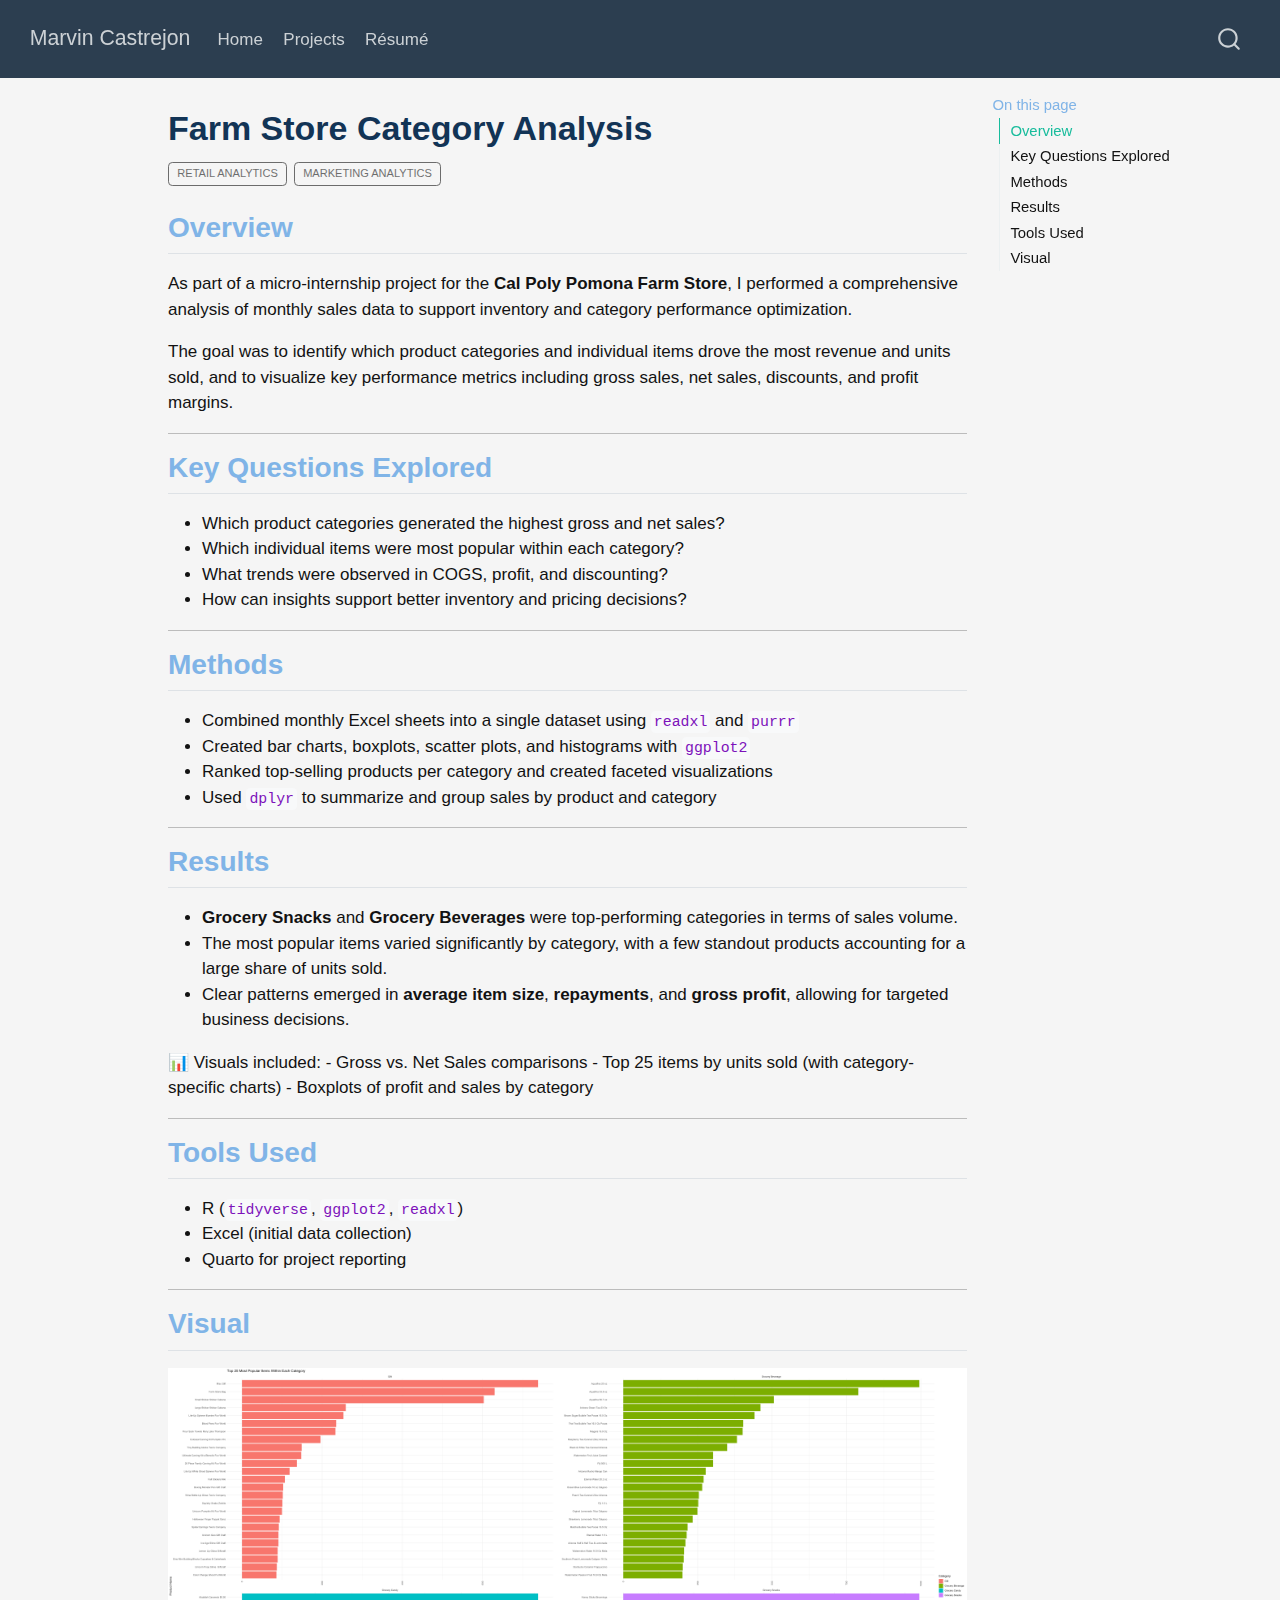
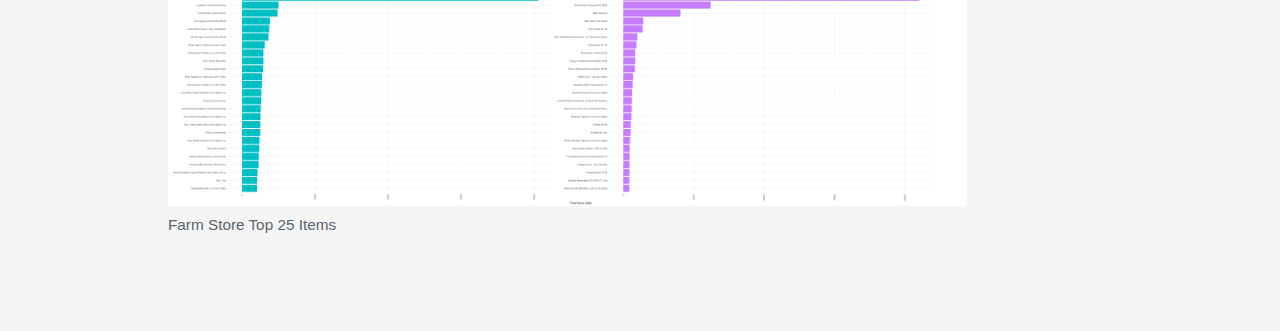
<file: docs/listings/03-customer-segmentation-clustering.html>
<!DOCTYPE html>
<html xmlns="http://www.w3.org/1999/xhtml" lang="en" xml:lang="en"><head>

<meta charset="utf-8">
<meta name="generator" content="quarto-1.6.40">

<meta name="viewport" content="width=device-width, initial-scale=1.0, user-scalable=yes">


<title>Farm Store Category Analysis – Marvin Castrejon</title>
<style>
code{white-space: pre-wrap;}
span.smallcaps{font-variant: small-caps;}
div.columns{display: flex; gap: min(4vw, 1.5em);}
div.column{flex: auto; overflow-x: auto;}
div.hanging-indent{margin-left: 1.5em; text-indent: -1.5em;}
ul.task-list{list-style: none;}
ul.task-list li input[type="checkbox"] {
  width: 0.8em;
  margin: 0 0.8em 0.2em -1em; /* quarto-specific, see https://github.com/quarto-dev/quarto-cli/issues/4556 */ 
  vertical-align: middle;
}
</style>


<script src="../site_libs/quarto-nav/quarto-nav.js"></script>
<script src="../site_libs/quarto-nav/headroom.min.js"></script>
<script src="../site_libs/clipboard/clipboard.min.js"></script>
<script src="../site_libs/quarto-search/autocomplete.umd.js"></script>
<script src="../site_libs/quarto-search/fuse.min.js"></script>
<script src="../site_libs/quarto-search/quarto-search.js"></script>
<meta name="quarto:offset" content="../">
<script src="../site_libs/quarto-html/quarto.js"></script>
<script src="../site_libs/quarto-html/popper.min.js"></script>
<script src="../site_libs/quarto-html/tippy.umd.min.js"></script>
<script src="../site_libs/quarto-html/anchor.min.js"></script>
<link href="../site_libs/quarto-html/tippy.css" rel="stylesheet">
<link href="../site_libs/quarto-html/quarto-syntax-highlighting-549806ee2085284f45b00abea8c6df48.css" rel="stylesheet" id="quarto-text-highlighting-styles">
<script src="../site_libs/bootstrap/bootstrap.min.js"></script>
<link href="../site_libs/bootstrap/bootstrap-icons.css" rel="stylesheet">
<link href="../site_libs/bootstrap/bootstrap-82c6ef1f7c9fc44725b7ffcfd9dc3677.min.css" rel="stylesheet" append-hash="true" id="quarto-bootstrap" data-mode="light">
<script id="quarto-search-options" type="application/json">{
  "location": "navbar",
  "copy-button": false,
  "collapse-after": 3,
  "panel-placement": "end",
  "type": "overlay",
  "limit": 50,
  "keyboard-shortcut": [
    "f",
    "/",
    "s"
  ],
  "show-item-context": false,
  "language": {
    "search-no-results-text": "No results",
    "search-matching-documents-text": "matching documents",
    "search-copy-link-title": "Copy link to search",
    "search-hide-matches-text": "Hide additional matches",
    "search-more-match-text": "more match in this document",
    "search-more-matches-text": "more matches in this document",
    "search-clear-button-title": "Clear",
    "search-text-placeholder": "",
    "search-detached-cancel-button-title": "Cancel",
    "search-submit-button-title": "Submit",
    "search-label": "Search"
  }
}</script>


</head>

<body class="nav-fixed">

<div id="quarto-search-results"></div>
  <header id="quarto-header" class="headroom fixed-top">
    <nav class="navbar navbar-expand-lg " data-bs-theme="dark">
      <div class="navbar-container container-fluid">
      <div class="navbar-brand-container mx-auto">
    <a class="navbar-brand" href="../index.html">
    <span class="navbar-title">Marvin Castrejon</span>
    </a>
  </div>
            <div id="quarto-search" class="" title="Search"></div>
          <button class="navbar-toggler" type="button" data-bs-toggle="collapse" data-bs-target="#navbarCollapse" aria-controls="navbarCollapse" role="menu" aria-expanded="false" aria-label="Toggle navigation" onclick="if (window.quartoToggleHeadroom) { window.quartoToggleHeadroom(); }">
  <span class="navbar-toggler-icon"></span>
</button>
          <div class="collapse navbar-collapse" id="navbarCollapse">
            <ul class="navbar-nav navbar-nav-scroll me-auto">
  <li class="nav-item">
    <a class="nav-link" href="../index.html"> 
<span class="menu-text">Home</span></a>
  </li>  
  <li class="nav-item">
    <a class="nav-link" href="../projects.html"> 
<span class="menu-text">Projects</span></a>
  </li>  
  <li class="nav-item">
    <a class="nav-link" href="../resume.html"> 
<span class="menu-text">Résumé</span></a>
  </li>  
</ul>
          </div> <!-- /navcollapse -->
            <div class="quarto-navbar-tools">
</div>
      </div> <!-- /container-fluid -->
    </nav>
</header>
<!-- content -->
<div id="quarto-content" class="quarto-container page-columns page-rows-contents page-layout-article page-navbar">
<!-- sidebar -->
<!-- margin-sidebar -->
    <div id="quarto-margin-sidebar" class="sidebar margin-sidebar">
        <nav id="TOC" role="doc-toc" class="toc-active">
    <h2 id="toc-title">On this page</h2>
   
  <ul>
  <li><a href="#overview" id="toc-overview" class="nav-link active" data-scroll-target="#overview">Overview</a></li>
  <li><a href="#key-questions-explored" id="toc-key-questions-explored" class="nav-link" data-scroll-target="#key-questions-explored">Key Questions Explored</a></li>
  <li><a href="#methods" id="toc-methods" class="nav-link" data-scroll-target="#methods">Methods</a></li>
  <li><a href="#results" id="toc-results" class="nav-link" data-scroll-target="#results">Results</a></li>
  <li><a href="#tools-used" id="toc-tools-used" class="nav-link" data-scroll-target="#tools-used">Tools Used</a></li>
  <li><a href="#visual" id="toc-visual" class="nav-link" data-scroll-target="#visual">Visual</a></li>
  </ul>
</nav>
    </div>
<!-- main -->
<main class="content" id="quarto-document-content">

<header id="title-block-header" class="quarto-title-block default">
<div class="quarto-title">
<h1 class="title">Farm Store Category Analysis</h1>
  <div class="quarto-categories">
    <div class="quarto-category">Retail Analytics</div>
    <div class="quarto-category">Marketing Analytics</div>
  </div>
  </div>



<div class="quarto-title-meta">

    
  
    
  </div>
  


</header>


<section id="overview" class="level2">
<h2 class="anchored" data-anchor-id="overview">Overview</h2>
<p>As part of a micro-internship project for the <strong>Cal Poly Pomona Farm Store</strong>, I performed a comprehensive analysis of monthly sales data to support inventory and category performance optimization.</p>
<p>The goal was to identify which product categories and individual items drove the most revenue and units sold, and to visualize key performance metrics including gross sales, net sales, discounts, and profit margins.</p>
<hr>
</section>
<section id="key-questions-explored" class="level2">
<h2 class="anchored" data-anchor-id="key-questions-explored">Key Questions Explored</h2>
<ul>
<li>Which product categories generated the highest gross and net sales?</li>
<li>Which individual items were most popular within each category?</li>
<li>What trends were observed in COGS, profit, and discounting?</li>
<li>How can insights support better inventory and pricing decisions?</li>
</ul>
<hr>
</section>
<section id="methods" class="level2">
<h2 class="anchored" data-anchor-id="methods">Methods</h2>
<ul>
<li>Combined monthly Excel sheets into a single dataset using <code>readxl</code> and <code>purrr</code></li>
<li>Created bar charts, boxplots, scatter plots, and histograms with <code>ggplot2</code></li>
<li>Ranked top-selling products per category and created faceted visualizations</li>
<li>Used <code>dplyr</code> to summarize and group sales by product and category</li>
</ul>
<hr>
</section>
<section id="results" class="level2">
<h2 class="anchored" data-anchor-id="results">Results</h2>
<ul>
<li><strong>Grocery Snacks</strong> and <strong>Grocery Beverages</strong> were top-performing categories in terms of sales volume.</li>
<li>The most popular items varied significantly by category, with a few standout products accounting for a large share of units sold.</li>
<li>Clear patterns emerged in <strong>average item size</strong>, <strong>repayments</strong>, and <strong>gross profit</strong>, allowing for targeted business decisions.</li>
</ul>
<p>📊 Visuals included: - Gross vs.&nbsp;Net Sales comparisons - Top 25 items by units sold (with category-specific charts) - Boxplots of profit and sales by category</p>
<hr>
</section>
<section id="tools-used" class="level2">
<h2 class="anchored" data-anchor-id="tools-used">Tools Used</h2>
<ul>
<li>R (<code>tidyverse</code>, <code>ggplot2</code>, <code>readxl</code>)</li>
<li>Excel (initial data collection)</li>
<li>Quarto for project reporting</li>
</ul>
<hr>
</section>
<section id="visual" class="level2">
<h2 class="anchored" data-anchor-id="visual">Visual</h2>
<div class="quarto-figure quarto-figure-center">
<figure class="figure">
<p><img src="../images/Top 25.png" class="img-fluid figure-img"></p>
<figcaption>Farm Store Top 25 Items</figcaption>
</figure>
</div>


</section>

</main> <!-- /main -->
<script id="quarto-html-after-body" type="application/javascript">
window.document.addEventListener("DOMContentLoaded", function (event) {
  const toggleBodyColorMode = (bsSheetEl) => {
    const mode = bsSheetEl.getAttribute("data-mode");
    const bodyEl = window.document.querySelector("body");
    if (mode === "dark") {
      bodyEl.classList.add("quarto-dark");
      bodyEl.classList.remove("quarto-light");
    } else {
      bodyEl.classList.add("quarto-light");
      bodyEl.classList.remove("quarto-dark");
    }
  }
  const toggleBodyColorPrimary = () => {
    const bsSheetEl = window.document.querySelector("link#quarto-bootstrap");
    if (bsSheetEl) {
      toggleBodyColorMode(bsSheetEl);
    }
  }
  toggleBodyColorPrimary();  
  const icon = "";
  const anchorJS = new window.AnchorJS();
  anchorJS.options = {
    placement: 'right',
    icon: icon
  };
  anchorJS.add('.anchored');
  const isCodeAnnotation = (el) => {
    for (const clz of el.classList) {
      if (clz.startsWith('code-annotation-')) {                     
        return true;
      }
    }
    return false;
  }
  const onCopySuccess = function(e) {
    // button target
    const button = e.trigger;
    // don't keep focus
    button.blur();
    // flash "checked"
    button.classList.add('code-copy-button-checked');
    var currentTitle = button.getAttribute("title");
    button.setAttribute("title", "Copied!");
    let tooltip;
    if (window.bootstrap) {
      button.setAttribute("data-bs-toggle", "tooltip");
      button.setAttribute("data-bs-placement", "left");
      button.setAttribute("data-bs-title", "Copied!");
      tooltip = new bootstrap.Tooltip(button, 
        { trigger: "manual", 
          customClass: "code-copy-button-tooltip",
          offset: [0, -8]});
      tooltip.show();    
    }
    setTimeout(function() {
      if (tooltip) {
        tooltip.hide();
        button.removeAttribute("data-bs-title");
        button.removeAttribute("data-bs-toggle");
        button.removeAttribute("data-bs-placement");
      }
      button.setAttribute("title", currentTitle);
      button.classList.remove('code-copy-button-checked');
    }, 1000);
    // clear code selection
    e.clearSelection();
  }
  const getTextToCopy = function(trigger) {
      const codeEl = trigger.previousElementSibling.cloneNode(true);
      for (const childEl of codeEl.children) {
        if (isCodeAnnotation(childEl)) {
          childEl.remove();
        }
      }
      return codeEl.innerText;
  }
  const clipboard = new window.ClipboardJS('.code-copy-button:not([data-in-quarto-modal])', {
    text: getTextToCopy
  });
  clipboard.on('success', onCopySuccess);
  if (window.document.getElementById('quarto-embedded-source-code-modal')) {
    const clipboardModal = new window.ClipboardJS('.code-copy-button[data-in-quarto-modal]', {
      text: getTextToCopy,
      container: window.document.getElementById('quarto-embedded-source-code-modal')
    });
    clipboardModal.on('success', onCopySuccess);
  }
    var localhostRegex = new RegExp(/^(?:http|https):\/\/localhost\:?[0-9]*\//);
    var mailtoRegex = new RegExp(/^mailto:/);
      var filterRegex = new RegExp('/' + window.location.host + '/');
    var isInternal = (href) => {
        return filterRegex.test(href) || localhostRegex.test(href) || mailtoRegex.test(href);
    }
    // Inspect non-navigation links and adorn them if external
 	var links = window.document.querySelectorAll('a[href]:not(.nav-link):not(.navbar-brand):not(.toc-action):not(.sidebar-link):not(.sidebar-item-toggle):not(.pagination-link):not(.no-external):not([aria-hidden]):not(.dropdown-item):not(.quarto-navigation-tool):not(.about-link)');
    for (var i=0; i<links.length; i++) {
      const link = links[i];
      if (!isInternal(link.href)) {
        // undo the damage that might have been done by quarto-nav.js in the case of
        // links that we want to consider external
        if (link.dataset.originalHref !== undefined) {
          link.href = link.dataset.originalHref;
        }
      }
    }
  function tippyHover(el, contentFn, onTriggerFn, onUntriggerFn) {
    const config = {
      allowHTML: true,
      maxWidth: 500,
      delay: 100,
      arrow: false,
      appendTo: function(el) {
          return el.parentElement;
      },
      interactive: true,
      interactiveBorder: 10,
      theme: 'quarto',
      placement: 'bottom-start',
    };
    if (contentFn) {
      config.content = contentFn;
    }
    if (onTriggerFn) {
      config.onTrigger = onTriggerFn;
    }
    if (onUntriggerFn) {
      config.onUntrigger = onUntriggerFn;
    }
    window.tippy(el, config); 
  }
  const noterefs = window.document.querySelectorAll('a[role="doc-noteref"]');
  for (var i=0; i<noterefs.length; i++) {
    const ref = noterefs[i];
    tippyHover(ref, function() {
      // use id or data attribute instead here
      let href = ref.getAttribute('data-footnote-href') || ref.getAttribute('href');
      try { href = new URL(href).hash; } catch {}
      const id = href.replace(/^#\/?/, "");
      const note = window.document.getElementById(id);
      if (note) {
        return note.innerHTML;
      } else {
        return "";
      }
    });
  }
  const xrefs = window.document.querySelectorAll('a.quarto-xref');
  const processXRef = (id, note) => {
    // Strip column container classes
    const stripColumnClz = (el) => {
      el.classList.remove("page-full", "page-columns");
      if (el.children) {
        for (const child of el.children) {
          stripColumnClz(child);
        }
      }
    }
    stripColumnClz(note)
    if (id === null || id.startsWith('sec-')) {
      // Special case sections, only their first couple elements
      const container = document.createElement("div");
      if (note.children && note.children.length > 2) {
        container.appendChild(note.children[0].cloneNode(true));
        for (let i = 1; i < note.children.length; i++) {
          const child = note.children[i];
          if (child.tagName === "P" && child.innerText === "") {
            continue;
          } else {
            container.appendChild(child.cloneNode(true));
            break;
          }
        }
        if (window.Quarto?.typesetMath) {
          window.Quarto.typesetMath(container);
        }
        return container.innerHTML
      } else {
        if (window.Quarto?.typesetMath) {
          window.Quarto.typesetMath(note);
        }
        return note.innerHTML;
      }
    } else {
      // Remove any anchor links if they are present
      const anchorLink = note.querySelector('a.anchorjs-link');
      if (anchorLink) {
        anchorLink.remove();
      }
      if (window.Quarto?.typesetMath) {
        window.Quarto.typesetMath(note);
      }
      if (note.classList.contains("callout")) {
        return note.outerHTML;
      } else {
        return note.innerHTML;
      }
    }
  }
  for (var i=0; i<xrefs.length; i++) {
    const xref = xrefs[i];
    tippyHover(xref, undefined, function(instance) {
      instance.disable();
      let url = xref.getAttribute('href');
      let hash = undefined; 
      if (url.startsWith('#')) {
        hash = url;
      } else {
        try { hash = new URL(url).hash; } catch {}
      }
      if (hash) {
        const id = hash.replace(/^#\/?/, "");
        const note = window.document.getElementById(id);
        if (note !== null) {
          try {
            const html = processXRef(id, note.cloneNode(true));
            instance.setContent(html);
          } finally {
            instance.enable();
            instance.show();
          }
        } else {
          // See if we can fetch this
          fetch(url.split('#')[0])
          .then(res => res.text())
          .then(html => {
            const parser = new DOMParser();
            const htmlDoc = parser.parseFromString(html, "text/html");
            const note = htmlDoc.getElementById(id);
            if (note !== null) {
              const html = processXRef(id, note);
              instance.setContent(html);
            } 
          }).finally(() => {
            instance.enable();
            instance.show();
          });
        }
      } else {
        // See if we can fetch a full url (with no hash to target)
        // This is a special case and we should probably do some content thinning / targeting
        fetch(url)
        .then(res => res.text())
        .then(html => {
          const parser = new DOMParser();
          const htmlDoc = parser.parseFromString(html, "text/html");
          const note = htmlDoc.querySelector('main.content');
          if (note !== null) {
            // This should only happen for chapter cross references
            // (since there is no id in the URL)
            // remove the first header
            if (note.children.length > 0 && note.children[0].tagName === "HEADER") {
              note.children[0].remove();
            }
            const html = processXRef(null, note);
            instance.setContent(html);
          } 
        }).finally(() => {
          instance.enable();
          instance.show();
        });
      }
    }, function(instance) {
    });
  }
      let selectedAnnoteEl;
      const selectorForAnnotation = ( cell, annotation) => {
        let cellAttr = 'data-code-cell="' + cell + '"';
        let lineAttr = 'data-code-annotation="' +  annotation + '"';
        const selector = 'span[' + cellAttr + '][' + lineAttr + ']';
        return selector;
      }
      const selectCodeLines = (annoteEl) => {
        const doc = window.document;
        const targetCell = annoteEl.getAttribute("data-target-cell");
        const targetAnnotation = annoteEl.getAttribute("data-target-annotation");
        const annoteSpan = window.document.querySelector(selectorForAnnotation(targetCell, targetAnnotation));
        const lines = annoteSpan.getAttribute("data-code-lines").split(",");
        const lineIds = lines.map((line) => {
          return targetCell + "-" + line;
        })
        let top = null;
        let height = null;
        let parent = null;
        if (lineIds.length > 0) {
            //compute the position of the single el (top and bottom and make a div)
            const el = window.document.getElementById(lineIds[0]);
            top = el.offsetTop;
            height = el.offsetHeight;
            parent = el.parentElement.parentElement;
          if (lineIds.length > 1) {
            const lastEl = window.document.getElementById(lineIds[lineIds.length - 1]);
            const bottom = lastEl.offsetTop + lastEl.offsetHeight;
            height = bottom - top;
          }
          if (top !== null && height !== null && parent !== null) {
            // cook up a div (if necessary) and position it 
            let div = window.document.getElementById("code-annotation-line-highlight");
            if (div === null) {
              div = window.document.createElement("div");
              div.setAttribute("id", "code-annotation-line-highlight");
              div.style.position = 'absolute';
              parent.appendChild(div);
            }
            div.style.top = top - 2 + "px";
            div.style.height = height + 4 + "px";
            div.style.left = 0;
            let gutterDiv = window.document.getElementById("code-annotation-line-highlight-gutter");
            if (gutterDiv === null) {
              gutterDiv = window.document.createElement("div");
              gutterDiv.setAttribute("id", "code-annotation-line-highlight-gutter");
              gutterDiv.style.position = 'absolute';
              const codeCell = window.document.getElementById(targetCell);
              const gutter = codeCell.querySelector('.code-annotation-gutter');
              gutter.appendChild(gutterDiv);
            }
            gutterDiv.style.top = top - 2 + "px";
            gutterDiv.style.height = height + 4 + "px";
          }
          selectedAnnoteEl = annoteEl;
        }
      };
      const unselectCodeLines = () => {
        const elementsIds = ["code-annotation-line-highlight", "code-annotation-line-highlight-gutter"];
        elementsIds.forEach((elId) => {
          const div = window.document.getElementById(elId);
          if (div) {
            div.remove();
          }
        });
        selectedAnnoteEl = undefined;
      };
        // Handle positioning of the toggle
    window.addEventListener(
      "resize",
      throttle(() => {
        elRect = undefined;
        if (selectedAnnoteEl) {
          selectCodeLines(selectedAnnoteEl);
        }
      }, 10)
    );
    function throttle(fn, ms) {
    let throttle = false;
    let timer;
      return (...args) => {
        if(!throttle) { // first call gets through
            fn.apply(this, args);
            throttle = true;
        } else { // all the others get throttled
            if(timer) clearTimeout(timer); // cancel #2
            timer = setTimeout(() => {
              fn.apply(this, args);
              timer = throttle = false;
            }, ms);
        }
      };
    }
      // Attach click handler to the DT
      const annoteDls = window.document.querySelectorAll('dt[data-target-cell]');
      for (const annoteDlNode of annoteDls) {
        annoteDlNode.addEventListener('click', (event) => {
          const clickedEl = event.target;
          if (clickedEl !== selectedAnnoteEl) {
            unselectCodeLines();
            const activeEl = window.document.querySelector('dt[data-target-cell].code-annotation-active');
            if (activeEl) {
              activeEl.classList.remove('code-annotation-active');
            }
            selectCodeLines(clickedEl);
            clickedEl.classList.add('code-annotation-active');
          } else {
            // Unselect the line
            unselectCodeLines();
            clickedEl.classList.remove('code-annotation-active');
          }
        });
      }
  const findCites = (el) => {
    const parentEl = el.parentElement;
    if (parentEl) {
      const cites = parentEl.dataset.cites;
      if (cites) {
        return {
          el,
          cites: cites.split(' ')
        };
      } else {
        return findCites(el.parentElement)
      }
    } else {
      return undefined;
    }
  };
  var bibliorefs = window.document.querySelectorAll('a[role="doc-biblioref"]');
  for (var i=0; i<bibliorefs.length; i++) {
    const ref = bibliorefs[i];
    const citeInfo = findCites(ref);
    if (citeInfo) {
      tippyHover(citeInfo.el, function() {
        var popup = window.document.createElement('div');
        citeInfo.cites.forEach(function(cite) {
          var citeDiv = window.document.createElement('div');
          citeDiv.classList.add('hanging-indent');
          citeDiv.classList.add('csl-entry');
          var biblioDiv = window.document.getElementById('ref-' + cite);
          if (biblioDiv) {
            citeDiv.innerHTML = biblioDiv.innerHTML;
          }
          popup.appendChild(citeDiv);
        });
        return popup.innerHTML;
      });
    }
  }
});
</script>
</div> <!-- /content -->




</body></html>
</file>
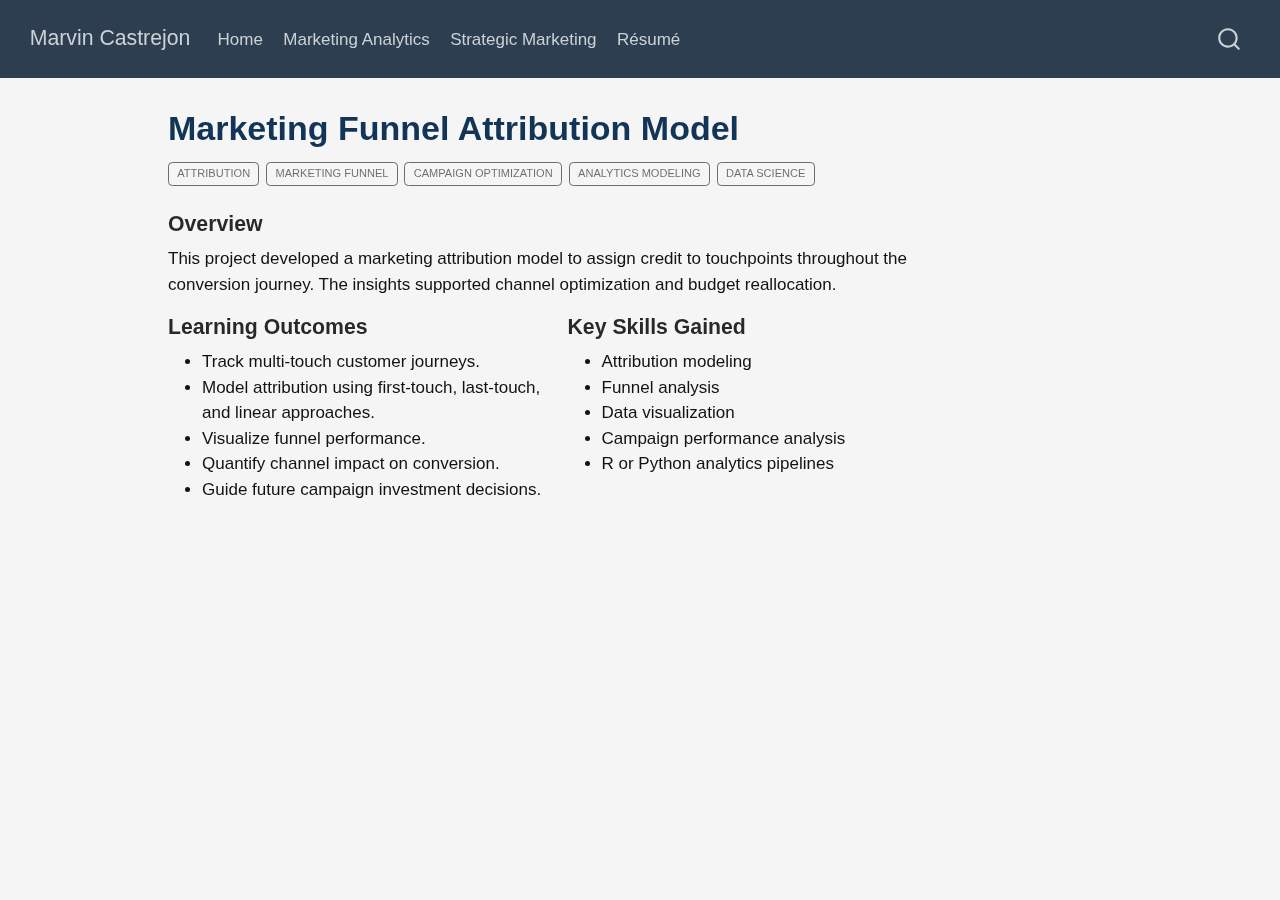
<file: docs/listings/04-funnel-attribution-model.html>
<!DOCTYPE html>
<html xmlns="http://www.w3.org/1999/xhtml" lang="en" xml:lang="en"><head>

<meta charset="utf-8">
<meta name="generator" content="quarto-1.6.40">

<meta name="viewport" content="width=device-width, initial-scale=1.0, user-scalable=yes">


<title>Marketing Funnel Attribution Model – Marvin Castrejon</title>
<style>
code{white-space: pre-wrap;}
span.smallcaps{font-variant: small-caps;}
div.columns{display: flex; gap: min(4vw, 1.5em);}
div.column{flex: auto; overflow-x: auto;}
div.hanging-indent{margin-left: 1.5em; text-indent: -1.5em;}
ul.task-list{list-style: none;}
ul.task-list li input[type="checkbox"] {
  width: 0.8em;
  margin: 0 0.8em 0.2em -1em; /* quarto-specific, see https://github.com/quarto-dev/quarto-cli/issues/4556 */ 
  vertical-align: middle;
}
</style>


<script src="../site_libs/quarto-nav/quarto-nav.js"></script>
<script src="../site_libs/quarto-nav/headroom.min.js"></script>
<script src="../site_libs/clipboard/clipboard.min.js"></script>
<script src="../site_libs/quarto-search/autocomplete.umd.js"></script>
<script src="../site_libs/quarto-search/fuse.min.js"></script>
<script src="../site_libs/quarto-search/quarto-search.js"></script>
<meta name="quarto:offset" content="../">
<script src="../site_libs/quarto-html/quarto.js"></script>
<script src="../site_libs/quarto-html/popper.min.js"></script>
<script src="../site_libs/quarto-html/tippy.umd.min.js"></script>
<script src="../site_libs/quarto-html/anchor.min.js"></script>
<link href="../site_libs/quarto-html/tippy.css" rel="stylesheet">
<link href="../site_libs/quarto-html/quarto-syntax-highlighting-549806ee2085284f45b00abea8c6df48.css" rel="stylesheet" id="quarto-text-highlighting-styles">
<script src="../site_libs/bootstrap/bootstrap.min.js"></script>
<link href="../site_libs/bootstrap/bootstrap-icons.css" rel="stylesheet">
<link href="../site_libs/bootstrap/bootstrap-82c6ef1f7c9fc44725b7ffcfd9dc3677.min.css" rel="stylesheet" append-hash="true" id="quarto-bootstrap" data-mode="light">
<script id="quarto-search-options" type="application/json">{
  "location": "navbar",
  "copy-button": false,
  "collapse-after": 3,
  "panel-placement": "end",
  "type": "overlay",
  "limit": 50,
  "keyboard-shortcut": [
    "f",
    "/",
    "s"
  ],
  "show-item-context": false,
  "language": {
    "search-no-results-text": "No results",
    "search-matching-documents-text": "matching documents",
    "search-copy-link-title": "Copy link to search",
    "search-hide-matches-text": "Hide additional matches",
    "search-more-match-text": "more match in this document",
    "search-more-matches-text": "more matches in this document",
    "search-clear-button-title": "Clear",
    "search-text-placeholder": "",
    "search-detached-cancel-button-title": "Cancel",
    "search-submit-button-title": "Submit",
    "search-label": "Search"
  }
}</script>


</head>

<body class="nav-fixed">

<div id="quarto-search-results"></div>
  <header id="quarto-header" class="headroom fixed-top">
    <nav class="navbar navbar-expand-lg " data-bs-theme="dark">
      <div class="navbar-container container-fluid">
      <div class="navbar-brand-container mx-auto">
    <a class="navbar-brand" href="../index.html">
    <span class="navbar-title">Marvin Castrejon</span>
    </a>
  </div>
            <div id="quarto-search" class="" title="Search"></div>
          <button class="navbar-toggler" type="button" data-bs-toggle="collapse" data-bs-target="#navbarCollapse" aria-controls="navbarCollapse" role="menu" aria-expanded="false" aria-label="Toggle navigation" onclick="if (window.quartoToggleHeadroom) { window.quartoToggleHeadroom(); }">
  <span class="navbar-toggler-icon"></span>
</button>
          <div class="collapse navbar-collapse" id="navbarCollapse">
            <ul class="navbar-nav navbar-nav-scroll me-auto">
  <li class="nav-item">
    <a class="nav-link" href="../index.html"> 
<span class="menu-text">Home</span></a>
  </li>  
  <li class="nav-item">
    <a class="nav-link" href="../marketing-analytics.html"> 
<span class="menu-text">Marketing Analytics</span></a>
  </li>  
  <li class="nav-item">
    <a class="nav-link" href="../strategic-marketing.html"> 
<span class="menu-text">Strategic Marketing</span></a>
  </li>  
  <li class="nav-item">
    <a class="nav-link" href="../resume.html"> 
<span class="menu-text">Résumé</span></a>
  </li>  
</ul>
          </div> <!-- /navcollapse -->
            <div class="quarto-navbar-tools">
</div>
      </div> <!-- /container-fluid -->
    </nav>
</header>
<!-- content -->
<div id="quarto-content" class="quarto-container page-columns page-rows-contents page-layout-article page-navbar">
<!-- sidebar -->
<!-- margin-sidebar -->
    <div id="quarto-margin-sidebar" class="sidebar margin-sidebar zindex-bottom">
        
    </div>
<!-- main -->
<main class="content" id="quarto-document-content">

<header id="title-block-header" class="quarto-title-block default">
<div class="quarto-title">
<h1 class="title">Marketing Funnel Attribution Model</h1>
  <div class="quarto-categories">
    <div class="quarto-category">Attribution</div>
    <div class="quarto-category">Marketing Funnel</div>
    <div class="quarto-category">Campaign Optimization</div>
    <div class="quarto-category">Analytics Modeling</div>
    <div class="quarto-category">Data Science</div>
  </div>
  </div>



<div class="quarto-title-meta">

    
  
    
  </div>
  


</header>


<section id="overview" class="level4">
<h4 class="anchored" data-anchor-id="overview"><strong>Overview</strong></h4>
<p>This project developed a marketing attribution model to assign credit to touchpoints throughout the conversion journey. The insights supported channel optimization and budget reallocation.</p>
</section>
<div class="columns">
<div class="column" style="width:50%;">
<section id="learning-outcomes" class="level4">
<h4 class="anchored" data-anchor-id="learning-outcomes"><strong>Learning Outcomes</strong></h4>
<ul>
<li>Track multi-touch customer journeys.<br>
</li>
<li>Model attribution using first-touch, last-touch, and linear approaches.<br>
</li>
<li>Visualize funnel performance.<br>
</li>
<li>Quantify channel impact on conversion.<br>
</li>
<li>Guide future campaign investment decisions.</li>
</ul>
</section>
</div><div class="column" style="width:50%;">
<section id="key-skills-gained" class="level4">
<h4 class="anchored" data-anchor-id="key-skills-gained"><strong>Key Skills Gained</strong></h4>
<ul>
<li>Attribution modeling<br>
</li>
<li>Funnel analysis<br>
</li>
<li>Data visualization<br>
</li>
<li>Campaign performance analysis<br>
</li>
<li>R or Python analytics pipelines</li>
</ul>
</section>
</div>
</div>



</main> <!-- /main -->
<script id="quarto-html-after-body" type="application/javascript">
window.document.addEventListener("DOMContentLoaded", function (event) {
  const toggleBodyColorMode = (bsSheetEl) => {
    const mode = bsSheetEl.getAttribute("data-mode");
    const bodyEl = window.document.querySelector("body");
    if (mode === "dark") {
      bodyEl.classList.add("quarto-dark");
      bodyEl.classList.remove("quarto-light");
    } else {
      bodyEl.classList.add("quarto-light");
      bodyEl.classList.remove("quarto-dark");
    }
  }
  const toggleBodyColorPrimary = () => {
    const bsSheetEl = window.document.querySelector("link#quarto-bootstrap");
    if (bsSheetEl) {
      toggleBodyColorMode(bsSheetEl);
    }
  }
  toggleBodyColorPrimary();  
  const icon = "";
  const anchorJS = new window.AnchorJS();
  anchorJS.options = {
    placement: 'right',
    icon: icon
  };
  anchorJS.add('.anchored');
  const isCodeAnnotation = (el) => {
    for (const clz of el.classList) {
      if (clz.startsWith('code-annotation-')) {                     
        return true;
      }
    }
    return false;
  }
  const onCopySuccess = function(e) {
    // button target
    const button = e.trigger;
    // don't keep focus
    button.blur();
    // flash "checked"
    button.classList.add('code-copy-button-checked');
    var currentTitle = button.getAttribute("title");
    button.setAttribute("title", "Copied!");
    let tooltip;
    if (window.bootstrap) {
      button.setAttribute("data-bs-toggle", "tooltip");
      button.setAttribute("data-bs-placement", "left");
      button.setAttribute("data-bs-title", "Copied!");
      tooltip = new bootstrap.Tooltip(button, 
        { trigger: "manual", 
          customClass: "code-copy-button-tooltip",
          offset: [0, -8]});
      tooltip.show();    
    }
    setTimeout(function() {
      if (tooltip) {
        tooltip.hide();
        button.removeAttribute("data-bs-title");
        button.removeAttribute("data-bs-toggle");
        button.removeAttribute("data-bs-placement");
      }
      button.setAttribute("title", currentTitle);
      button.classList.remove('code-copy-button-checked');
    }, 1000);
    // clear code selection
    e.clearSelection();
  }
  const getTextToCopy = function(trigger) {
      const codeEl = trigger.previousElementSibling.cloneNode(true);
      for (const childEl of codeEl.children) {
        if (isCodeAnnotation(childEl)) {
          childEl.remove();
        }
      }
      return codeEl.innerText;
  }
  const clipboard = new window.ClipboardJS('.code-copy-button:not([data-in-quarto-modal])', {
    text: getTextToCopy
  });
  clipboard.on('success', onCopySuccess);
  if (window.document.getElementById('quarto-embedded-source-code-modal')) {
    const clipboardModal = new window.ClipboardJS('.code-copy-button[data-in-quarto-modal]', {
      text: getTextToCopy,
      container: window.document.getElementById('quarto-embedded-source-code-modal')
    });
    clipboardModal.on('success', onCopySuccess);
  }
    var localhostRegex = new RegExp(/^(?:http|https):\/\/localhost\:?[0-9]*\//);
    var mailtoRegex = new RegExp(/^mailto:/);
      var filterRegex = new RegExp('/' + window.location.host + '/');
    var isInternal = (href) => {
        return filterRegex.test(href) || localhostRegex.test(href) || mailtoRegex.test(href);
    }
    // Inspect non-navigation links and adorn them if external
 	var links = window.document.querySelectorAll('a[href]:not(.nav-link):not(.navbar-brand):not(.toc-action):not(.sidebar-link):not(.sidebar-item-toggle):not(.pagination-link):not(.no-external):not([aria-hidden]):not(.dropdown-item):not(.quarto-navigation-tool):not(.about-link)');
    for (var i=0; i<links.length; i++) {
      const link = links[i];
      if (!isInternal(link.href)) {
        // undo the damage that might have been done by quarto-nav.js in the case of
        // links that we want to consider external
        if (link.dataset.originalHref !== undefined) {
          link.href = link.dataset.originalHref;
        }
      }
    }
  function tippyHover(el, contentFn, onTriggerFn, onUntriggerFn) {
    const config = {
      allowHTML: true,
      maxWidth: 500,
      delay: 100,
      arrow: false,
      appendTo: function(el) {
          return el.parentElement;
      },
      interactive: true,
      interactiveBorder: 10,
      theme: 'quarto',
      placement: 'bottom-start',
    };
    if (contentFn) {
      config.content = contentFn;
    }
    if (onTriggerFn) {
      config.onTrigger = onTriggerFn;
    }
    if (onUntriggerFn) {
      config.onUntrigger = onUntriggerFn;
    }
    window.tippy(el, config); 
  }
  const noterefs = window.document.querySelectorAll('a[role="doc-noteref"]');
  for (var i=0; i<noterefs.length; i++) {
    const ref = noterefs[i];
    tippyHover(ref, function() {
      // use id or data attribute instead here
      let href = ref.getAttribute('data-footnote-href') || ref.getAttribute('href');
      try { href = new URL(href).hash; } catch {}
      const id = href.replace(/^#\/?/, "");
      const note = window.document.getElementById(id);
      if (note) {
        return note.innerHTML;
      } else {
        return "";
      }
    });
  }
  const xrefs = window.document.querySelectorAll('a.quarto-xref');
  const processXRef = (id, note) => {
    // Strip column container classes
    const stripColumnClz = (el) => {
      el.classList.remove("page-full", "page-columns");
      if (el.children) {
        for (const child of el.children) {
          stripColumnClz(child);
        }
      }
    }
    stripColumnClz(note)
    if (id === null || id.startsWith('sec-')) {
      // Special case sections, only their first couple elements
      const container = document.createElement("div");
      if (note.children && note.children.length > 2) {
        container.appendChild(note.children[0].cloneNode(true));
        for (let i = 1; i < note.children.length; i++) {
          const child = note.children[i];
          if (child.tagName === "P" && child.innerText === "") {
            continue;
          } else {
            container.appendChild(child.cloneNode(true));
            break;
          }
        }
        if (window.Quarto?.typesetMath) {
          window.Quarto.typesetMath(container);
        }
        return container.innerHTML
      } else {
        if (window.Quarto?.typesetMath) {
          window.Quarto.typesetMath(note);
        }
        return note.innerHTML;
      }
    } else {
      // Remove any anchor links if they are present
      const anchorLink = note.querySelector('a.anchorjs-link');
      if (anchorLink) {
        anchorLink.remove();
      }
      if (window.Quarto?.typesetMath) {
        window.Quarto.typesetMath(note);
      }
      if (note.classList.contains("callout")) {
        return note.outerHTML;
      } else {
        return note.innerHTML;
      }
    }
  }
  for (var i=0; i<xrefs.length; i++) {
    const xref = xrefs[i];
    tippyHover(xref, undefined, function(instance) {
      instance.disable();
      let url = xref.getAttribute('href');
      let hash = undefined; 
      if (url.startsWith('#')) {
        hash = url;
      } else {
        try { hash = new URL(url).hash; } catch {}
      }
      if (hash) {
        const id = hash.replace(/^#\/?/, "");
        const note = window.document.getElementById(id);
        if (note !== null) {
          try {
            const html = processXRef(id, note.cloneNode(true));
            instance.setContent(html);
          } finally {
            instance.enable();
            instance.show();
          }
        } else {
          // See if we can fetch this
          fetch(url.split('#')[0])
          .then(res => res.text())
          .then(html => {
            const parser = new DOMParser();
            const htmlDoc = parser.parseFromString(html, "text/html");
            const note = htmlDoc.getElementById(id);
            if (note !== null) {
              const html = processXRef(id, note);
              instance.setContent(html);
            } 
          }).finally(() => {
            instance.enable();
            instance.show();
          });
        }
      } else {
        // See if we can fetch a full url (with no hash to target)
        // This is a special case and we should probably do some content thinning / targeting
        fetch(url)
        .then(res => res.text())
        .then(html => {
          const parser = new DOMParser();
          const htmlDoc = parser.parseFromString(html, "text/html");
          const note = htmlDoc.querySelector('main.content');
          if (note !== null) {
            // This should only happen for chapter cross references
            // (since there is no id in the URL)
            // remove the first header
            if (note.children.length > 0 && note.children[0].tagName === "HEADER") {
              note.children[0].remove();
            }
            const html = processXRef(null, note);
            instance.setContent(html);
          } 
        }).finally(() => {
          instance.enable();
          instance.show();
        });
      }
    }, function(instance) {
    });
  }
      let selectedAnnoteEl;
      const selectorForAnnotation = ( cell, annotation) => {
        let cellAttr = 'data-code-cell="' + cell + '"';
        let lineAttr = 'data-code-annotation="' +  annotation + '"';
        const selector = 'span[' + cellAttr + '][' + lineAttr + ']';
        return selector;
      }
      const selectCodeLines = (annoteEl) => {
        const doc = window.document;
        const targetCell = annoteEl.getAttribute("data-target-cell");
        const targetAnnotation = annoteEl.getAttribute("data-target-annotation");
        const annoteSpan = window.document.querySelector(selectorForAnnotation(targetCell, targetAnnotation));
        const lines = annoteSpan.getAttribute("data-code-lines").split(",");
        const lineIds = lines.map((line) => {
          return targetCell + "-" + line;
        })
        let top = null;
        let height = null;
        let parent = null;
        if (lineIds.length > 0) {
            //compute the position of the single el (top and bottom and make a div)
            const el = window.document.getElementById(lineIds[0]);
            top = el.offsetTop;
            height = el.offsetHeight;
            parent = el.parentElement.parentElement;
          if (lineIds.length > 1) {
            const lastEl = window.document.getElementById(lineIds[lineIds.length - 1]);
            const bottom = lastEl.offsetTop + lastEl.offsetHeight;
            height = bottom - top;
          }
          if (top !== null && height !== null && parent !== null) {
            // cook up a div (if necessary) and position it 
            let div = window.document.getElementById("code-annotation-line-highlight");
            if (div === null) {
              div = window.document.createElement("div");
              div.setAttribute("id", "code-annotation-line-highlight");
              div.style.position = 'absolute';
              parent.appendChild(div);
            }
            div.style.top = top - 2 + "px";
            div.style.height = height + 4 + "px";
            div.style.left = 0;
            let gutterDiv = window.document.getElementById("code-annotation-line-highlight-gutter");
            if (gutterDiv === null) {
              gutterDiv = window.document.createElement("div");
              gutterDiv.setAttribute("id", "code-annotation-line-highlight-gutter");
              gutterDiv.style.position = 'absolute';
              const codeCell = window.document.getElementById(targetCell);
              const gutter = codeCell.querySelector('.code-annotation-gutter');
              gutter.appendChild(gutterDiv);
            }
            gutterDiv.style.top = top - 2 + "px";
            gutterDiv.style.height = height + 4 + "px";
          }
          selectedAnnoteEl = annoteEl;
        }
      };
      const unselectCodeLines = () => {
        const elementsIds = ["code-annotation-line-highlight", "code-annotation-line-highlight-gutter"];
        elementsIds.forEach((elId) => {
          const div = window.document.getElementById(elId);
          if (div) {
            div.remove();
          }
        });
        selectedAnnoteEl = undefined;
      };
        // Handle positioning of the toggle
    window.addEventListener(
      "resize",
      throttle(() => {
        elRect = undefined;
        if (selectedAnnoteEl) {
          selectCodeLines(selectedAnnoteEl);
        }
      }, 10)
    );
    function throttle(fn, ms) {
    let throttle = false;
    let timer;
      return (...args) => {
        if(!throttle) { // first call gets through
            fn.apply(this, args);
            throttle = true;
        } else { // all the others get throttled
            if(timer) clearTimeout(timer); // cancel #2
            timer = setTimeout(() => {
              fn.apply(this, args);
              timer = throttle = false;
            }, ms);
        }
      };
    }
      // Attach click handler to the DT
      const annoteDls = window.document.querySelectorAll('dt[data-target-cell]');
      for (const annoteDlNode of annoteDls) {
        annoteDlNode.addEventListener('click', (event) => {
          const clickedEl = event.target;
          if (clickedEl !== selectedAnnoteEl) {
            unselectCodeLines();
            const activeEl = window.document.querySelector('dt[data-target-cell].code-annotation-active');
            if (activeEl) {
              activeEl.classList.remove('code-annotation-active');
            }
            selectCodeLines(clickedEl);
            clickedEl.classList.add('code-annotation-active');
          } else {
            // Unselect the line
            unselectCodeLines();
            clickedEl.classList.remove('code-annotation-active');
          }
        });
      }
  const findCites = (el) => {
    const parentEl = el.parentElement;
    if (parentEl) {
      const cites = parentEl.dataset.cites;
      if (cites) {
        return {
          el,
          cites: cites.split(' ')
        };
      } else {
        return findCites(el.parentElement)
      }
    } else {
      return undefined;
    }
  };
  var bibliorefs = window.document.querySelectorAll('a[role="doc-biblioref"]');
  for (var i=0; i<bibliorefs.length; i++) {
    const ref = bibliorefs[i];
    const citeInfo = findCites(ref);
    if (citeInfo) {
      tippyHover(citeInfo.el, function() {
        var popup = window.document.createElement('div');
        citeInfo.cites.forEach(function(cite) {
          var citeDiv = window.document.createElement('div');
          citeDiv.classList.add('hanging-indent');
          citeDiv.classList.add('csl-entry');
          var biblioDiv = window.document.getElementById('ref-' + cite);
          if (biblioDiv) {
            citeDiv.innerHTML = biblioDiv.innerHTML;
          }
          popup.appendChild(citeDiv);
        });
        return popup.innerHTML;
      });
    }
  }
});
</script>
</div> <!-- /content -->




</body></html>
</file>
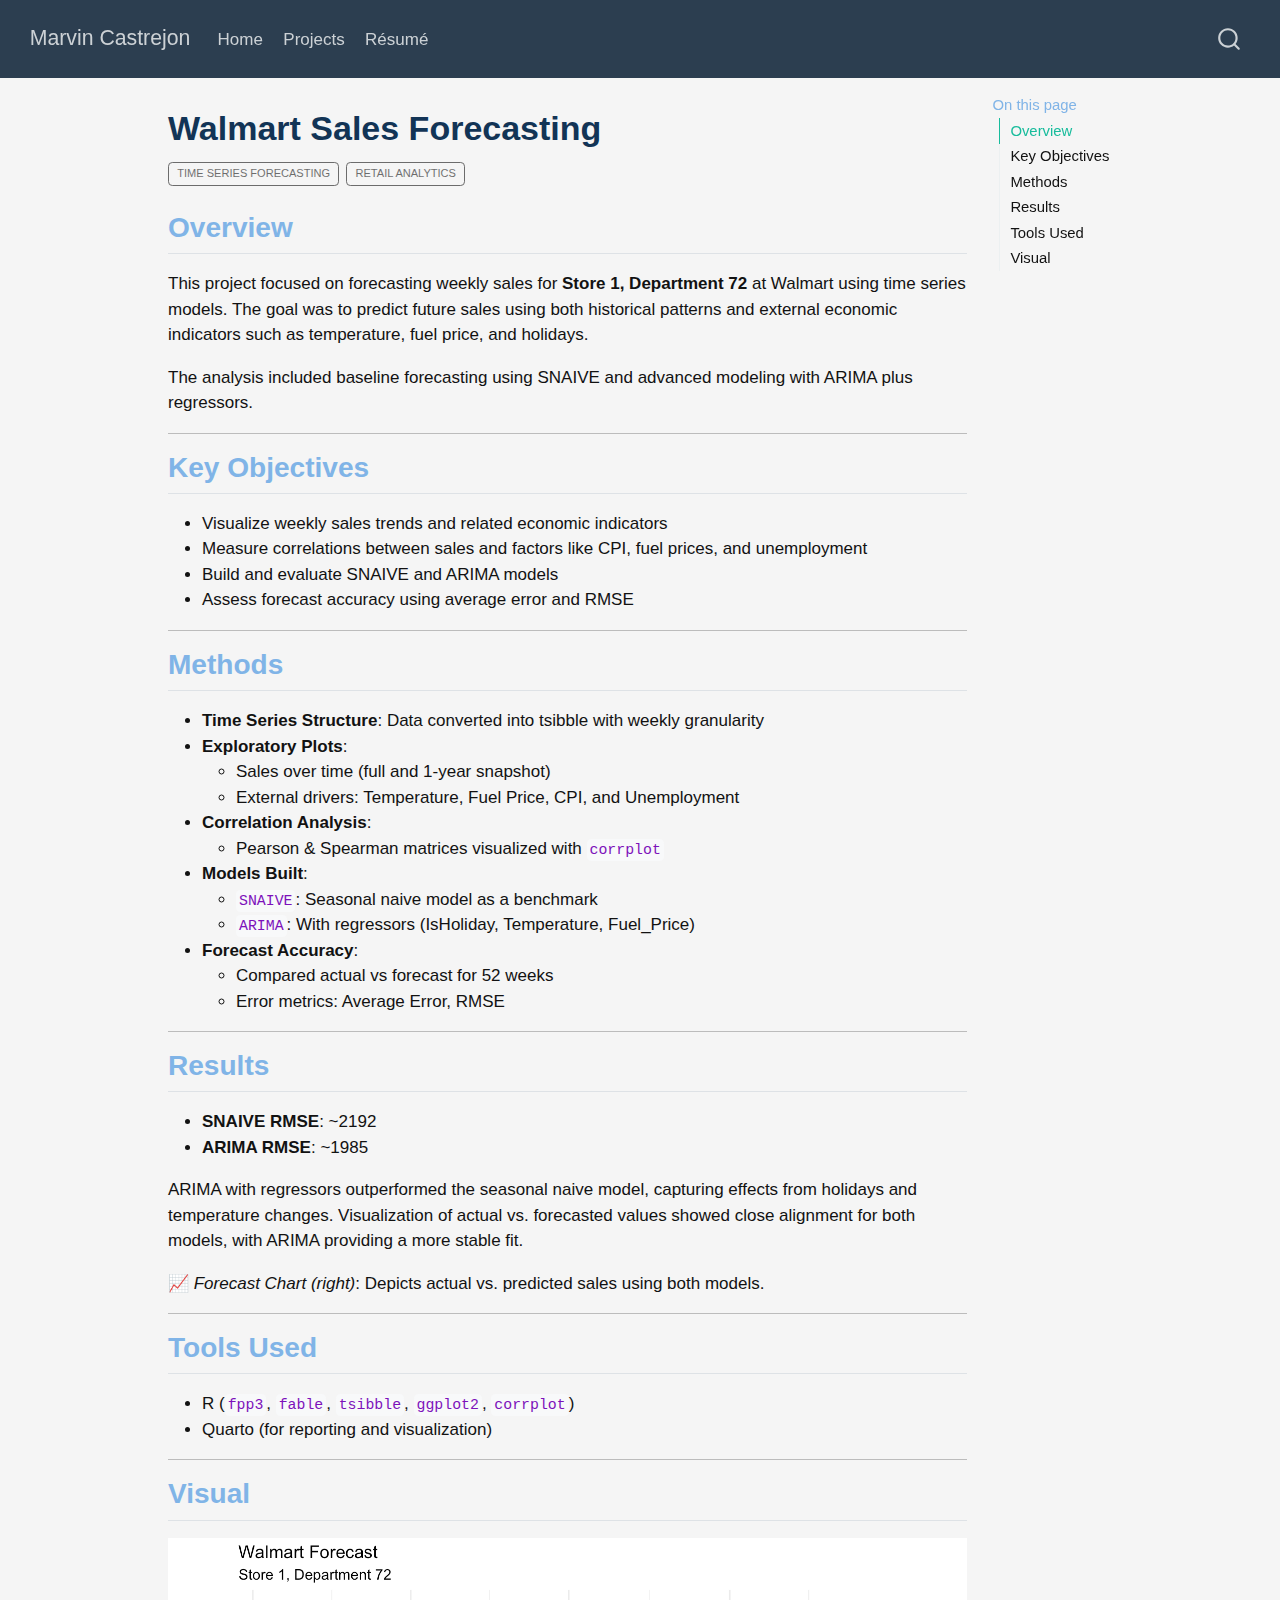
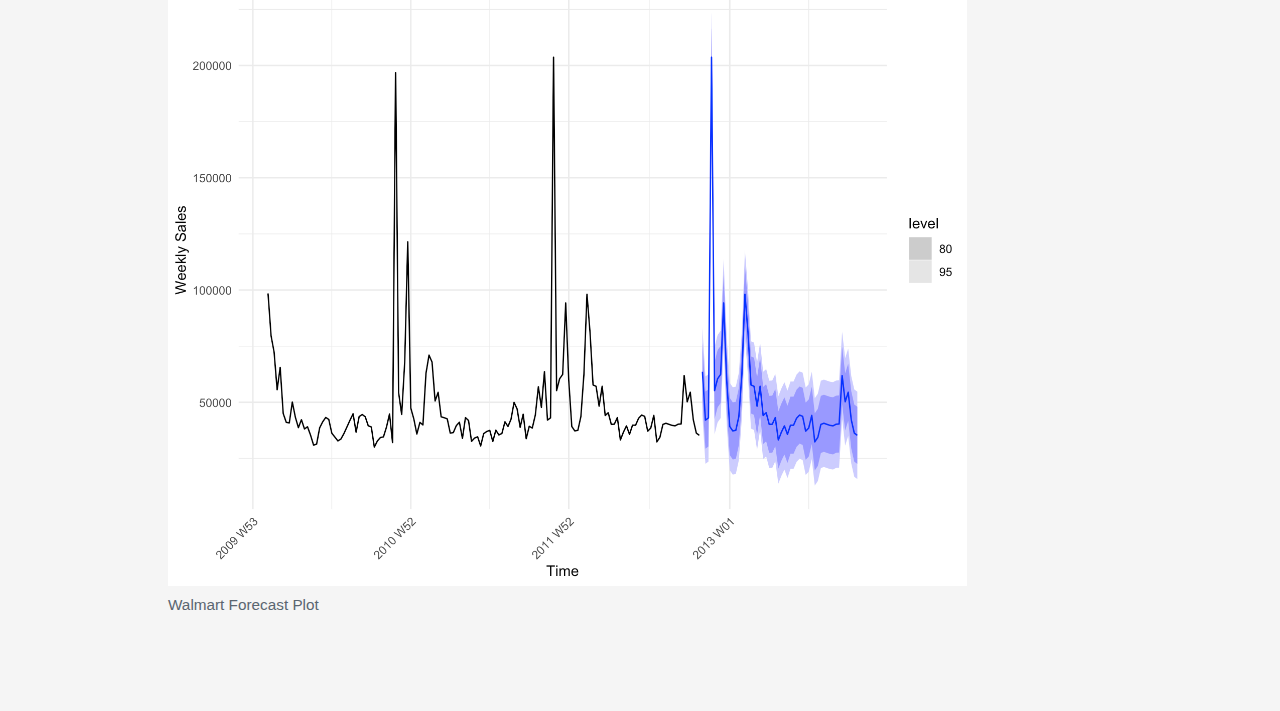
<file: docs/listings/04-walmart-sales-forecasting.html>
<!DOCTYPE html>
<html xmlns="http://www.w3.org/1999/xhtml" lang="en" xml:lang="en"><head>

<meta charset="utf-8">
<meta name="generator" content="quarto-1.6.40">

<meta name="viewport" content="width=device-width, initial-scale=1.0, user-scalable=yes">


<title>Walmart Sales Forecasting – Marvin Castrejon</title>
<style>
code{white-space: pre-wrap;}
span.smallcaps{font-variant: small-caps;}
div.columns{display: flex; gap: min(4vw, 1.5em);}
div.column{flex: auto; overflow-x: auto;}
div.hanging-indent{margin-left: 1.5em; text-indent: -1.5em;}
ul.task-list{list-style: none;}
ul.task-list li input[type="checkbox"] {
  width: 0.8em;
  margin: 0 0.8em 0.2em -1em; /* quarto-specific, see https://github.com/quarto-dev/quarto-cli/issues/4556 */ 
  vertical-align: middle;
}
</style>


<script src="../site_libs/quarto-nav/quarto-nav.js"></script>
<script src="../site_libs/quarto-nav/headroom.min.js"></script>
<script src="../site_libs/clipboard/clipboard.min.js"></script>
<script src="../site_libs/quarto-search/autocomplete.umd.js"></script>
<script src="../site_libs/quarto-search/fuse.min.js"></script>
<script src="../site_libs/quarto-search/quarto-search.js"></script>
<meta name="quarto:offset" content="../">
<script src="../site_libs/quarto-html/quarto.js"></script>
<script src="../site_libs/quarto-html/popper.min.js"></script>
<script src="../site_libs/quarto-html/tippy.umd.min.js"></script>
<script src="../site_libs/quarto-html/anchor.min.js"></script>
<link href="../site_libs/quarto-html/tippy.css" rel="stylesheet">
<link href="../site_libs/quarto-html/quarto-syntax-highlighting-549806ee2085284f45b00abea8c6df48.css" rel="stylesheet" id="quarto-text-highlighting-styles">
<script src="../site_libs/bootstrap/bootstrap.min.js"></script>
<link href="../site_libs/bootstrap/bootstrap-icons.css" rel="stylesheet">
<link href="../site_libs/bootstrap/bootstrap-82c6ef1f7c9fc44725b7ffcfd9dc3677.min.css" rel="stylesheet" append-hash="true" id="quarto-bootstrap" data-mode="light">
<script id="quarto-search-options" type="application/json">{
  "location": "navbar",
  "copy-button": false,
  "collapse-after": 3,
  "panel-placement": "end",
  "type": "overlay",
  "limit": 50,
  "keyboard-shortcut": [
    "f",
    "/",
    "s"
  ],
  "show-item-context": false,
  "language": {
    "search-no-results-text": "No results",
    "search-matching-documents-text": "matching documents",
    "search-copy-link-title": "Copy link to search",
    "search-hide-matches-text": "Hide additional matches",
    "search-more-match-text": "more match in this document",
    "search-more-matches-text": "more matches in this document",
    "search-clear-button-title": "Clear",
    "search-text-placeholder": "",
    "search-detached-cancel-button-title": "Cancel",
    "search-submit-button-title": "Submit",
    "search-label": "Search"
  }
}</script>


</head>

<body class="nav-fixed">

<div id="quarto-search-results"></div>
  <header id="quarto-header" class="headroom fixed-top">
    <nav class="navbar navbar-expand-lg " data-bs-theme="dark">
      <div class="navbar-container container-fluid">
      <div class="navbar-brand-container mx-auto">
    <a class="navbar-brand" href="../index.html">
    <span class="navbar-title">Marvin Castrejon</span>
    </a>
  </div>
            <div id="quarto-search" class="" title="Search"></div>
          <button class="navbar-toggler" type="button" data-bs-toggle="collapse" data-bs-target="#navbarCollapse" aria-controls="navbarCollapse" role="menu" aria-expanded="false" aria-label="Toggle navigation" onclick="if (window.quartoToggleHeadroom) { window.quartoToggleHeadroom(); }">
  <span class="navbar-toggler-icon"></span>
</button>
          <div class="collapse navbar-collapse" id="navbarCollapse">
            <ul class="navbar-nav navbar-nav-scroll me-auto">
  <li class="nav-item">
    <a class="nav-link" href="../index.html"> 
<span class="menu-text">Home</span></a>
  </li>  
  <li class="nav-item">
    <a class="nav-link" href="../projects.html"> 
<span class="menu-text">Projects</span></a>
  </li>  
  <li class="nav-item">
    <a class="nav-link" href="../resume.html"> 
<span class="menu-text">Résumé</span></a>
  </li>  
</ul>
          </div> <!-- /navcollapse -->
            <div class="quarto-navbar-tools">
</div>
      </div> <!-- /container-fluid -->
    </nav>
</header>
<!-- content -->
<div id="quarto-content" class="quarto-container page-columns page-rows-contents page-layout-article page-navbar">
<!-- sidebar -->
<!-- margin-sidebar -->
    <div id="quarto-margin-sidebar" class="sidebar margin-sidebar">
        <nav id="TOC" role="doc-toc" class="toc-active">
    <h2 id="toc-title">On this page</h2>
   
  <ul>
  <li><a href="#overview" id="toc-overview" class="nav-link active" data-scroll-target="#overview">Overview</a></li>
  <li><a href="#key-objectives" id="toc-key-objectives" class="nav-link" data-scroll-target="#key-objectives">Key Objectives</a></li>
  <li><a href="#methods" id="toc-methods" class="nav-link" data-scroll-target="#methods">Methods</a></li>
  <li><a href="#results" id="toc-results" class="nav-link" data-scroll-target="#results">Results</a></li>
  <li><a href="#tools-used" id="toc-tools-used" class="nav-link" data-scroll-target="#tools-used">Tools Used</a></li>
  <li><a href="#visual" id="toc-visual" class="nav-link" data-scroll-target="#visual">Visual</a></li>
  </ul>
</nav>
    </div>
<!-- main -->
<main class="content" id="quarto-document-content">

<header id="title-block-header" class="quarto-title-block default">
<div class="quarto-title">
<h1 class="title">Walmart Sales Forecasting</h1>
  <div class="quarto-categories">
    <div class="quarto-category">Time Series Forecasting</div>
    <div class="quarto-category">Retail Analytics</div>
  </div>
  </div>



<div class="quarto-title-meta">

    
  
    
  </div>
  


</header>


<section id="overview" class="level2">
<h2 class="anchored" data-anchor-id="overview">Overview</h2>
<p>This project focused on forecasting weekly sales for <strong>Store 1, Department 72</strong> at Walmart using time series models. The goal was to predict future sales using both historical patterns and external economic indicators such as temperature, fuel price, and holidays.</p>
<p>The analysis included baseline forecasting using SNAIVE and advanced modeling with ARIMA plus regressors.</p>
<hr>
</section>
<section id="key-objectives" class="level2">
<h2 class="anchored" data-anchor-id="key-objectives">Key Objectives</h2>
<ul>
<li>Visualize weekly sales trends and related economic indicators</li>
<li>Measure correlations between sales and factors like CPI, fuel prices, and unemployment</li>
<li>Build and evaluate SNAIVE and ARIMA models</li>
<li>Assess forecast accuracy using average error and RMSE</li>
</ul>
<hr>
</section>
<section id="methods" class="level2">
<h2 class="anchored" data-anchor-id="methods">Methods</h2>
<ul>
<li><strong>Time Series Structure</strong>: Data converted into tsibble with weekly granularity</li>
<li><strong>Exploratory Plots</strong>:
<ul>
<li>Sales over time (full and 1-year snapshot)</li>
<li>External drivers: Temperature, Fuel Price, CPI, and Unemployment</li>
</ul></li>
<li><strong>Correlation Analysis</strong>:
<ul>
<li>Pearson &amp; Spearman matrices visualized with <code>corrplot</code></li>
</ul></li>
<li><strong>Models Built</strong>:
<ul>
<li><code>SNAIVE</code>: Seasonal naive model as a benchmark</li>
<li><code>ARIMA</code>: With regressors (IsHoliday, Temperature, Fuel_Price)</li>
</ul></li>
<li><strong>Forecast Accuracy</strong>:
<ul>
<li>Compared actual vs forecast for 52 weeks</li>
<li>Error metrics: Average Error, RMSE</li>
</ul></li>
</ul>
<hr>
</section>
<section id="results" class="level2">
<h2 class="anchored" data-anchor-id="results">Results</h2>
<ul>
<li><strong>SNAIVE RMSE</strong>: ~2192<br>
</li>
<li><strong>ARIMA RMSE</strong>: ~1985</li>
</ul>
<p>ARIMA with regressors outperformed the seasonal naive model, capturing effects from holidays and temperature changes. Visualization of actual vs.&nbsp;forecasted values showed close alignment for both models, with ARIMA providing a more stable fit.</p>
<p>📈 <em>Forecast Chart (right)</em>: Depicts actual vs.&nbsp;predicted sales using both models.</p>
<hr>
</section>
<section id="tools-used" class="level2">
<h2 class="anchored" data-anchor-id="tools-used">Tools Used</h2>
<ul>
<li>R (<code>fpp3</code>, <code>fable</code>, <code>tsibble</code>, <code>ggplot2</code>, <code>corrplot</code>)</li>
<li>Quarto (for reporting and visualization)</li>
</ul>
<hr>
</section>
<section id="visual" class="level2">
<h2 class="anchored" data-anchor-id="visual">Visual</h2>
<div class="quarto-figure quarto-figure-center">
<figure class="figure">
<p><img src="../images/walmart-forecast.png" class="img-fluid figure-img"></p>
<figcaption>Walmart Forecast Plot</figcaption>
</figure>
</div>


</section>

</main> <!-- /main -->
<script id="quarto-html-after-body" type="application/javascript">
window.document.addEventListener("DOMContentLoaded", function (event) {
  const toggleBodyColorMode = (bsSheetEl) => {
    const mode = bsSheetEl.getAttribute("data-mode");
    const bodyEl = window.document.querySelector("body");
    if (mode === "dark") {
      bodyEl.classList.add("quarto-dark");
      bodyEl.classList.remove("quarto-light");
    } else {
      bodyEl.classList.add("quarto-light");
      bodyEl.classList.remove("quarto-dark");
    }
  }
  const toggleBodyColorPrimary = () => {
    const bsSheetEl = window.document.querySelector("link#quarto-bootstrap");
    if (bsSheetEl) {
      toggleBodyColorMode(bsSheetEl);
    }
  }
  toggleBodyColorPrimary();  
  const icon = "";
  const anchorJS = new window.AnchorJS();
  anchorJS.options = {
    placement: 'right',
    icon: icon
  };
  anchorJS.add('.anchored');
  const isCodeAnnotation = (el) => {
    for (const clz of el.classList) {
      if (clz.startsWith('code-annotation-')) {                     
        return true;
      }
    }
    return false;
  }
  const onCopySuccess = function(e) {
    // button target
    const button = e.trigger;
    // don't keep focus
    button.blur();
    // flash "checked"
    button.classList.add('code-copy-button-checked');
    var currentTitle = button.getAttribute("title");
    button.setAttribute("title", "Copied!");
    let tooltip;
    if (window.bootstrap) {
      button.setAttribute("data-bs-toggle", "tooltip");
      button.setAttribute("data-bs-placement", "left");
      button.setAttribute("data-bs-title", "Copied!");
      tooltip = new bootstrap.Tooltip(button, 
        { trigger: "manual", 
          customClass: "code-copy-button-tooltip",
          offset: [0, -8]});
      tooltip.show();    
    }
    setTimeout(function() {
      if (tooltip) {
        tooltip.hide();
        button.removeAttribute("data-bs-title");
        button.removeAttribute("data-bs-toggle");
        button.removeAttribute("data-bs-placement");
      }
      button.setAttribute("title", currentTitle);
      button.classList.remove('code-copy-button-checked');
    }, 1000);
    // clear code selection
    e.clearSelection();
  }
  const getTextToCopy = function(trigger) {
      const codeEl = trigger.previousElementSibling.cloneNode(true);
      for (const childEl of codeEl.children) {
        if (isCodeAnnotation(childEl)) {
          childEl.remove();
        }
      }
      return codeEl.innerText;
  }
  const clipboard = new window.ClipboardJS('.code-copy-button:not([data-in-quarto-modal])', {
    text: getTextToCopy
  });
  clipboard.on('success', onCopySuccess);
  if (window.document.getElementById('quarto-embedded-source-code-modal')) {
    const clipboardModal = new window.ClipboardJS('.code-copy-button[data-in-quarto-modal]', {
      text: getTextToCopy,
      container: window.document.getElementById('quarto-embedded-source-code-modal')
    });
    clipboardModal.on('success', onCopySuccess);
  }
    var localhostRegex = new RegExp(/^(?:http|https):\/\/localhost\:?[0-9]*\//);
    var mailtoRegex = new RegExp(/^mailto:/);
      var filterRegex = new RegExp('/' + window.location.host + '/');
    var isInternal = (href) => {
        return filterRegex.test(href) || localhostRegex.test(href) || mailtoRegex.test(href);
    }
    // Inspect non-navigation links and adorn them if external
 	var links = window.document.querySelectorAll('a[href]:not(.nav-link):not(.navbar-brand):not(.toc-action):not(.sidebar-link):not(.sidebar-item-toggle):not(.pagination-link):not(.no-external):not([aria-hidden]):not(.dropdown-item):not(.quarto-navigation-tool):not(.about-link)');
    for (var i=0; i<links.length; i++) {
      const link = links[i];
      if (!isInternal(link.href)) {
        // undo the damage that might have been done by quarto-nav.js in the case of
        // links that we want to consider external
        if (link.dataset.originalHref !== undefined) {
          link.href = link.dataset.originalHref;
        }
      }
    }
  function tippyHover(el, contentFn, onTriggerFn, onUntriggerFn) {
    const config = {
      allowHTML: true,
      maxWidth: 500,
      delay: 100,
      arrow: false,
      appendTo: function(el) {
          return el.parentElement;
      },
      interactive: true,
      interactiveBorder: 10,
      theme: 'quarto',
      placement: 'bottom-start',
    };
    if (contentFn) {
      config.content = contentFn;
    }
    if (onTriggerFn) {
      config.onTrigger = onTriggerFn;
    }
    if (onUntriggerFn) {
      config.onUntrigger = onUntriggerFn;
    }
    window.tippy(el, config); 
  }
  const noterefs = window.document.querySelectorAll('a[role="doc-noteref"]');
  for (var i=0; i<noterefs.length; i++) {
    const ref = noterefs[i];
    tippyHover(ref, function() {
      // use id or data attribute instead here
      let href = ref.getAttribute('data-footnote-href') || ref.getAttribute('href');
      try { href = new URL(href).hash; } catch {}
      const id = href.replace(/^#\/?/, "");
      const note = window.document.getElementById(id);
      if (note) {
        return note.innerHTML;
      } else {
        return "";
      }
    });
  }
  const xrefs = window.document.querySelectorAll('a.quarto-xref');
  const processXRef = (id, note) => {
    // Strip column container classes
    const stripColumnClz = (el) => {
      el.classList.remove("page-full", "page-columns");
      if (el.children) {
        for (const child of el.children) {
          stripColumnClz(child);
        }
      }
    }
    stripColumnClz(note)
    if (id === null || id.startsWith('sec-')) {
      // Special case sections, only their first couple elements
      const container = document.createElement("div");
      if (note.children && note.children.length > 2) {
        container.appendChild(note.children[0].cloneNode(true));
        for (let i = 1; i < note.children.length; i++) {
          const child = note.children[i];
          if (child.tagName === "P" && child.innerText === "") {
            continue;
          } else {
            container.appendChild(child.cloneNode(true));
            break;
          }
        }
        if (window.Quarto?.typesetMath) {
          window.Quarto.typesetMath(container);
        }
        return container.innerHTML
      } else {
        if (window.Quarto?.typesetMath) {
          window.Quarto.typesetMath(note);
        }
        return note.innerHTML;
      }
    } else {
      // Remove any anchor links if they are present
      const anchorLink = note.querySelector('a.anchorjs-link');
      if (anchorLink) {
        anchorLink.remove();
      }
      if (window.Quarto?.typesetMath) {
        window.Quarto.typesetMath(note);
      }
      if (note.classList.contains("callout")) {
        return note.outerHTML;
      } else {
        return note.innerHTML;
      }
    }
  }
  for (var i=0; i<xrefs.length; i++) {
    const xref = xrefs[i];
    tippyHover(xref, undefined, function(instance) {
      instance.disable();
      let url = xref.getAttribute('href');
      let hash = undefined; 
      if (url.startsWith('#')) {
        hash = url;
      } else {
        try { hash = new URL(url).hash; } catch {}
      }
      if (hash) {
        const id = hash.replace(/^#\/?/, "");
        const note = window.document.getElementById(id);
        if (note !== null) {
          try {
            const html = processXRef(id, note.cloneNode(true));
            instance.setContent(html);
          } finally {
            instance.enable();
            instance.show();
          }
        } else {
          // See if we can fetch this
          fetch(url.split('#')[0])
          .then(res => res.text())
          .then(html => {
            const parser = new DOMParser();
            const htmlDoc = parser.parseFromString(html, "text/html");
            const note = htmlDoc.getElementById(id);
            if (note !== null) {
              const html = processXRef(id, note);
              instance.setContent(html);
            } 
          }).finally(() => {
            instance.enable();
            instance.show();
          });
        }
      } else {
        // See if we can fetch a full url (with no hash to target)
        // This is a special case and we should probably do some content thinning / targeting
        fetch(url)
        .then(res => res.text())
        .then(html => {
          const parser = new DOMParser();
          const htmlDoc = parser.parseFromString(html, "text/html");
          const note = htmlDoc.querySelector('main.content');
          if (note !== null) {
            // This should only happen for chapter cross references
            // (since there is no id in the URL)
            // remove the first header
            if (note.children.length > 0 && note.children[0].tagName === "HEADER") {
              note.children[0].remove();
            }
            const html = processXRef(null, note);
            instance.setContent(html);
          } 
        }).finally(() => {
          instance.enable();
          instance.show();
        });
      }
    }, function(instance) {
    });
  }
      let selectedAnnoteEl;
      const selectorForAnnotation = ( cell, annotation) => {
        let cellAttr = 'data-code-cell="' + cell + '"';
        let lineAttr = 'data-code-annotation="' +  annotation + '"';
        const selector = 'span[' + cellAttr + '][' + lineAttr + ']';
        return selector;
      }
      const selectCodeLines = (annoteEl) => {
        const doc = window.document;
        const targetCell = annoteEl.getAttribute("data-target-cell");
        const targetAnnotation = annoteEl.getAttribute("data-target-annotation");
        const annoteSpan = window.document.querySelector(selectorForAnnotation(targetCell, targetAnnotation));
        const lines = annoteSpan.getAttribute("data-code-lines").split(",");
        const lineIds = lines.map((line) => {
          return targetCell + "-" + line;
        })
        let top = null;
        let height = null;
        let parent = null;
        if (lineIds.length > 0) {
            //compute the position of the single el (top and bottom and make a div)
            const el = window.document.getElementById(lineIds[0]);
            top = el.offsetTop;
            height = el.offsetHeight;
            parent = el.parentElement.parentElement;
          if (lineIds.length > 1) {
            const lastEl = window.document.getElementById(lineIds[lineIds.length - 1]);
            const bottom = lastEl.offsetTop + lastEl.offsetHeight;
            height = bottom - top;
          }
          if (top !== null && height !== null && parent !== null) {
            // cook up a div (if necessary) and position it 
            let div = window.document.getElementById("code-annotation-line-highlight");
            if (div === null) {
              div = window.document.createElement("div");
              div.setAttribute("id", "code-annotation-line-highlight");
              div.style.position = 'absolute';
              parent.appendChild(div);
            }
            div.style.top = top - 2 + "px";
            div.style.height = height + 4 + "px";
            div.style.left = 0;
            let gutterDiv = window.document.getElementById("code-annotation-line-highlight-gutter");
            if (gutterDiv === null) {
              gutterDiv = window.document.createElement("div");
              gutterDiv.setAttribute("id", "code-annotation-line-highlight-gutter");
              gutterDiv.style.position = 'absolute';
              const codeCell = window.document.getElementById(targetCell);
              const gutter = codeCell.querySelector('.code-annotation-gutter');
              gutter.appendChild(gutterDiv);
            }
            gutterDiv.style.top = top - 2 + "px";
            gutterDiv.style.height = height + 4 + "px";
          }
          selectedAnnoteEl = annoteEl;
        }
      };
      const unselectCodeLines = () => {
        const elementsIds = ["code-annotation-line-highlight", "code-annotation-line-highlight-gutter"];
        elementsIds.forEach((elId) => {
          const div = window.document.getElementById(elId);
          if (div) {
            div.remove();
          }
        });
        selectedAnnoteEl = undefined;
      };
        // Handle positioning of the toggle
    window.addEventListener(
      "resize",
      throttle(() => {
        elRect = undefined;
        if (selectedAnnoteEl) {
          selectCodeLines(selectedAnnoteEl);
        }
      }, 10)
    );
    function throttle(fn, ms) {
    let throttle = false;
    let timer;
      return (...args) => {
        if(!throttle) { // first call gets through
            fn.apply(this, args);
            throttle = true;
        } else { // all the others get throttled
            if(timer) clearTimeout(timer); // cancel #2
            timer = setTimeout(() => {
              fn.apply(this, args);
              timer = throttle = false;
            }, ms);
        }
      };
    }
      // Attach click handler to the DT
      const annoteDls = window.document.querySelectorAll('dt[data-target-cell]');
      for (const annoteDlNode of annoteDls) {
        annoteDlNode.addEventListener('click', (event) => {
          const clickedEl = event.target;
          if (clickedEl !== selectedAnnoteEl) {
            unselectCodeLines();
            const activeEl = window.document.querySelector('dt[data-target-cell].code-annotation-active');
            if (activeEl) {
              activeEl.classList.remove('code-annotation-active');
            }
            selectCodeLines(clickedEl);
            clickedEl.classList.add('code-annotation-active');
          } else {
            // Unselect the line
            unselectCodeLines();
            clickedEl.classList.remove('code-annotation-active');
          }
        });
      }
  const findCites = (el) => {
    const parentEl = el.parentElement;
    if (parentEl) {
      const cites = parentEl.dataset.cites;
      if (cites) {
        return {
          el,
          cites: cites.split(' ')
        };
      } else {
        return findCites(el.parentElement)
      }
    } else {
      return undefined;
    }
  };
  var bibliorefs = window.document.querySelectorAll('a[role="doc-biblioref"]');
  for (var i=0; i<bibliorefs.length; i++) {
    const ref = bibliorefs[i];
    const citeInfo = findCites(ref);
    if (citeInfo) {
      tippyHover(citeInfo.el, function() {
        var popup = window.document.createElement('div');
        citeInfo.cites.forEach(function(cite) {
          var citeDiv = window.document.createElement('div');
          citeDiv.classList.add('hanging-indent');
          citeDiv.classList.add('csl-entry');
          var biblioDiv = window.document.getElementById('ref-' + cite);
          if (biblioDiv) {
            citeDiv.innerHTML = biblioDiv.innerHTML;
          }
          popup.appendChild(citeDiv);
        });
        return popup.innerHTML;
      });
    }
  }
});
</script>
</div> <!-- /content -->




</body></html>
</file>
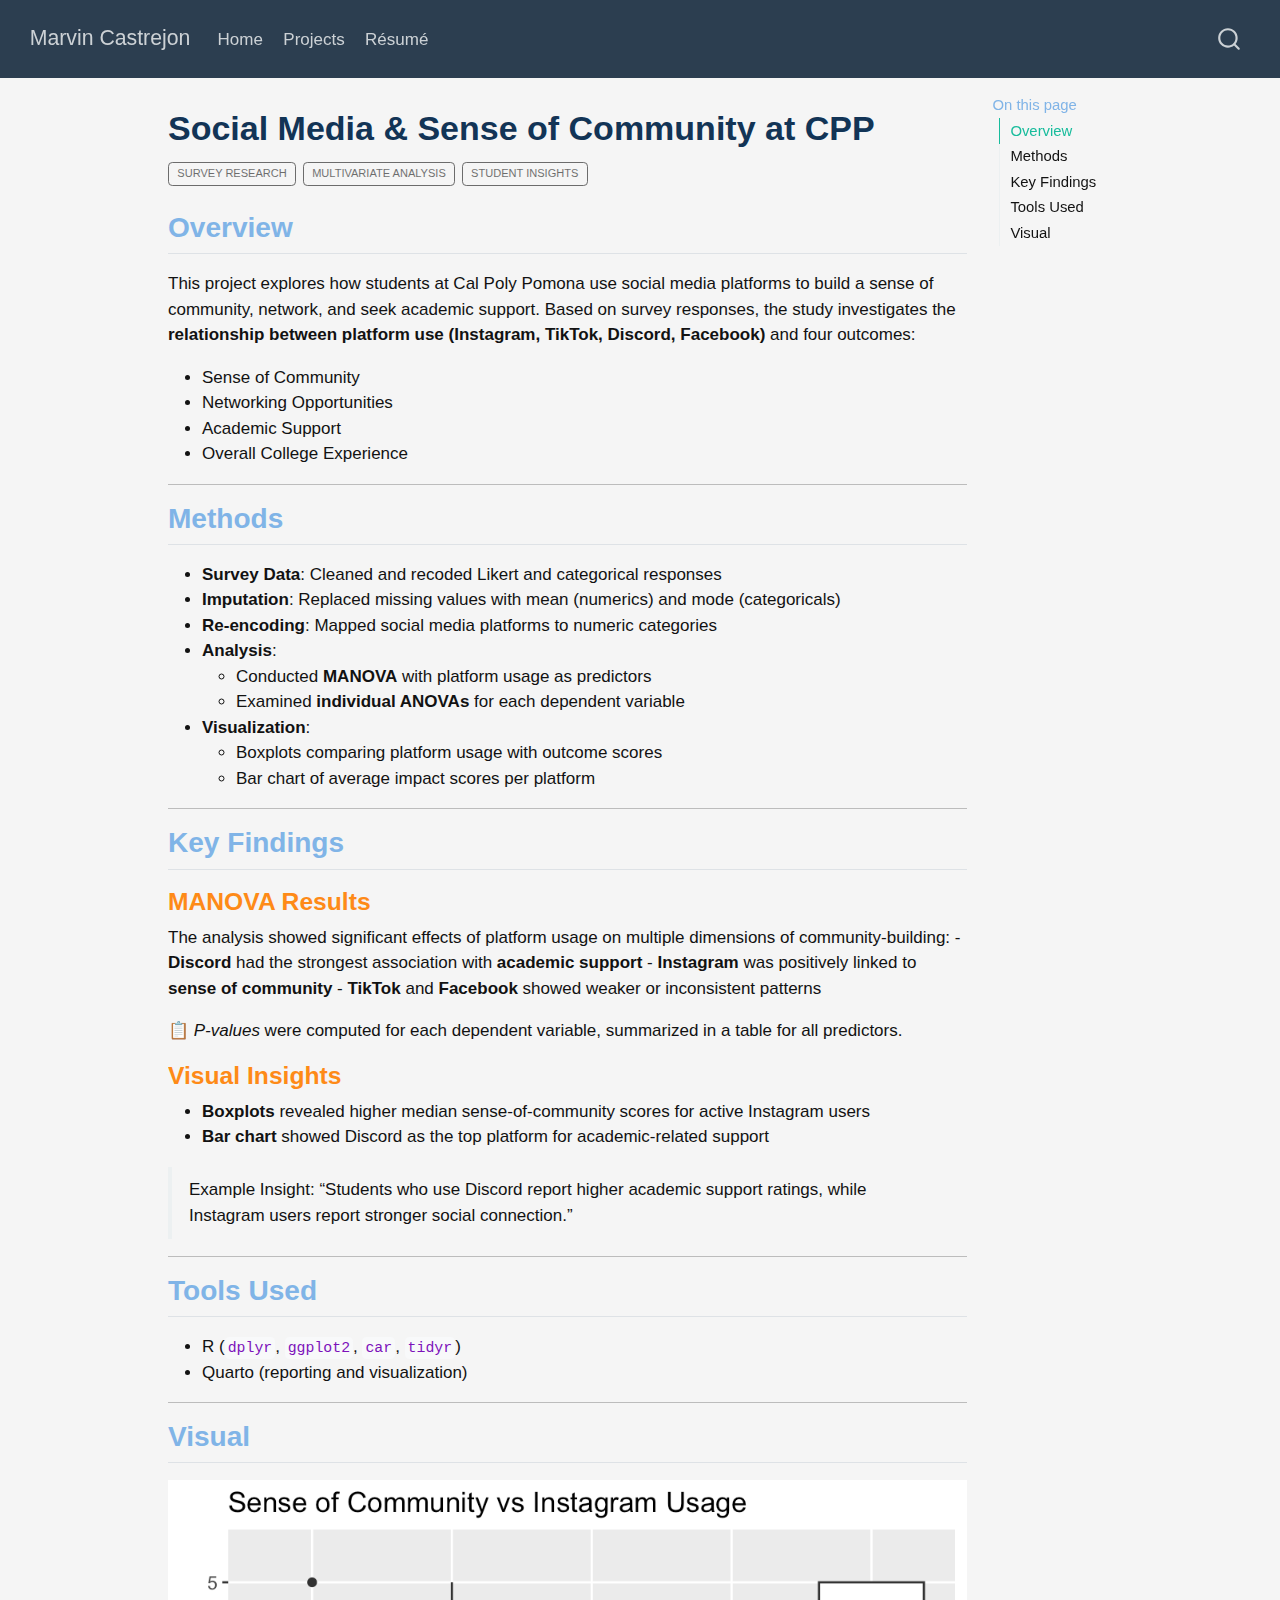
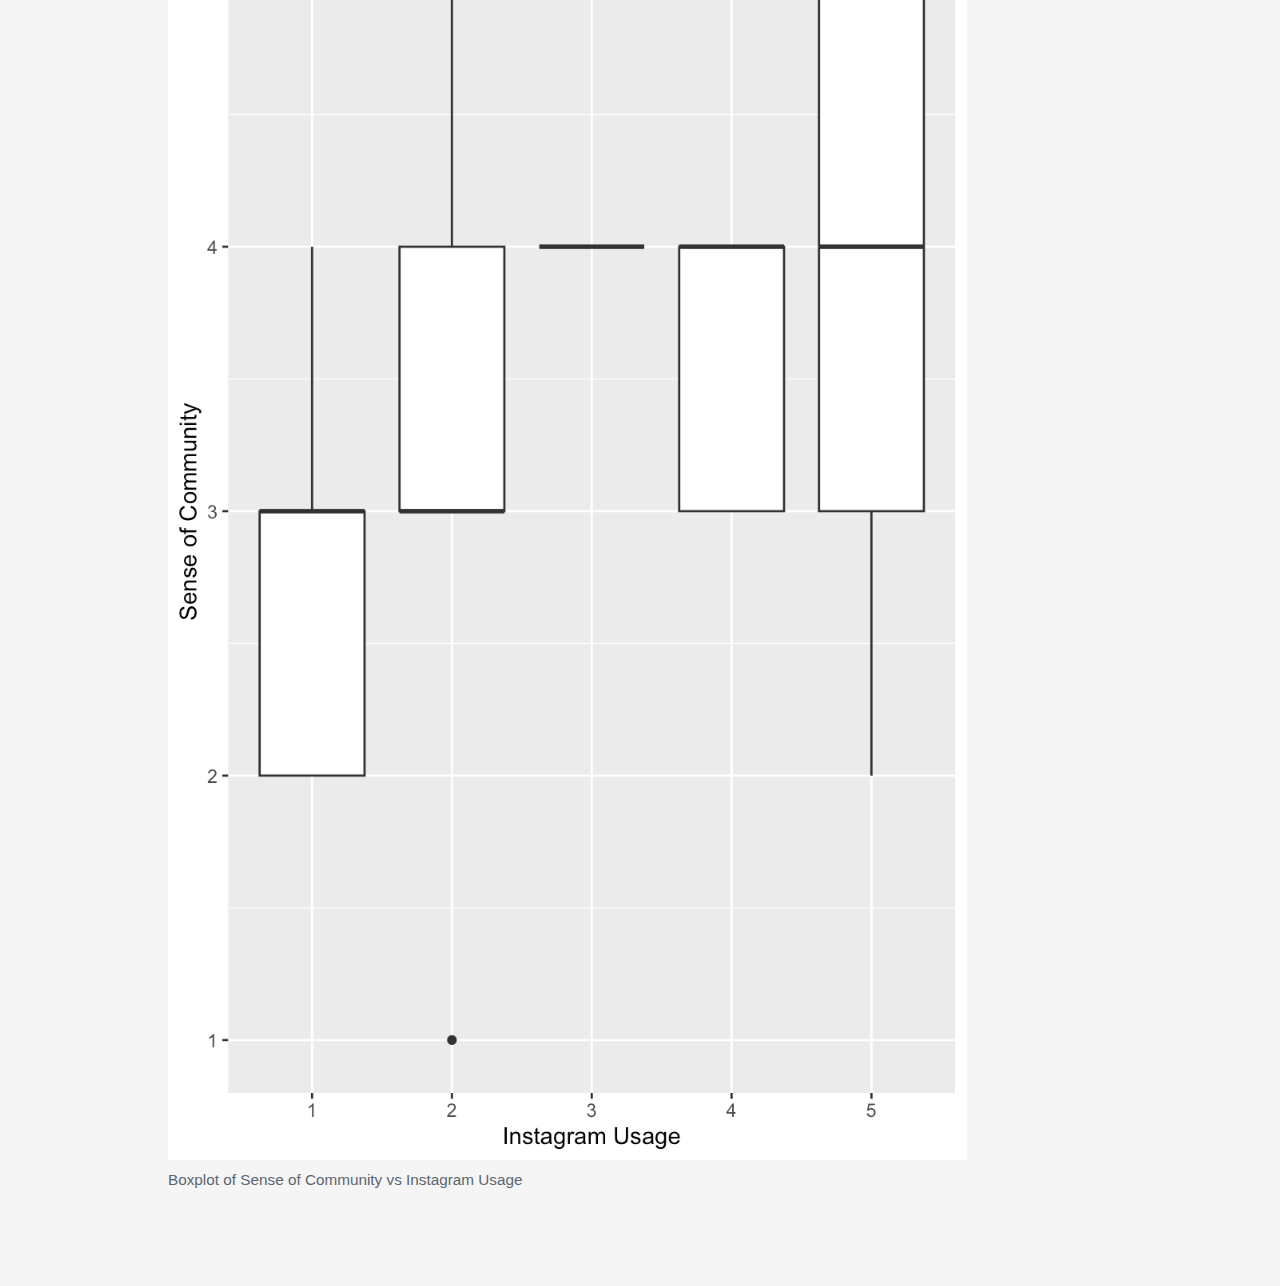
<file: docs/listings/05-social-media-engagement.html>
<!DOCTYPE html>
<html xmlns="http://www.w3.org/1999/xhtml" lang="en" xml:lang="en"><head>

<meta charset="utf-8">
<meta name="generator" content="quarto-1.6.40">

<meta name="viewport" content="width=device-width, initial-scale=1.0, user-scalable=yes">


<title>Social Media &amp; Sense of Community at CPP – Marvin Castrejon</title>
<style>
code{white-space: pre-wrap;}
span.smallcaps{font-variant: small-caps;}
div.columns{display: flex; gap: min(4vw, 1.5em);}
div.column{flex: auto; overflow-x: auto;}
div.hanging-indent{margin-left: 1.5em; text-indent: -1.5em;}
ul.task-list{list-style: none;}
ul.task-list li input[type="checkbox"] {
  width: 0.8em;
  margin: 0 0.8em 0.2em -1em; /* quarto-specific, see https://github.com/quarto-dev/quarto-cli/issues/4556 */ 
  vertical-align: middle;
}
</style>


<script src="../site_libs/quarto-nav/quarto-nav.js"></script>
<script src="../site_libs/quarto-nav/headroom.min.js"></script>
<script src="../site_libs/clipboard/clipboard.min.js"></script>
<script src="../site_libs/quarto-search/autocomplete.umd.js"></script>
<script src="../site_libs/quarto-search/fuse.min.js"></script>
<script src="../site_libs/quarto-search/quarto-search.js"></script>
<meta name="quarto:offset" content="../">
<script src="../site_libs/quarto-html/quarto.js"></script>
<script src="../site_libs/quarto-html/popper.min.js"></script>
<script src="../site_libs/quarto-html/tippy.umd.min.js"></script>
<script src="../site_libs/quarto-html/anchor.min.js"></script>
<link href="../site_libs/quarto-html/tippy.css" rel="stylesheet">
<link href="../site_libs/quarto-html/quarto-syntax-highlighting-549806ee2085284f45b00abea8c6df48.css" rel="stylesheet" id="quarto-text-highlighting-styles">
<script src="../site_libs/bootstrap/bootstrap.min.js"></script>
<link href="../site_libs/bootstrap/bootstrap-icons.css" rel="stylesheet">
<link href="../site_libs/bootstrap/bootstrap-82c6ef1f7c9fc44725b7ffcfd9dc3677.min.css" rel="stylesheet" append-hash="true" id="quarto-bootstrap" data-mode="light">
<script id="quarto-search-options" type="application/json">{
  "location": "navbar",
  "copy-button": false,
  "collapse-after": 3,
  "panel-placement": "end",
  "type": "overlay",
  "limit": 50,
  "keyboard-shortcut": [
    "f",
    "/",
    "s"
  ],
  "show-item-context": false,
  "language": {
    "search-no-results-text": "No results",
    "search-matching-documents-text": "matching documents",
    "search-copy-link-title": "Copy link to search",
    "search-hide-matches-text": "Hide additional matches",
    "search-more-match-text": "more match in this document",
    "search-more-matches-text": "more matches in this document",
    "search-clear-button-title": "Clear",
    "search-text-placeholder": "",
    "search-detached-cancel-button-title": "Cancel",
    "search-submit-button-title": "Submit",
    "search-label": "Search"
  }
}</script>


</head>

<body class="nav-fixed">

<div id="quarto-search-results"></div>
  <header id="quarto-header" class="headroom fixed-top">
    <nav class="navbar navbar-expand-lg " data-bs-theme="dark">
      <div class="navbar-container container-fluid">
      <div class="navbar-brand-container mx-auto">
    <a class="navbar-brand" href="../index.html">
    <span class="navbar-title">Marvin Castrejon</span>
    </a>
  </div>
            <div id="quarto-search" class="" title="Search"></div>
          <button class="navbar-toggler" type="button" data-bs-toggle="collapse" data-bs-target="#navbarCollapse" aria-controls="navbarCollapse" role="menu" aria-expanded="false" aria-label="Toggle navigation" onclick="if (window.quartoToggleHeadroom) { window.quartoToggleHeadroom(); }">
  <span class="navbar-toggler-icon"></span>
</button>
          <div class="collapse navbar-collapse" id="navbarCollapse">
            <ul class="navbar-nav navbar-nav-scroll me-auto">
  <li class="nav-item">
    <a class="nav-link" href="../index.html"> 
<span class="menu-text">Home</span></a>
  </li>  
  <li class="nav-item">
    <a class="nav-link" href="../projects.html"> 
<span class="menu-text">Projects</span></a>
  </li>  
  <li class="nav-item">
    <a class="nav-link" href="../resume.html"> 
<span class="menu-text">Résumé</span></a>
  </li>  
</ul>
          </div> <!-- /navcollapse -->
            <div class="quarto-navbar-tools">
</div>
      </div> <!-- /container-fluid -->
    </nav>
</header>
<!-- content -->
<div id="quarto-content" class="quarto-container page-columns page-rows-contents page-layout-article page-navbar">
<!-- sidebar -->
<!-- margin-sidebar -->
    <div id="quarto-margin-sidebar" class="sidebar margin-sidebar">
        <nav id="TOC" role="doc-toc" class="toc-active">
    <h2 id="toc-title">On this page</h2>
   
  <ul>
  <li><a href="#overview" id="toc-overview" class="nav-link active" data-scroll-target="#overview">Overview</a></li>
  <li><a href="#methods" id="toc-methods" class="nav-link" data-scroll-target="#methods">Methods</a></li>
  <li><a href="#key-findings" id="toc-key-findings" class="nav-link" data-scroll-target="#key-findings">Key Findings</a>
  <ul class="collapse">
  <li><a href="#manova-results" id="toc-manova-results" class="nav-link" data-scroll-target="#manova-results">MANOVA Results</a></li>
  <li><a href="#visual-insights" id="toc-visual-insights" class="nav-link" data-scroll-target="#visual-insights">Visual Insights</a></li>
  </ul></li>
  <li><a href="#tools-used" id="toc-tools-used" class="nav-link" data-scroll-target="#tools-used">Tools Used</a></li>
  <li><a href="#visual" id="toc-visual" class="nav-link" data-scroll-target="#visual">Visual</a></li>
  </ul>
</nav>
    </div>
<!-- main -->
<main class="content" id="quarto-document-content">

<header id="title-block-header" class="quarto-title-block default">
<div class="quarto-title">
<h1 class="title">Social Media &amp; Sense of Community at CPP</h1>
  <div class="quarto-categories">
    <div class="quarto-category">Survey Research</div>
    <div class="quarto-category">Multivariate Analysis</div>
    <div class="quarto-category">Student Insights</div>
  </div>
  </div>



<div class="quarto-title-meta">

    
  
    
  </div>
  


</header>


<section id="overview" class="level2">
<h2 class="anchored" data-anchor-id="overview">Overview</h2>
<p>This project explores how students at Cal Poly Pomona use social media platforms to build a sense of community, network, and seek academic support. Based on survey responses, the study investigates the <strong>relationship between platform use (Instagram, TikTok, Discord, Facebook)</strong> and four outcomes:</p>
<ul>
<li>Sense of Community</li>
<li>Networking Opportunities</li>
<li>Academic Support</li>
<li>Overall College Experience</li>
</ul>
<hr>
</section>
<section id="methods" class="level2">
<h2 class="anchored" data-anchor-id="methods">Methods</h2>
<ul>
<li><strong>Survey Data</strong>: Cleaned and recoded Likert and categorical responses</li>
<li><strong>Imputation</strong>: Replaced missing values with mean (numerics) and mode (categoricals)</li>
<li><strong>Re-encoding</strong>: Mapped social media platforms to numeric categories</li>
<li><strong>Analysis</strong>:
<ul>
<li>Conducted <strong>MANOVA</strong> with platform usage as predictors</li>
<li>Examined <strong>individual ANOVAs</strong> for each dependent variable</li>
</ul></li>
<li><strong>Visualization</strong>:
<ul>
<li>Boxplots comparing platform usage with outcome scores</li>
<li>Bar chart of average impact scores per platform</li>
</ul></li>
</ul>
<hr>
</section>
<section id="key-findings" class="level2">
<h2 class="anchored" data-anchor-id="key-findings">Key Findings</h2>
<section id="manova-results" class="level3">
<h3 class="anchored" data-anchor-id="manova-results">MANOVA Results</h3>
<p>The analysis showed significant effects of platform usage on multiple dimensions of community-building: - <strong>Discord</strong> had the strongest association with <strong>academic support</strong> - <strong>Instagram</strong> was positively linked to <strong>sense of community</strong> - <strong>TikTok</strong> and <strong>Facebook</strong> showed weaker or inconsistent patterns</p>
<p>📋 <em>P-values</em> were computed for each dependent variable, summarized in a table for all predictors.</p>
</section>
<section id="visual-insights" class="level3">
<h3 class="anchored" data-anchor-id="visual-insights">Visual Insights</h3>
<ul>
<li><strong>Boxplots</strong> revealed higher median sense-of-community scores for active Instagram users</li>
<li><strong>Bar chart</strong> showed Discord as the top platform for academic-related support</li>
</ul>
<blockquote class="blockquote">
<p>Example Insight: “Students who use Discord report higher academic support ratings, while Instagram users report stronger social connection.”</p>
</blockquote>
<hr>
</section>
</section>
<section id="tools-used" class="level2">
<h2 class="anchored" data-anchor-id="tools-used">Tools Used</h2>
<ul>
<li>R (<code>dplyr</code>, <code>ggplot2</code>, <code>car</code>, <code>tidyr</code>)</li>
<li>Quarto (reporting and visualization)</li>
</ul>
<hr>
</section>
<section id="visual" class="level2">
<h2 class="anchored" data-anchor-id="visual">Visual</h2>
<div class="quarto-figure quarto-figure-center">
<figure class="figure">
<p><img src="../images/community-boxplot.png" class="img-fluid figure-img"></p>
<figcaption>Boxplot of Sense of Community vs Instagram Usage</figcaption>
</figure>
</div>


</section>

</main> <!-- /main -->
<script id="quarto-html-after-body" type="application/javascript">
window.document.addEventListener("DOMContentLoaded", function (event) {
  const toggleBodyColorMode = (bsSheetEl) => {
    const mode = bsSheetEl.getAttribute("data-mode");
    const bodyEl = window.document.querySelector("body");
    if (mode === "dark") {
      bodyEl.classList.add("quarto-dark");
      bodyEl.classList.remove("quarto-light");
    } else {
      bodyEl.classList.add("quarto-light");
      bodyEl.classList.remove("quarto-dark");
    }
  }
  const toggleBodyColorPrimary = () => {
    const bsSheetEl = window.document.querySelector("link#quarto-bootstrap");
    if (bsSheetEl) {
      toggleBodyColorMode(bsSheetEl);
    }
  }
  toggleBodyColorPrimary();  
  const icon = "";
  const anchorJS = new window.AnchorJS();
  anchorJS.options = {
    placement: 'right',
    icon: icon
  };
  anchorJS.add('.anchored');
  const isCodeAnnotation = (el) => {
    for (const clz of el.classList) {
      if (clz.startsWith('code-annotation-')) {                     
        return true;
      }
    }
    return false;
  }
  const onCopySuccess = function(e) {
    // button target
    const button = e.trigger;
    // don't keep focus
    button.blur();
    // flash "checked"
    button.classList.add('code-copy-button-checked');
    var currentTitle = button.getAttribute("title");
    button.setAttribute("title", "Copied!");
    let tooltip;
    if (window.bootstrap) {
      button.setAttribute("data-bs-toggle", "tooltip");
      button.setAttribute("data-bs-placement", "left");
      button.setAttribute("data-bs-title", "Copied!");
      tooltip = new bootstrap.Tooltip(button, 
        { trigger: "manual", 
          customClass: "code-copy-button-tooltip",
          offset: [0, -8]});
      tooltip.show();    
    }
    setTimeout(function() {
      if (tooltip) {
        tooltip.hide();
        button.removeAttribute("data-bs-title");
        button.removeAttribute("data-bs-toggle");
        button.removeAttribute("data-bs-placement");
      }
      button.setAttribute("title", currentTitle);
      button.classList.remove('code-copy-button-checked');
    }, 1000);
    // clear code selection
    e.clearSelection();
  }
  const getTextToCopy = function(trigger) {
      const codeEl = trigger.previousElementSibling.cloneNode(true);
      for (const childEl of codeEl.children) {
        if (isCodeAnnotation(childEl)) {
          childEl.remove();
        }
      }
      return codeEl.innerText;
  }
  const clipboard = new window.ClipboardJS('.code-copy-button:not([data-in-quarto-modal])', {
    text: getTextToCopy
  });
  clipboard.on('success', onCopySuccess);
  if (window.document.getElementById('quarto-embedded-source-code-modal')) {
    const clipboardModal = new window.ClipboardJS('.code-copy-button[data-in-quarto-modal]', {
      text: getTextToCopy,
      container: window.document.getElementById('quarto-embedded-source-code-modal')
    });
    clipboardModal.on('success', onCopySuccess);
  }
    var localhostRegex = new RegExp(/^(?:http|https):\/\/localhost\:?[0-9]*\//);
    var mailtoRegex = new RegExp(/^mailto:/);
      var filterRegex = new RegExp('/' + window.location.host + '/');
    var isInternal = (href) => {
        return filterRegex.test(href) || localhostRegex.test(href) || mailtoRegex.test(href);
    }
    // Inspect non-navigation links and adorn them if external
 	var links = window.document.querySelectorAll('a[href]:not(.nav-link):not(.navbar-brand):not(.toc-action):not(.sidebar-link):not(.sidebar-item-toggle):not(.pagination-link):not(.no-external):not([aria-hidden]):not(.dropdown-item):not(.quarto-navigation-tool):not(.about-link)');
    for (var i=0; i<links.length; i++) {
      const link = links[i];
      if (!isInternal(link.href)) {
        // undo the damage that might have been done by quarto-nav.js in the case of
        // links that we want to consider external
        if (link.dataset.originalHref !== undefined) {
          link.href = link.dataset.originalHref;
        }
      }
    }
  function tippyHover(el, contentFn, onTriggerFn, onUntriggerFn) {
    const config = {
      allowHTML: true,
      maxWidth: 500,
      delay: 100,
      arrow: false,
      appendTo: function(el) {
          return el.parentElement;
      },
      interactive: true,
      interactiveBorder: 10,
      theme: 'quarto',
      placement: 'bottom-start',
    };
    if (contentFn) {
      config.content = contentFn;
    }
    if (onTriggerFn) {
      config.onTrigger = onTriggerFn;
    }
    if (onUntriggerFn) {
      config.onUntrigger = onUntriggerFn;
    }
    window.tippy(el, config); 
  }
  const noterefs = window.document.querySelectorAll('a[role="doc-noteref"]');
  for (var i=0; i<noterefs.length; i++) {
    const ref = noterefs[i];
    tippyHover(ref, function() {
      // use id or data attribute instead here
      let href = ref.getAttribute('data-footnote-href') || ref.getAttribute('href');
      try { href = new URL(href).hash; } catch {}
      const id = href.replace(/^#\/?/, "");
      const note = window.document.getElementById(id);
      if (note) {
        return note.innerHTML;
      } else {
        return "";
      }
    });
  }
  const xrefs = window.document.querySelectorAll('a.quarto-xref');
  const processXRef = (id, note) => {
    // Strip column container classes
    const stripColumnClz = (el) => {
      el.classList.remove("page-full", "page-columns");
      if (el.children) {
        for (const child of el.children) {
          stripColumnClz(child);
        }
      }
    }
    stripColumnClz(note)
    if (id === null || id.startsWith('sec-')) {
      // Special case sections, only their first couple elements
      const container = document.createElement("div");
      if (note.children && note.children.length > 2) {
        container.appendChild(note.children[0].cloneNode(true));
        for (let i = 1; i < note.children.length; i++) {
          const child = note.children[i];
          if (child.tagName === "P" && child.innerText === "") {
            continue;
          } else {
            container.appendChild(child.cloneNode(true));
            break;
          }
        }
        if (window.Quarto?.typesetMath) {
          window.Quarto.typesetMath(container);
        }
        return container.innerHTML
      } else {
        if (window.Quarto?.typesetMath) {
          window.Quarto.typesetMath(note);
        }
        return note.innerHTML;
      }
    } else {
      // Remove any anchor links if they are present
      const anchorLink = note.querySelector('a.anchorjs-link');
      if (anchorLink) {
        anchorLink.remove();
      }
      if (window.Quarto?.typesetMath) {
        window.Quarto.typesetMath(note);
      }
      if (note.classList.contains("callout")) {
        return note.outerHTML;
      } else {
        return note.innerHTML;
      }
    }
  }
  for (var i=0; i<xrefs.length; i++) {
    const xref = xrefs[i];
    tippyHover(xref, undefined, function(instance) {
      instance.disable();
      let url = xref.getAttribute('href');
      let hash = undefined; 
      if (url.startsWith('#')) {
        hash = url;
      } else {
        try { hash = new URL(url).hash; } catch {}
      }
      if (hash) {
        const id = hash.replace(/^#\/?/, "");
        const note = window.document.getElementById(id);
        if (note !== null) {
          try {
            const html = processXRef(id, note.cloneNode(true));
            instance.setContent(html);
          } finally {
            instance.enable();
            instance.show();
          }
        } else {
          // See if we can fetch this
          fetch(url.split('#')[0])
          .then(res => res.text())
          .then(html => {
            const parser = new DOMParser();
            const htmlDoc = parser.parseFromString(html, "text/html");
            const note = htmlDoc.getElementById(id);
            if (note !== null) {
              const html = processXRef(id, note);
              instance.setContent(html);
            } 
          }).finally(() => {
            instance.enable();
            instance.show();
          });
        }
      } else {
        // See if we can fetch a full url (with no hash to target)
        // This is a special case and we should probably do some content thinning / targeting
        fetch(url)
        .then(res => res.text())
        .then(html => {
          const parser = new DOMParser();
          const htmlDoc = parser.parseFromString(html, "text/html");
          const note = htmlDoc.querySelector('main.content');
          if (note !== null) {
            // This should only happen for chapter cross references
            // (since there is no id in the URL)
            // remove the first header
            if (note.children.length > 0 && note.children[0].tagName === "HEADER") {
              note.children[0].remove();
            }
            const html = processXRef(null, note);
            instance.setContent(html);
          } 
        }).finally(() => {
          instance.enable();
          instance.show();
        });
      }
    }, function(instance) {
    });
  }
      let selectedAnnoteEl;
      const selectorForAnnotation = ( cell, annotation) => {
        let cellAttr = 'data-code-cell="' + cell + '"';
        let lineAttr = 'data-code-annotation="' +  annotation + '"';
        const selector = 'span[' + cellAttr + '][' + lineAttr + ']';
        return selector;
      }
      const selectCodeLines = (annoteEl) => {
        const doc = window.document;
        const targetCell = annoteEl.getAttribute("data-target-cell");
        const targetAnnotation = annoteEl.getAttribute("data-target-annotation");
        const annoteSpan = window.document.querySelector(selectorForAnnotation(targetCell, targetAnnotation));
        const lines = annoteSpan.getAttribute("data-code-lines").split(",");
        const lineIds = lines.map((line) => {
          return targetCell + "-" + line;
        })
        let top = null;
        let height = null;
        let parent = null;
        if (lineIds.length > 0) {
            //compute the position of the single el (top and bottom and make a div)
            const el = window.document.getElementById(lineIds[0]);
            top = el.offsetTop;
            height = el.offsetHeight;
            parent = el.parentElement.parentElement;
          if (lineIds.length > 1) {
            const lastEl = window.document.getElementById(lineIds[lineIds.length - 1]);
            const bottom = lastEl.offsetTop + lastEl.offsetHeight;
            height = bottom - top;
          }
          if (top !== null && height !== null && parent !== null) {
            // cook up a div (if necessary) and position it 
            let div = window.document.getElementById("code-annotation-line-highlight");
            if (div === null) {
              div = window.document.createElement("div");
              div.setAttribute("id", "code-annotation-line-highlight");
              div.style.position = 'absolute';
              parent.appendChild(div);
            }
            div.style.top = top - 2 + "px";
            div.style.height = height + 4 + "px";
            div.style.left = 0;
            let gutterDiv = window.document.getElementById("code-annotation-line-highlight-gutter");
            if (gutterDiv === null) {
              gutterDiv = window.document.createElement("div");
              gutterDiv.setAttribute("id", "code-annotation-line-highlight-gutter");
              gutterDiv.style.position = 'absolute';
              const codeCell = window.document.getElementById(targetCell);
              const gutter = codeCell.querySelector('.code-annotation-gutter');
              gutter.appendChild(gutterDiv);
            }
            gutterDiv.style.top = top - 2 + "px";
            gutterDiv.style.height = height + 4 + "px";
          }
          selectedAnnoteEl = annoteEl;
        }
      };
      const unselectCodeLines = () => {
        const elementsIds = ["code-annotation-line-highlight", "code-annotation-line-highlight-gutter"];
        elementsIds.forEach((elId) => {
          const div = window.document.getElementById(elId);
          if (div) {
            div.remove();
          }
        });
        selectedAnnoteEl = undefined;
      };
        // Handle positioning of the toggle
    window.addEventListener(
      "resize",
      throttle(() => {
        elRect = undefined;
        if (selectedAnnoteEl) {
          selectCodeLines(selectedAnnoteEl);
        }
      }, 10)
    );
    function throttle(fn, ms) {
    let throttle = false;
    let timer;
      return (...args) => {
        if(!throttle) { // first call gets through
            fn.apply(this, args);
            throttle = true;
        } else { // all the others get throttled
            if(timer) clearTimeout(timer); // cancel #2
            timer = setTimeout(() => {
              fn.apply(this, args);
              timer = throttle = false;
            }, ms);
        }
      };
    }
      // Attach click handler to the DT
      const annoteDls = window.document.querySelectorAll('dt[data-target-cell]');
      for (const annoteDlNode of annoteDls) {
        annoteDlNode.addEventListener('click', (event) => {
          const clickedEl = event.target;
          if (clickedEl !== selectedAnnoteEl) {
            unselectCodeLines();
            const activeEl = window.document.querySelector('dt[data-target-cell].code-annotation-active');
            if (activeEl) {
              activeEl.classList.remove('code-annotation-active');
            }
            selectCodeLines(clickedEl);
            clickedEl.classList.add('code-annotation-active');
          } else {
            // Unselect the line
            unselectCodeLines();
            clickedEl.classList.remove('code-annotation-active');
          }
        });
      }
  const findCites = (el) => {
    const parentEl = el.parentElement;
    if (parentEl) {
      const cites = parentEl.dataset.cites;
      if (cites) {
        return {
          el,
          cites: cites.split(' ')
        };
      } else {
        return findCites(el.parentElement)
      }
    } else {
      return undefined;
    }
  };
  var bibliorefs = window.document.querySelectorAll('a[role="doc-biblioref"]');
  for (var i=0; i<bibliorefs.length; i++) {
    const ref = bibliorefs[i];
    const citeInfo = findCites(ref);
    if (citeInfo) {
      tippyHover(citeInfo.el, function() {
        var popup = window.document.createElement('div');
        citeInfo.cites.forEach(function(cite) {
          var citeDiv = window.document.createElement('div');
          citeDiv.classList.add('hanging-indent');
          citeDiv.classList.add('csl-entry');
          var biblioDiv = window.document.getElementById('ref-' + cite);
          if (biblioDiv) {
            citeDiv.innerHTML = biblioDiv.innerHTML;
          }
          popup.appendChild(citeDiv);
        });
        return popup.innerHTML;
      });
    }
  }
});
</script>
</div> <!-- /content -->




</body></html>
</file>
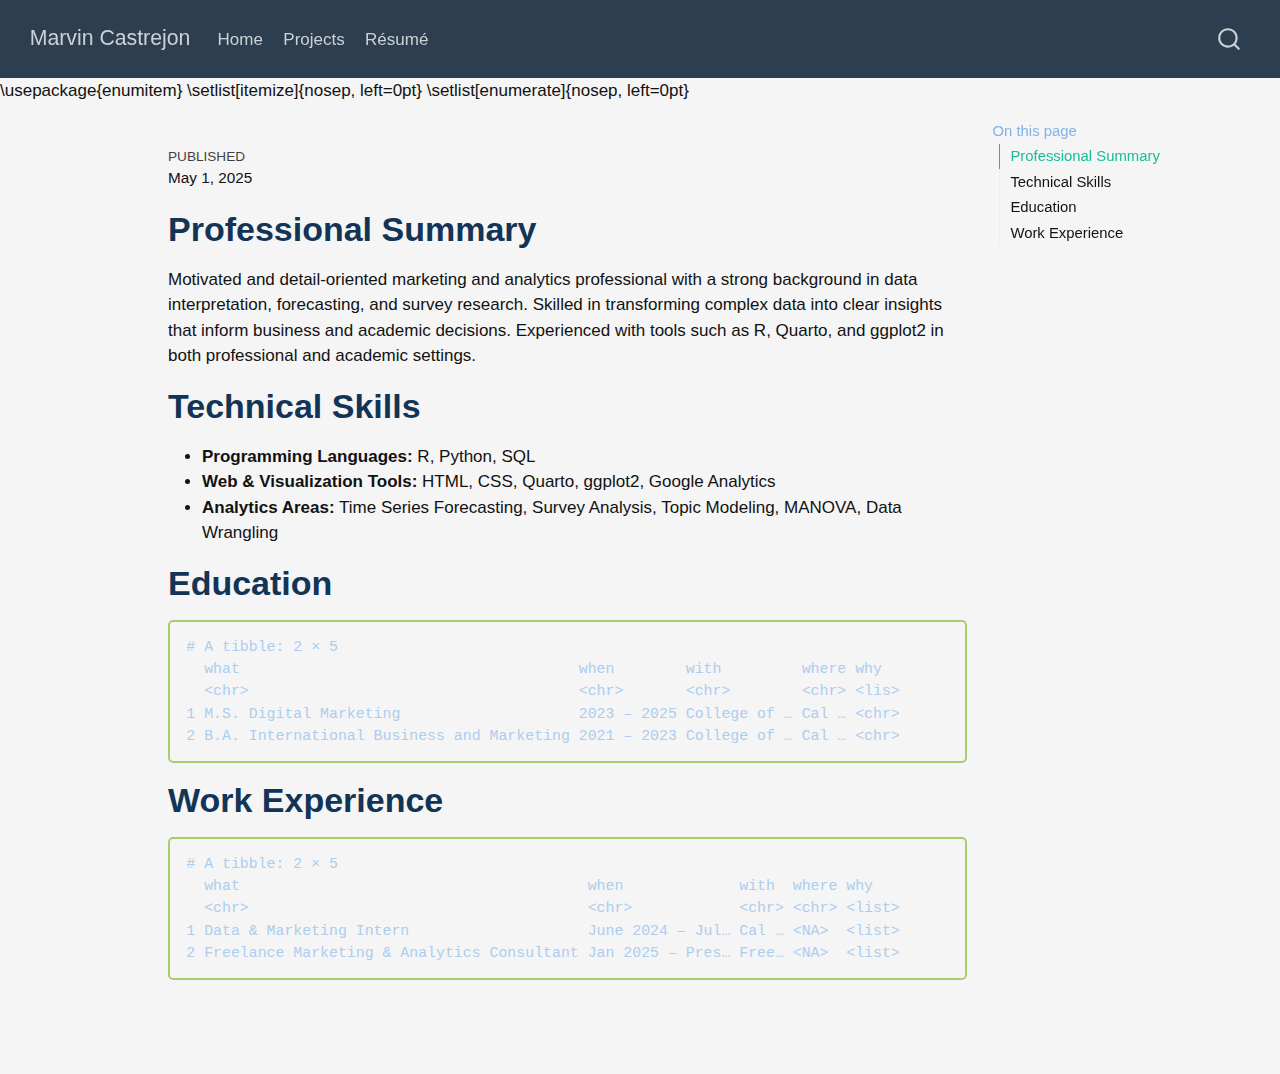
<file: docs/resume/Resume.html>
<!DOCTYPE html>
<html xmlns="http://www.w3.org/1999/xhtml" lang="en" xml:lang="en"><head>

<meta charset="utf-8">
<meta name="generator" content="quarto-1.6.40">

<meta name="viewport" content="width=device-width, initial-scale=1.0, user-scalable=yes">

<meta name="dcterms.date" content="2025-05-01">

<title>resume – Marvin Castrejon</title>
<style>
code{white-space: pre-wrap;}
span.smallcaps{font-variant: small-caps;}
div.columns{display: flex; gap: min(4vw, 1.5em);}
div.column{flex: auto; overflow-x: auto;}
div.hanging-indent{margin-left: 1.5em; text-indent: -1.5em;}
ul.task-list{list-style: none;}
ul.task-list li input[type="checkbox"] {
  width: 0.8em;
  margin: 0 0.8em 0.2em -1em; /* quarto-specific, see https://github.com/quarto-dev/quarto-cli/issues/4556 */ 
  vertical-align: middle;
}
</style>


<script src="../site_libs/quarto-nav/quarto-nav.js"></script>
<script src="../site_libs/quarto-nav/headroom.min.js"></script>
<script src="../site_libs/clipboard/clipboard.min.js"></script>
<script src="../site_libs/quarto-search/autocomplete.umd.js"></script>
<script src="../site_libs/quarto-search/fuse.min.js"></script>
<script src="../site_libs/quarto-search/quarto-search.js"></script>
<meta name="quarto:offset" content="../">
<script src="../site_libs/quarto-html/quarto.js"></script>
<script src="../site_libs/quarto-html/popper.min.js"></script>
<script src="../site_libs/quarto-html/tippy.umd.min.js"></script>
<script src="../site_libs/quarto-html/anchor.min.js"></script>
<link href="../site_libs/quarto-html/tippy.css" rel="stylesheet">
<link href="../site_libs/quarto-html/quarto-syntax-highlighting-549806ee2085284f45b00abea8c6df48.css" rel="stylesheet" id="quarto-text-highlighting-styles">
<script src="../site_libs/bootstrap/bootstrap.min.js"></script>
<link href="../site_libs/bootstrap/bootstrap-icons.css" rel="stylesheet">
<link href="../site_libs/bootstrap/bootstrap-82c6ef1f7c9fc44725b7ffcfd9dc3677.min.css" rel="stylesheet" append-hash="true" id="quarto-bootstrap" data-mode="light">
<script id="quarto-search-options" type="application/json">{
  "location": "navbar",
  "copy-button": false,
  "collapse-after": 3,
  "panel-placement": "end",
  "type": "overlay",
  "limit": 50,
  "keyboard-shortcut": [
    "f",
    "/",
    "s"
  ],
  "show-item-context": false,
  "language": {
    "search-no-results-text": "No results",
    "search-matching-documents-text": "matching documents",
    "search-copy-link-title": "Copy link to search",
    "search-hide-matches-text": "Hide additional matches",
    "search-more-match-text": "more match in this document",
    "search-more-matches-text": "more matches in this document",
    "search-clear-button-title": "Clear",
    "search-text-placeholder": "",
    "search-detached-cancel-button-title": "Cancel",
    "search-submit-button-title": "Submit",
    "search-label": "Search"
  }
}</script>
</head><body class="nav-fixed">\usepackage{enumitem}
\setlist[itemize]{nosep, left=0pt}
\setlist[enumerate]{nosep, left=0pt}






<div id="quarto-search-results"></div>
  <header id="quarto-header" class="headroom fixed-top">
    <nav class="navbar navbar-expand-lg " data-bs-theme="dark">
      <div class="navbar-container container-fluid">
      <div class="navbar-brand-container mx-auto">
    <a class="navbar-brand" href="../index.html">
    <span class="navbar-title">Marvin Castrejon</span>
    </a>
  </div>
            <div id="quarto-search" class="" title="Search"></div>
          <button class="navbar-toggler" type="button" data-bs-toggle="collapse" data-bs-target="#navbarCollapse" aria-controls="navbarCollapse" role="menu" aria-expanded="false" aria-label="Toggle navigation" onclick="if (window.quartoToggleHeadroom) { window.quartoToggleHeadroom(); }">
  <span class="navbar-toggler-icon"></span>
</button>
          <div class="collapse navbar-collapse" id="navbarCollapse">
            <ul class="navbar-nav navbar-nav-scroll me-auto">
  <li class="nav-item">
    <a class="nav-link" href="../index.html"> 
<span class="menu-text">Home</span></a>
  </li>  
  <li class="nav-item">
    <a class="nav-link" href="../projects.html"> 
<span class="menu-text">Projects</span></a>
  </li>  
  <li class="nav-item">
    <a class="nav-link" href="../resume.html"> 
<span class="menu-text">Résumé</span></a>
  </li>  
</ul>
          </div> <!-- /navcollapse -->
            <div class="quarto-navbar-tools">
</div>
      </div> <!-- /container-fluid -->
    </nav>
</header>
<!-- content -->
<div id="quarto-content" class="quarto-container page-columns page-rows-contents page-layout-article page-navbar">
<!-- sidebar -->
<!-- margin-sidebar -->
    <div id="quarto-margin-sidebar" class="sidebar margin-sidebar">
        <nav id="TOC" role="doc-toc" class="toc-active">
    <h2 id="toc-title">On this page</h2>
   
  <ul>
  <li><a href="#professional-summary" id="toc-professional-summary" class="nav-link active" data-scroll-target="#professional-summary">Professional Summary</a></li>
  <li><a href="#technical-skills" id="toc-technical-skills" class="nav-link" data-scroll-target="#technical-skills">Technical Skills</a></li>
  <li><a href="#education" id="toc-education" class="nav-link" data-scroll-target="#education">Education</a></li>
  <li><a href="#work-experience" id="toc-work-experience" class="nav-link" data-scroll-target="#work-experience">Work Experience</a></li>
  </ul>
</nav>
    </div>
<!-- main -->
<main class="content" id="quarto-document-content">

<header id="title-block-header" class="quarto-title-block default">
<div class="quarto-title">
</div>



<div class="quarto-title-meta">

    
    <div>
    <div class="quarto-title-meta-heading">Published</div>
    <div class="quarto-title-meta-contents">
      <p class="date">May 1, 2025</p>
    </div>
  </div>
  
    
  </div>
  


</header>


<section id="professional-summary" class="level1">
<h1>Professional Summary</h1>
<p>Motivated and detail-oriented marketing and analytics professional with a strong background in data interpretation, forecasting, and survey research. Skilled in transforming complex data into clear insights that inform business and academic decisions. Experienced with tools such as R, Quarto, and ggplot2 in both professional and academic settings.</p>
</section>
<section id="technical-skills" class="level1">
<h1>Technical Skills</h1>
<ul>
<li><strong>Programming Languages:</strong> R, Python, SQL<br>
</li>
<li><strong>Web &amp; Visualization Tools:</strong> HTML, CSS, Quarto, ggplot2, Google Analytics</li>
<li><strong>Analytics Areas:</strong> Time Series Forecasting, Survey Analysis, Topic Modeling, MANOVA, Data Wrangling</li>
</ul>
</section>
<section id="education" class="level1">
<h1>Education</h1>
<div class="cell">
<div class="cell-output cell-output-stdout">
<pre><code># A tibble: 2 × 5
  what                                      when        with         where why  
  &lt;chr&gt;                                     &lt;chr&gt;       &lt;chr&gt;        &lt;chr&gt; &lt;lis&gt;
1 M.S. Digital Marketing                    2023 – 2025 College of … Cal … &lt;chr&gt;
2 B.A. International Business and Marketing 2021 – 2023 College of … Cal … &lt;chr&gt;</code></pre>
</div>
</div>
</section>
<section id="work-experience" class="level1">
<h1>Work Experience</h1>
<div class="cell">
<div class="cell-output cell-output-stdout">
<pre><code># A tibble: 2 × 5
  what                                       when             with  where why   
  &lt;chr&gt;                                      &lt;chr&gt;            &lt;chr&gt; &lt;chr&gt; &lt;list&gt;
1 Data &amp; Marketing Intern                    June 2024 – Jul… Cal … &lt;NA&gt;  &lt;list&gt;
2 Freelance Marketing &amp; Analytics Consultant Jan 2025 – Pres… Free… &lt;NA&gt;  &lt;list&gt;</code></pre>
</div>
</div>


</section>

</main> <!-- /main -->
<script id="quarto-html-after-body" type="application/javascript">
window.document.addEventListener("DOMContentLoaded", function (event) {
  const toggleBodyColorMode = (bsSheetEl) => {
    const mode = bsSheetEl.getAttribute("data-mode");
    const bodyEl = window.document.querySelector("body");
    if (mode === "dark") {
      bodyEl.classList.add("quarto-dark");
      bodyEl.classList.remove("quarto-light");
    } else {
      bodyEl.classList.add("quarto-light");
      bodyEl.classList.remove("quarto-dark");
    }
  }
  const toggleBodyColorPrimary = () => {
    const bsSheetEl = window.document.querySelector("link#quarto-bootstrap");
    if (bsSheetEl) {
      toggleBodyColorMode(bsSheetEl);
    }
  }
  toggleBodyColorPrimary();  
  const icon = "";
  const anchorJS = new window.AnchorJS();
  anchorJS.options = {
    placement: 'right',
    icon: icon
  };
  anchorJS.add('.anchored');
  const isCodeAnnotation = (el) => {
    for (const clz of el.classList) {
      if (clz.startsWith('code-annotation-')) {                     
        return true;
      }
    }
    return false;
  }
  const onCopySuccess = function(e) {
    // button target
    const button = e.trigger;
    // don't keep focus
    button.blur();
    // flash "checked"
    button.classList.add('code-copy-button-checked');
    var currentTitle = button.getAttribute("title");
    button.setAttribute("title", "Copied!");
    let tooltip;
    if (window.bootstrap) {
      button.setAttribute("data-bs-toggle", "tooltip");
      button.setAttribute("data-bs-placement", "left");
      button.setAttribute("data-bs-title", "Copied!");
      tooltip = new bootstrap.Tooltip(button, 
        { trigger: "manual", 
          customClass: "code-copy-button-tooltip",
          offset: [0, -8]});
      tooltip.show();    
    }
    setTimeout(function() {
      if (tooltip) {
        tooltip.hide();
        button.removeAttribute("data-bs-title");
        button.removeAttribute("data-bs-toggle");
        button.removeAttribute("data-bs-placement");
      }
      button.setAttribute("title", currentTitle);
      button.classList.remove('code-copy-button-checked');
    }, 1000);
    // clear code selection
    e.clearSelection();
  }
  const getTextToCopy = function(trigger) {
      const codeEl = trigger.previousElementSibling.cloneNode(true);
      for (const childEl of codeEl.children) {
        if (isCodeAnnotation(childEl)) {
          childEl.remove();
        }
      }
      return codeEl.innerText;
  }
  const clipboard = new window.ClipboardJS('.code-copy-button:not([data-in-quarto-modal])', {
    text: getTextToCopy
  });
  clipboard.on('success', onCopySuccess);
  if (window.document.getElementById('quarto-embedded-source-code-modal')) {
    const clipboardModal = new window.ClipboardJS('.code-copy-button[data-in-quarto-modal]', {
      text: getTextToCopy,
      container: window.document.getElementById('quarto-embedded-source-code-modal')
    });
    clipboardModal.on('success', onCopySuccess);
  }
    var localhostRegex = new RegExp(/^(?:http|https):\/\/localhost\:?[0-9]*\//);
    var mailtoRegex = new RegExp(/^mailto:/);
      var filterRegex = new RegExp('/' + window.location.host + '/');
    var isInternal = (href) => {
        return filterRegex.test(href) || localhostRegex.test(href) || mailtoRegex.test(href);
    }
    // Inspect non-navigation links and adorn them if external
 	var links = window.document.querySelectorAll('a[href]:not(.nav-link):not(.navbar-brand):not(.toc-action):not(.sidebar-link):not(.sidebar-item-toggle):not(.pagination-link):not(.no-external):not([aria-hidden]):not(.dropdown-item):not(.quarto-navigation-tool):not(.about-link)');
    for (var i=0; i<links.length; i++) {
      const link = links[i];
      if (!isInternal(link.href)) {
        // undo the damage that might have been done by quarto-nav.js in the case of
        // links that we want to consider external
        if (link.dataset.originalHref !== undefined) {
          link.href = link.dataset.originalHref;
        }
      }
    }
  function tippyHover(el, contentFn, onTriggerFn, onUntriggerFn) {
    const config = {
      allowHTML: true,
      maxWidth: 500,
      delay: 100,
      arrow: false,
      appendTo: function(el) {
          return el.parentElement;
      },
      interactive: true,
      interactiveBorder: 10,
      theme: 'quarto',
      placement: 'bottom-start',
    };
    if (contentFn) {
      config.content = contentFn;
    }
    if (onTriggerFn) {
      config.onTrigger = onTriggerFn;
    }
    if (onUntriggerFn) {
      config.onUntrigger = onUntriggerFn;
    }
    window.tippy(el, config); 
  }
  const noterefs = window.document.querySelectorAll('a[role="doc-noteref"]');
  for (var i=0; i<noterefs.length; i++) {
    const ref = noterefs[i];
    tippyHover(ref, function() {
      // use id or data attribute instead here
      let href = ref.getAttribute('data-footnote-href') || ref.getAttribute('href');
      try { href = new URL(href).hash; } catch {}
      const id = href.replace(/^#\/?/, "");
      const note = window.document.getElementById(id);
      if (note) {
        return note.innerHTML;
      } else {
        return "";
      }
    });
  }
  const xrefs = window.document.querySelectorAll('a.quarto-xref');
  const processXRef = (id, note) => {
    // Strip column container classes
    const stripColumnClz = (el) => {
      el.classList.remove("page-full", "page-columns");
      if (el.children) {
        for (const child of el.children) {
          stripColumnClz(child);
        }
      }
    }
    stripColumnClz(note)
    if (id === null || id.startsWith('sec-')) {
      // Special case sections, only their first couple elements
      const container = document.createElement("div");
      if (note.children && note.children.length > 2) {
        container.appendChild(note.children[0].cloneNode(true));
        for (let i = 1; i < note.children.length; i++) {
          const child = note.children[i];
          if (child.tagName === "P" && child.innerText === "") {
            continue;
          } else {
            container.appendChild(child.cloneNode(true));
            break;
          }
        }
        if (window.Quarto?.typesetMath) {
          window.Quarto.typesetMath(container);
        }
        return container.innerHTML
      } else {
        if (window.Quarto?.typesetMath) {
          window.Quarto.typesetMath(note);
        }
        return note.innerHTML;
      }
    } else {
      // Remove any anchor links if they are present
      const anchorLink = note.querySelector('a.anchorjs-link');
      if (anchorLink) {
        anchorLink.remove();
      }
      if (window.Quarto?.typesetMath) {
        window.Quarto.typesetMath(note);
      }
      if (note.classList.contains("callout")) {
        return note.outerHTML;
      } else {
        return note.innerHTML;
      }
    }
  }
  for (var i=0; i<xrefs.length; i++) {
    const xref = xrefs[i];
    tippyHover(xref, undefined, function(instance) {
      instance.disable();
      let url = xref.getAttribute('href');
      let hash = undefined; 
      if (url.startsWith('#')) {
        hash = url;
      } else {
        try { hash = new URL(url).hash; } catch {}
      }
      if (hash) {
        const id = hash.replace(/^#\/?/, "");
        const note = window.document.getElementById(id);
        if (note !== null) {
          try {
            const html = processXRef(id, note.cloneNode(true));
            instance.setContent(html);
          } finally {
            instance.enable();
            instance.show();
          }
        } else {
          // See if we can fetch this
          fetch(url.split('#')[0])
          .then(res => res.text())
          .then(html => {
            const parser = new DOMParser();
            const htmlDoc = parser.parseFromString(html, "text/html");
            const note = htmlDoc.getElementById(id);
            if (note !== null) {
              const html = processXRef(id, note);
              instance.setContent(html);
            } 
          }).finally(() => {
            instance.enable();
            instance.show();
          });
        }
      } else {
        // See if we can fetch a full url (with no hash to target)
        // This is a special case and we should probably do some content thinning / targeting
        fetch(url)
        .then(res => res.text())
        .then(html => {
          const parser = new DOMParser();
          const htmlDoc = parser.parseFromString(html, "text/html");
          const note = htmlDoc.querySelector('main.content');
          if (note !== null) {
            // This should only happen for chapter cross references
            // (since there is no id in the URL)
            // remove the first header
            if (note.children.length > 0 && note.children[0].tagName === "HEADER") {
              note.children[0].remove();
            }
            const html = processXRef(null, note);
            instance.setContent(html);
          } 
        }).finally(() => {
          instance.enable();
          instance.show();
        });
      }
    }, function(instance) {
    });
  }
      let selectedAnnoteEl;
      const selectorForAnnotation = ( cell, annotation) => {
        let cellAttr = 'data-code-cell="' + cell + '"';
        let lineAttr = 'data-code-annotation="' +  annotation + '"';
        const selector = 'span[' + cellAttr + '][' + lineAttr + ']';
        return selector;
      }
      const selectCodeLines = (annoteEl) => {
        const doc = window.document;
        const targetCell = annoteEl.getAttribute("data-target-cell");
        const targetAnnotation = annoteEl.getAttribute("data-target-annotation");
        const annoteSpan = window.document.querySelector(selectorForAnnotation(targetCell, targetAnnotation));
        const lines = annoteSpan.getAttribute("data-code-lines").split(",");
        const lineIds = lines.map((line) => {
          return targetCell + "-" + line;
        })
        let top = null;
        let height = null;
        let parent = null;
        if (lineIds.length > 0) {
            //compute the position of the single el (top and bottom and make a div)
            const el = window.document.getElementById(lineIds[0]);
            top = el.offsetTop;
            height = el.offsetHeight;
            parent = el.parentElement.parentElement;
          if (lineIds.length > 1) {
            const lastEl = window.document.getElementById(lineIds[lineIds.length - 1]);
            const bottom = lastEl.offsetTop + lastEl.offsetHeight;
            height = bottom - top;
          }
          if (top !== null && height !== null && parent !== null) {
            // cook up a div (if necessary) and position it 
            let div = window.document.getElementById("code-annotation-line-highlight");
            if (div === null) {
              div = window.document.createElement("div");
              div.setAttribute("id", "code-annotation-line-highlight");
              div.style.position = 'absolute';
              parent.appendChild(div);
            }
            div.style.top = top - 2 + "px";
            div.style.height = height + 4 + "px";
            div.style.left = 0;
            let gutterDiv = window.document.getElementById("code-annotation-line-highlight-gutter");
            if (gutterDiv === null) {
              gutterDiv = window.document.createElement("div");
              gutterDiv.setAttribute("id", "code-annotation-line-highlight-gutter");
              gutterDiv.style.position = 'absolute';
              const codeCell = window.document.getElementById(targetCell);
              const gutter = codeCell.querySelector('.code-annotation-gutter');
              gutter.appendChild(gutterDiv);
            }
            gutterDiv.style.top = top - 2 + "px";
            gutterDiv.style.height = height + 4 + "px";
          }
          selectedAnnoteEl = annoteEl;
        }
      };
      const unselectCodeLines = () => {
        const elementsIds = ["code-annotation-line-highlight", "code-annotation-line-highlight-gutter"];
        elementsIds.forEach((elId) => {
          const div = window.document.getElementById(elId);
          if (div) {
            div.remove();
          }
        });
        selectedAnnoteEl = undefined;
      };
        // Handle positioning of the toggle
    window.addEventListener(
      "resize",
      throttle(() => {
        elRect = undefined;
        if (selectedAnnoteEl) {
          selectCodeLines(selectedAnnoteEl);
        }
      }, 10)
    );
    function throttle(fn, ms) {
    let throttle = false;
    let timer;
      return (...args) => {
        if(!throttle) { // first call gets through
            fn.apply(this, args);
            throttle = true;
        } else { // all the others get throttled
            if(timer) clearTimeout(timer); // cancel #2
            timer = setTimeout(() => {
              fn.apply(this, args);
              timer = throttle = false;
            }, ms);
        }
      };
    }
      // Attach click handler to the DT
      const annoteDls = window.document.querySelectorAll('dt[data-target-cell]');
      for (const annoteDlNode of annoteDls) {
        annoteDlNode.addEventListener('click', (event) => {
          const clickedEl = event.target;
          if (clickedEl !== selectedAnnoteEl) {
            unselectCodeLines();
            const activeEl = window.document.querySelector('dt[data-target-cell].code-annotation-active');
            if (activeEl) {
              activeEl.classList.remove('code-annotation-active');
            }
            selectCodeLines(clickedEl);
            clickedEl.classList.add('code-annotation-active');
          } else {
            // Unselect the line
            unselectCodeLines();
            clickedEl.classList.remove('code-annotation-active');
          }
        });
      }
  const findCites = (el) => {
    const parentEl = el.parentElement;
    if (parentEl) {
      const cites = parentEl.dataset.cites;
      if (cites) {
        return {
          el,
          cites: cites.split(' ')
        };
      } else {
        return findCites(el.parentElement)
      }
    } else {
      return undefined;
    }
  };
  var bibliorefs = window.document.querySelectorAll('a[role="doc-biblioref"]');
  for (var i=0; i<bibliorefs.length; i++) {
    const ref = bibliorefs[i];
    const citeInfo = findCites(ref);
    if (citeInfo) {
      tippyHover(citeInfo.el, function() {
        var popup = window.document.createElement('div');
        citeInfo.cites.forEach(function(cite) {
          var citeDiv = window.document.createElement('div');
          citeDiv.classList.add('hanging-indent');
          citeDiv.classList.add('csl-entry');
          var biblioDiv = window.document.getElementById('ref-' + cite);
          if (biblioDiv) {
            citeDiv.innerHTML = biblioDiv.innerHTML;
          }
          popup.appendChild(citeDiv);
        });
        return popup.innerHTML;
      });
    }
  }
});
</script>
</div> <!-- /content -->




</body></html>
</file>
<file: docs/site_libs/quarto-html/tippy.css>
.tippy-box[data-animation=fade][data-state=hidden]{opacity:0}[data-tippy-root]{max-width:calc(100vw - 10px)}.tippy-box{position:relative;background-color:#333;color:#fff;border-radius:4px;font-size:14px;line-height:1.4;white-space:normal;outline:0;transition-property:transform,visibility,opacity}.tippy-box[data-placement^=top]>.tippy-arrow{bottom:0}.tippy-box[data-placement^=top]>.tippy-arrow:before{bottom:-7px;left:0;border-width:8px 8px 0;border-top-color:initial;transform-origin:center top}.tippy-box[data-placement^=bottom]>.tippy-arrow{top:0}.tippy-box[data-placement^=bottom]>.tippy-arrow:before{top:-7px;left:0;border-width:0 8px 8px;border-bottom-color:initial;transform-origin:center bottom}.tippy-box[data-placement^=left]>.tippy-arrow{right:0}.tippy-box[data-placement^=left]>.tippy-arrow:before{border-width:8px 0 8px 8px;border-left-color:initial;right:-7px;transform-origin:center left}.tippy-box[data-placement^=right]>.tippy-arrow{left:0}.tippy-box[data-placement^=right]>.tippy-arrow:before{left:-7px;border-width:8px 8px 8px 0;border-right-color:initial;transform-origin:center right}.tippy-box[data-inertia][data-state=visible]{transition-timing-function:cubic-bezier(.54,1.5,.38,1.11)}.tippy-arrow{width:16px;height:16px;color:#333}.tippy-arrow:before{content:"";position:absolute;border-color:transparent;border-style:solid}.tippy-content{position:relative;padding:5px 9px;z-index:1}
</file>
<file: docs/site_libs/quarto-html/quarto-syntax-highlighting-549806ee2085284f45b00abea8c6df48.css>
/* quarto syntax highlight colors */
:root {
  --quarto-hl-ot-color: #003B4F;
  --quarto-hl-at-color: #657422;
  --quarto-hl-ss-color: #20794D;
  --quarto-hl-an-color: #5E5E5E;
  --quarto-hl-fu-color: #4758AB;
  --quarto-hl-st-color: #20794D;
  --quarto-hl-cf-color: #003B4F;
  --quarto-hl-op-color: #5E5E5E;
  --quarto-hl-er-color: #AD0000;
  --quarto-hl-bn-color: #AD0000;
  --quarto-hl-al-color: #AD0000;
  --quarto-hl-va-color: #111111;
  --quarto-hl-bu-color: inherit;
  --quarto-hl-ex-color: inherit;
  --quarto-hl-pp-color: #AD0000;
  --quarto-hl-in-color: #5E5E5E;
  --quarto-hl-vs-color: #20794D;
  --quarto-hl-wa-color: #5E5E5E;
  --quarto-hl-do-color: #5E5E5E;
  --quarto-hl-im-color: #00769E;
  --quarto-hl-ch-color: #20794D;
  --quarto-hl-dt-color: #AD0000;
  --quarto-hl-fl-color: #AD0000;
  --quarto-hl-co-color: #5E5E5E;
  --quarto-hl-cv-color: #5E5E5E;
  --quarto-hl-cn-color: #8f5902;
  --quarto-hl-sc-color: #5E5E5E;
  --quarto-hl-dv-color: #AD0000;
  --quarto-hl-kw-color: #003B4F;
}

/* other quarto variables */
:root {
  --quarto-font-monospace: SFMono-Regular, Menlo, Monaco, Consolas, "Liberation Mono", "Courier New", monospace;
}

pre > code.sourceCode > span {
  color: #003B4F;
}

code span {
  color: #003B4F;
}

code.sourceCode > span {
  color: #003B4F;
}

div.sourceCode,
div.sourceCode pre.sourceCode {
  color: #003B4F;
}

code span.ot {
  color: #003B4F;
  font-style: inherit;
}

code span.at {
  color: #657422;
  font-style: inherit;
}

code span.ss {
  color: #20794D;
  font-style: inherit;
}

code span.an {
  color: #5E5E5E;
  font-style: inherit;
}

code span.fu {
  color: #4758AB;
  font-style: inherit;
}

code span.st {
  color: #20794D;
  font-style: inherit;
}

code span.cf {
  color: #003B4F;
  font-weight: bold;
  font-style: inherit;
}

code span.op {
  color: #5E5E5E;
  font-style: inherit;
}

code span.er {
  color: #AD0000;
  font-style: inherit;
}

code span.bn {
  color: #AD0000;
  font-style: inherit;
}

code span.al {
  color: #AD0000;
  font-style: inherit;
}

code span.va {
  color: #111111;
  font-style: inherit;
}

code span.bu {
  font-style: inherit;
}

code span.ex {
  font-style: inherit;
}

code span.pp {
  color: #AD0000;
  font-style: inherit;
}

code span.in {
  color: #5E5E5E;
  font-style: inherit;
}

code span.vs {
  color: #20794D;
  font-style: inherit;
}

code span.wa {
  color: #5E5E5E;
  font-style: italic;
}

code span.do {
  color: #5E5E5E;
  font-style: italic;
}

code span.im {
  color: #00769E;
  font-style: inherit;
}

code span.ch {
  color: #20794D;
  font-style: inherit;
}

code span.dt {
  color: #AD0000;
  font-style: inherit;
}

code span.fl {
  color: #AD0000;
  font-style: inherit;
}

code span.co {
  color: #5E5E5E;
  font-style: inherit;
}

code span.cv {
  color: #5E5E5E;
  font-style: italic;
}

code span.cn {
  color: #8f5902;
  font-style: inherit;
}

code span.sc {
  color: #5E5E5E;
  font-style: inherit;
}

code span.dv {
  color: #AD0000;
  font-style: inherit;
}

code span.kw {
  color: #003B4F;
  font-weight: bold;
  font-style: inherit;
}

.prevent-inlining {
  content: "</";
}

/*# sourceMappingURL=ae99138f4fbc2fb4c9f5e5cd69c22459.css.map */
</file>
